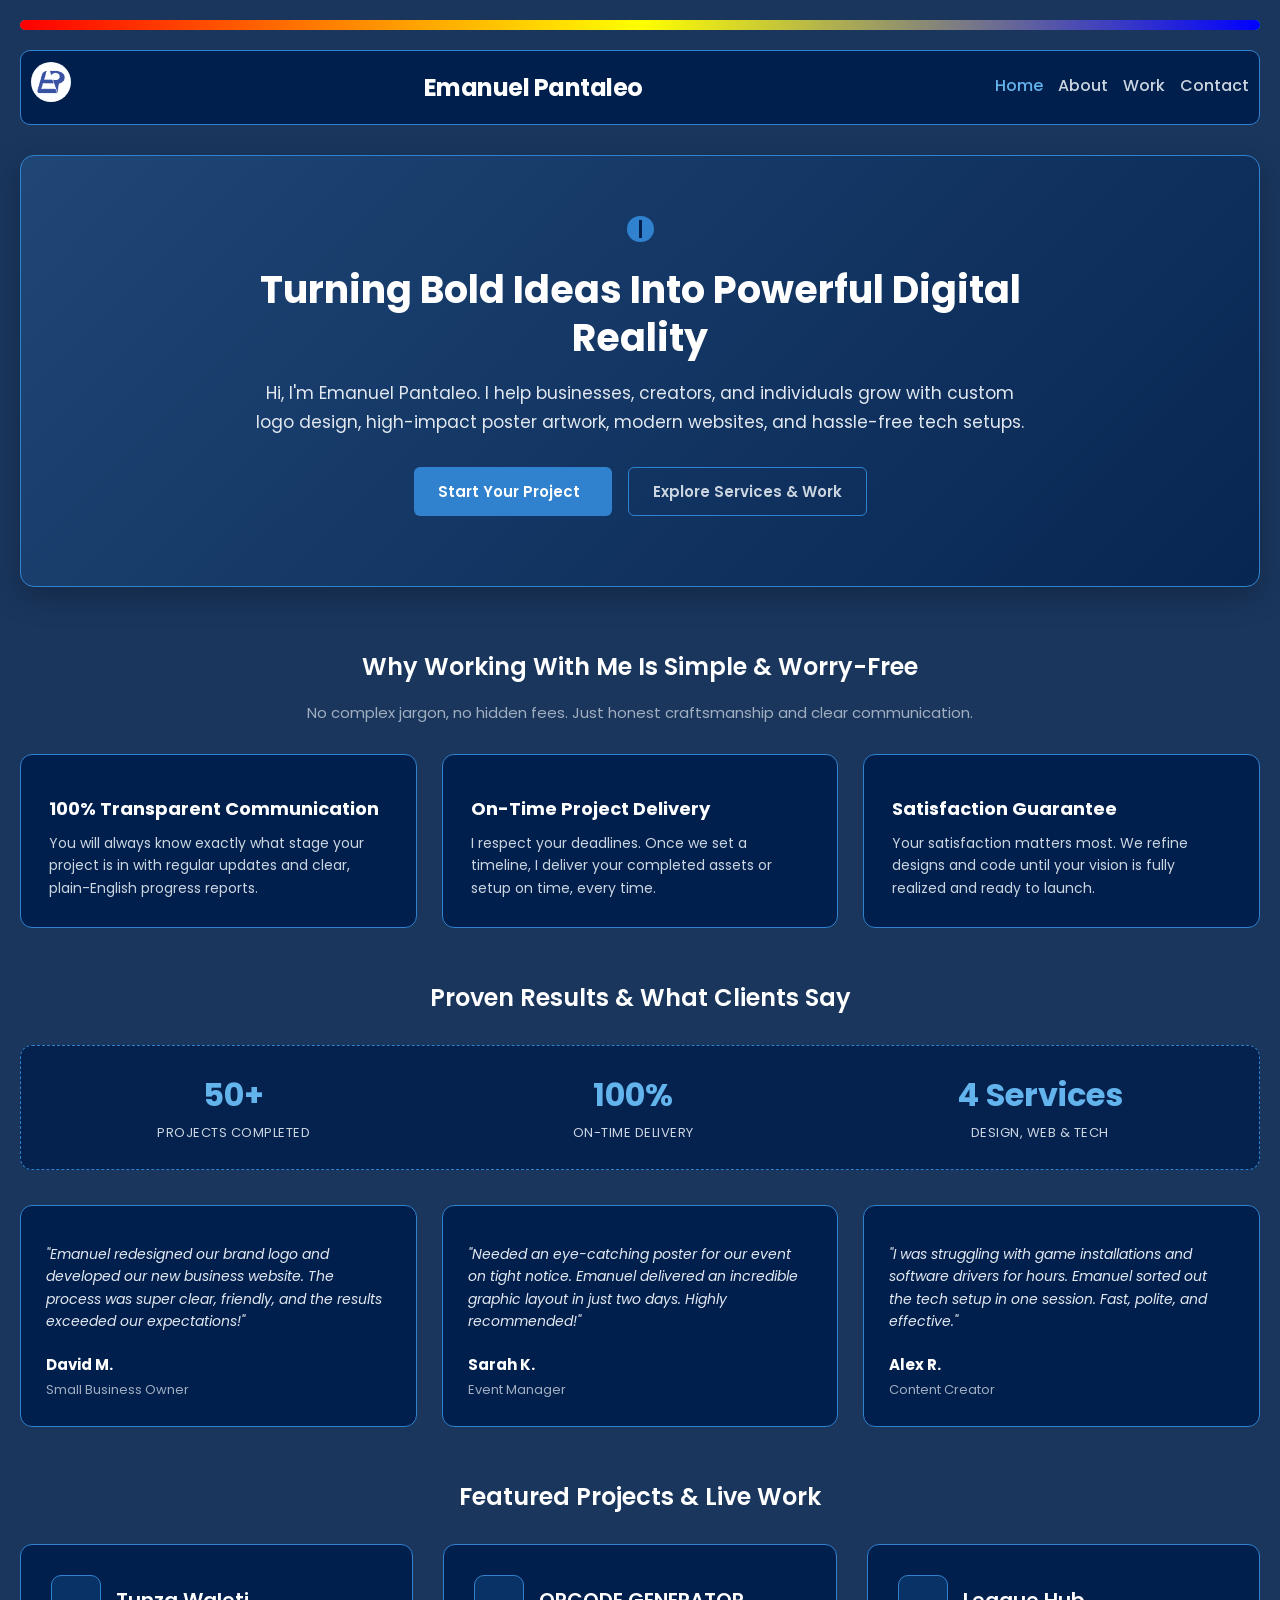
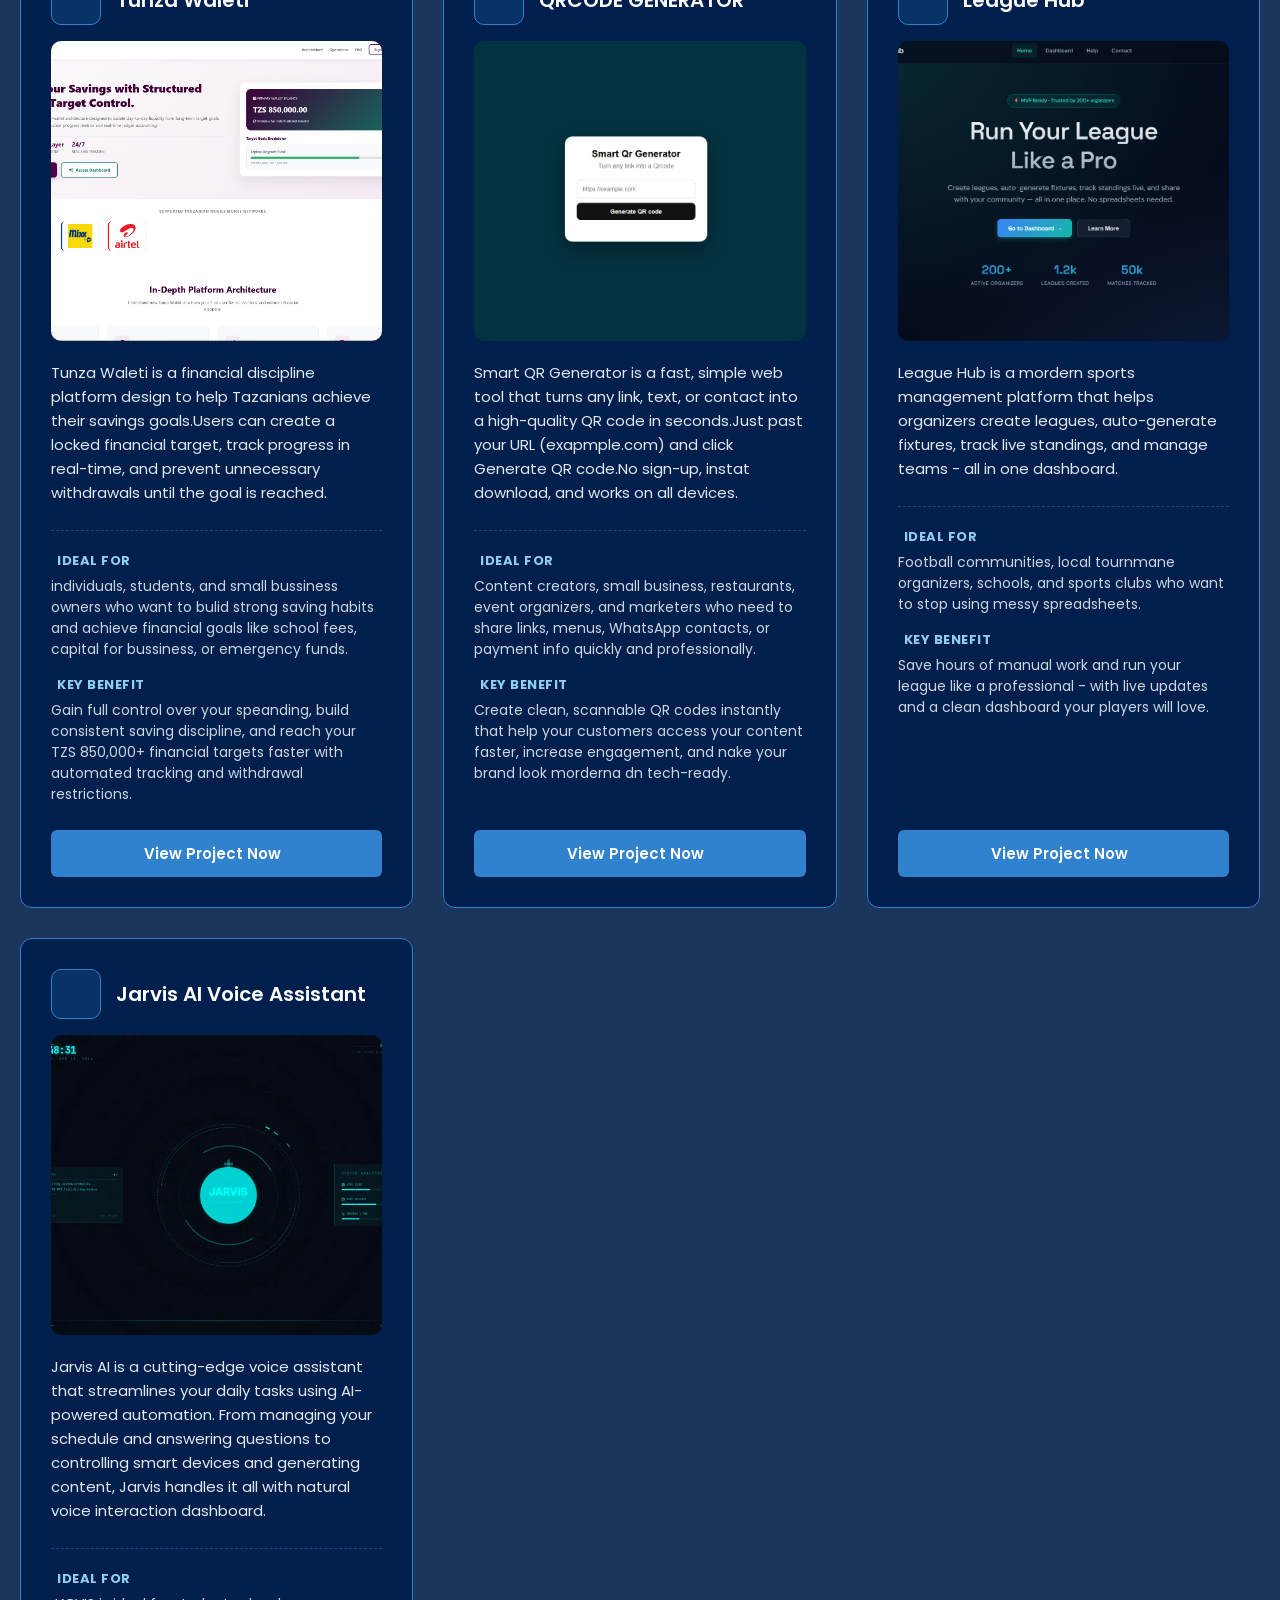
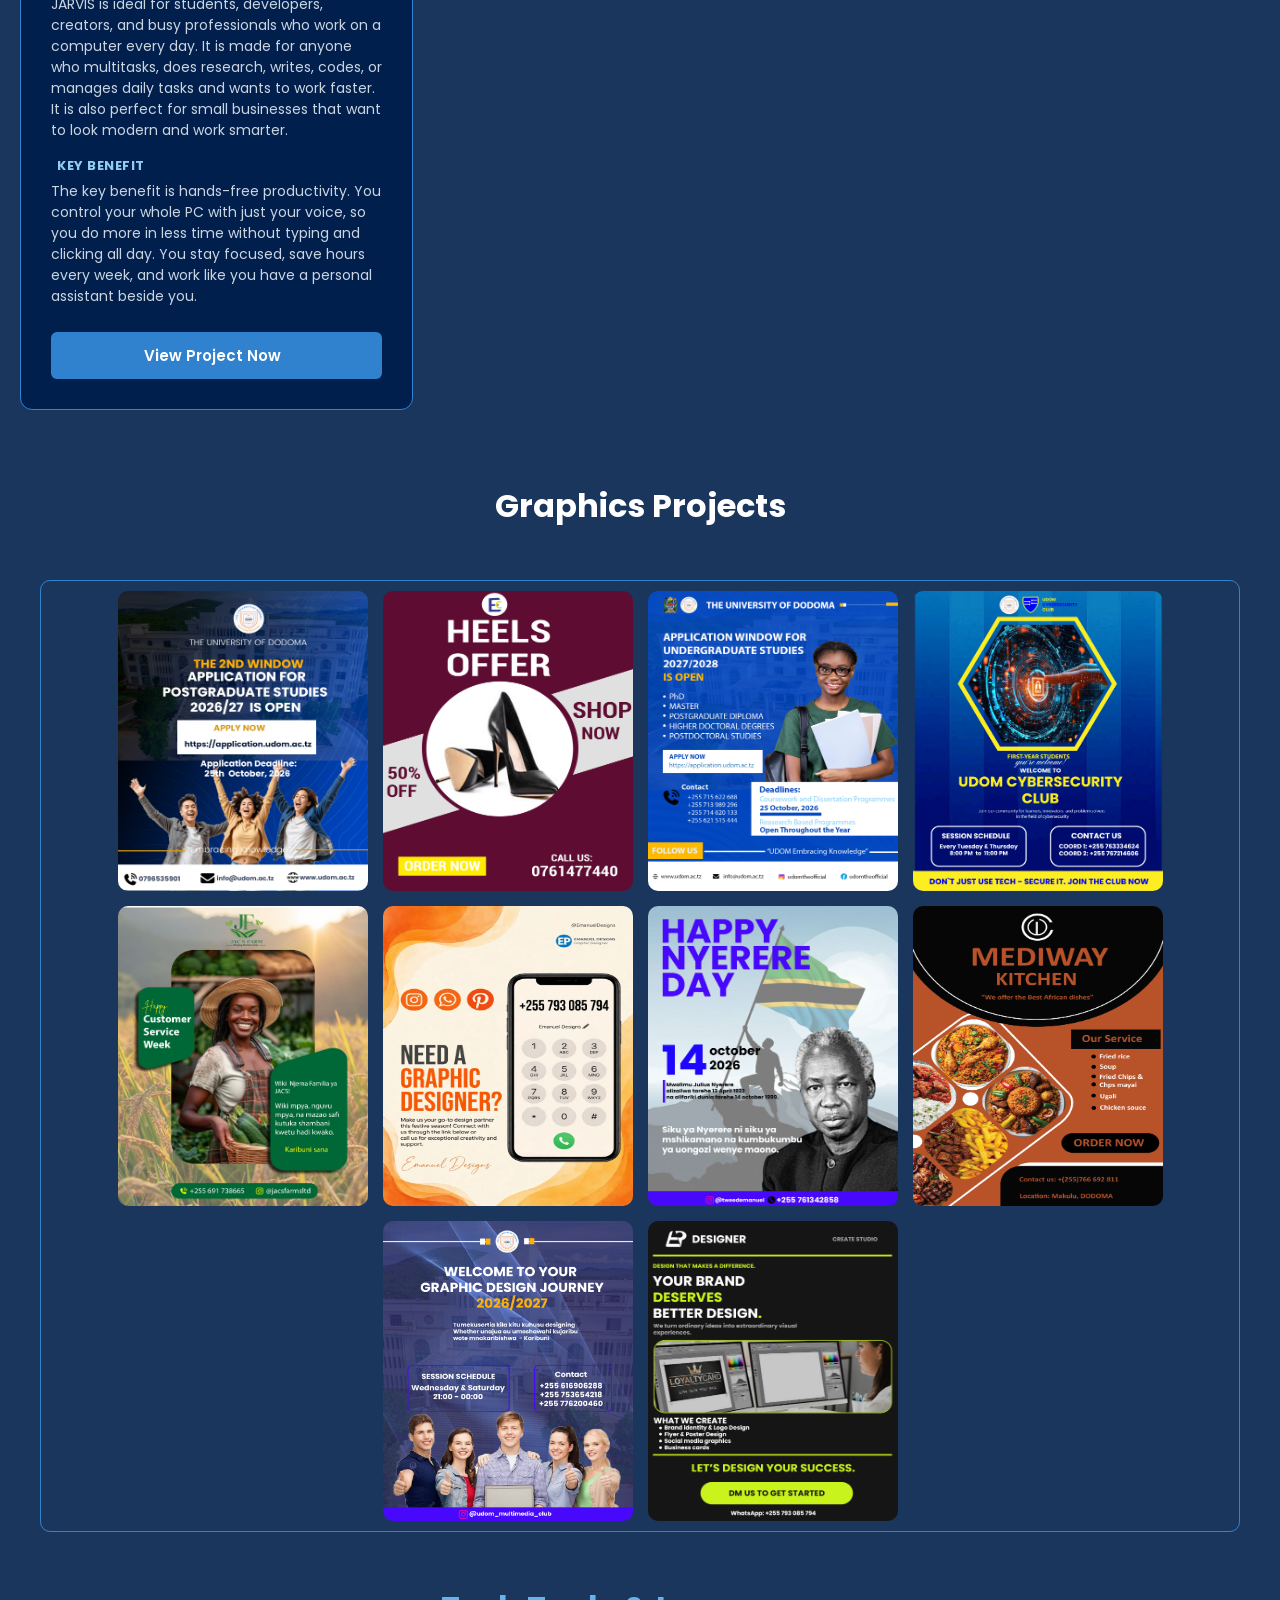
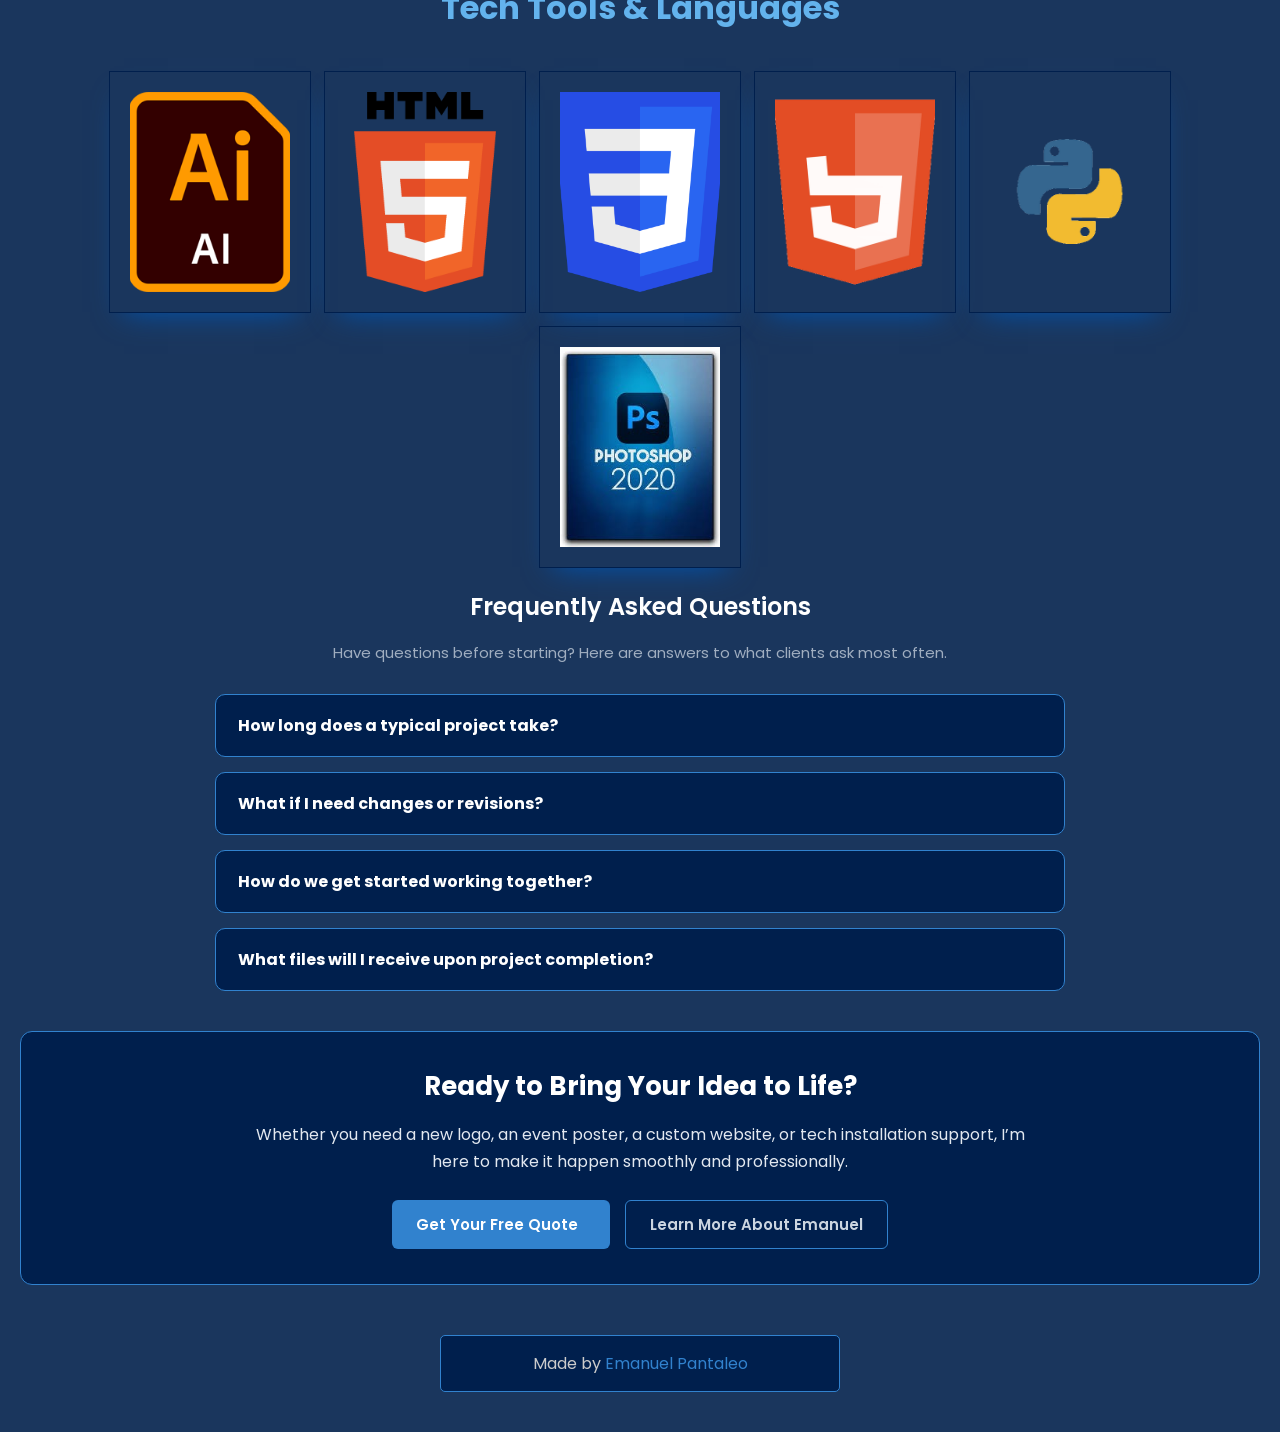
<file: index.html>
<!DOCTYPE html>
<html lang="en">

<head>
    <!-- Google tag (gtag.js) -->
    <script async src="https://www.googletagmanager.com/gtag/js?id=G-T45WWDJSTZ"></script>
    <script>
        window.dataLayer = window.dataLayer || [];
        function gtag() { dataLayer.push(arguments); }
        gtag('js', new Date());

        gtag('config', 'G-T45WWDJSTZ');
    </script>

    <meta charset="UTF-8">
    <meta name="viewport" content="width=device-width, initial-scale=1.0">
    <meta name="description"
        content="Emanuel Pantaleo - Creative Designer & Web Developer offering Brand Logos, Poster Design, Custom Websites, and Tech Setups.">
    <meta name="google-site-verification" content="9YJyQ1XTw_a3k9KIdV8qBuEGfE4kiVlLpHru206mN8c" />
    <title>Emanuel Pantaleo | Home</title>
    <link rel="stylesheet" href="/css/style.css" type="text/css">
    <link rel="icon" href="/assets/icons/panta logo-07.png" type="image/x-icon">
    <link rel="stylesheet" href="https://unicons.iconscout.com/release/v4.0.0/css/line.css">

</head>

<body>
    <!---scroll bar ----->
    <div class="bar">
        <div class="scroll-bar"></div>
    </div>

    <div class="intro-loader">
        <h1 class="name">HOME/</h1>
    </div>

    <!-----scroll up button ------>
    <button id="scrollup" title="Go to up">Up</button>


    <div class="app-container">
        <!-- Header Navigation -->
        <header class="top-bar">
            <div class="logo">
                <a href="/home.html"><img src="/assets/icons/panta logo-01.jpg" loading="lazy" alt="emanuel logo"></a>
            </div>
            <h1 class="logo-title"><a href="/home.html">Emanuel Pantaleo</a></h1>
            <nav>
                <ul class="nav-links">
                    <li><a href="/home.html" class="active">Home</a></li>
                    <li><a href="/pages/about.html">About</a></li>
                    <li><a href="/pages/work.html">Work</a></li>
                    <li><a href="/pages/contact.html">Contact</a></li>
                    <!-- <button class="switch-btn" id="toggle">
                        <i class="uil uil-moon"></i>toggle
                    </button> -->
                </ul>
            </nav>
        </header>

        <!-- Main Content Area -->
        <main class="home-page">

            <!-- 1. HERO SECTION -->
            <section class="home-hero">
                <div class="hero-content">
                    <span class="badge"><i class="uil uil-sparkles"></i>
                        <h4>Welcome to My Portfolio</h4>
                    </span>
                    <h2>Turning Bold Ideas Into Powerful Digital Reality</h2>
                    <p class="hero-subtext">Hi, I'm Emanuel Pantaleo. I help businesses, creators, and individuals grow
                        with custom logo design, high-impact poster artwork, modern websites, and hassle-free tech
                        setups.</p>
                    <div class="hero-cta-buttons">
                        <a href="/pages/contact.html" class="btn btn-primary">Start Your Project <i
                                class="uil uil-arrow-right"></i></a>
                        <a href="/pages/work.html" class="btn btn-secondary">Explore Services &amp; Work</a>
                    </div>
                </div>
            </section>

            <!-- 2. TRUST SECTION -->
            <section class="content-section trust-section">
                <div class="section-header center-header">
                    <i class="uil uil-shield-check section-icon"></i>
                    <h2>Why Working With Me Is Simple &amp; Worry-Free</h2>
                    <p class="section-subtext">No complex jargon, no hidden fees. Just honest craftsmanship and clear
                        communication.</p>
                </div>
                <div class="trust-grid">
                    <div class="trust-card">
                        <div class="trust-icon"><i class="uil uil-comments-alt"></i></div>
                        <h3>100% Transparent Communication</h3>
                        <p>You will always know exactly what stage your project is in with regular updates and clear,
                            plain-English progress reports.</p>
                    </div>
                    <div class="trust-card">
                        <div class="trust-icon"><i class="uil uil-stopwatch"></i></div>
                        <h3>On-Time Project Delivery</h3>
                        <p>I respect your deadlines. Once we set a timeline, I deliver your completed assets or setup on
                            time, every time.</p>
                    </div>
                    <div class="trust-card">
                        <div class="trust-icon"><i class="uil uil-thumbs-up"></i></div>
                        <h3>Satisfaction Guarantee</h3>
                        <p>Your satisfaction matters most. We refine designs and code until your vision is fully
                            realized and ready to launch.</p>
                    </div>
                </div>
            </section>

            <!-- 3. SOCIAL PROOF SECTION -->
            <section class="content-section social-proof-section">
                <div class="section-header center-header">
                    <i class="uil uil-star section-icon"></i>
                    <h2>Proven Results &amp; What Clients Say</h2>
                </div>

                <!-- Stats Bar -->
                <div class="stats-bar">
                    <div class="stat-item">
                        <span class="stat-number">50+</span>
                        <span class="stat-label">Projects Completed</span>
                    </div>
                    <div class="stat-item">
                        <span class="stat-number">100%</span>
                        <span class="stat-label">On-Time Delivery</span>
                    </div>
                    <div class="stat-item">
                        <span class="stat-number">4 Services</span>
                        <span class="stat-label">Design, Web &amp; Tech</span>
                    </div>
                </div>

                <!-- Testimonials Grid -->
                <div class="testimonials-grid">
                    <div class="testimonial-card">
                        <div class="stars"><i class="uil uil-star"></i><i class="uil uil-star"></i><i
                                class="uil uil-star"></i><i class="uil uil-star"></i><i class="uil uil-star"></i></div>
                        <p class="testimonial-text">"Emanuel redesigned our brand logo and developed our new business
                            website. The process was super clear, friendly, and the results exceeded our expectations!"
                        </p>
                        <div class="testimonial-author">
                            <strong>David M.</strong>
                            <span>Small Business Owner</span>
                        </div>
                    </div>

                    <div class="testimonial-card">
                        <div class="stars"><i class="uil uil-star"></i><i class="uil uil-star"></i><i
                                class="uil uil-star"></i><i class="uil uil-star"></i><i class="uil uil-star"></i></div>
                        <p class="testimonial-text">"Needed an eye-catching poster for our event on tight notice.
                            Emanuel delivered an incredible graphic layout in just two days. Highly recommended!"</p>
                        <div class="testimonial-author">
                            <strong>Sarah K.</strong>
                            <span>Event Manager</span>
                        </div>
                    </div>

                    <div class="testimonial-card">
                        <div class="stars"><i class="uil uil-star"></i><i class="uil uil-star"></i><i
                                class="uil uil-star"></i><i class="uil uil-star"></i><i class="uil uil-star"></i></div>
                        <p class="testimonial-text">"I was struggling with game installations and software drivers for
                            hours. Emanuel sorted out the tech setup in one session. Fast, polite, and effective."</p>
                        <div class="testimonial-author">
                            <strong>Alex R.</strong>
                            <span>Content Creator</span>
                        </div>
                    </div>
                </div>
            </section>

            <!---------projects-------------------->
            <section class="content-section services-section">
                <div class="section-header center-header">
                    <i class="uil uil-star section-icon"></i>
                    <h2>Featured Projects &amp; Live Work</h2>
                </div>

                <div class="services-grid">
                    <!-------project 1-------------->
                    <div class="service-card">
                        <div class="service-header">
                            <div class="service-icon"><i class="uil uil-palette"></i></div>
                            <h3>Tunza Waleti</h3>
                        </div>

                        <img class="serivce-img" src="/assets/images/tunza waleti image.png" alt="">

                        <p class="service-description">Tunza Waleti is a financial discipline platform design to help
                            Tazanians achieve their savings goals.Users can create a locked financial target, track
                            progress in real-time, and prevent unnecessary withdrawals until the goal is reached.</p>

                        <div class="service-details">
                            <div class="detail-group">
                                <h4><i class="uil uil-users-alt"></i> Ideal For</h4>
                                <p>individuals, students, and small bussiness owners who want to bulid strong saving
                                    habits and achieve financial goals like school fees, capital for bussiness, or
                                    emergency funds.</p>
                            </div>
                            <div class="detail-group">
                                <h4><i class="uil uil-check-circle"></i> Key Benefit</h4>
                                <p>Gain full control over your speanding, build consistent saving discipline, and reach
                                    your TZS 850,000+ financial targets faster with automated tracking and withdrawal
                                    restrictions.</p>
                            </div>
                        </div>
                        <div class="service-footer">
                            <a href="http://tunzawaleti.infinityfree.me" target="_blank" class="btn btn-primary">View
                                Project Now<i class="uil uil-arrow-right"></i></a>
                        </div>
                    </div>

                    <!----project 2--------->
                    <div class="service-card">
                        <div class="service-header">
                            <div class="service-icon"><i class="uil uil-palette"></i></div>
                            <h3>QRCODE GENERATOR </h3>
                        </div>

                        <img class="serivce-img" src="/assets/images/qrcode image.png" alt="">

                        <p class="service-description">Smart QR Generator is a fast, simple web tool that turns any
                            link, text, or contact into a high-quality QR code in seconds.Just past your URL
                            (exapmple.com) and click Generate QR code.No sign-up, instat download, and works on all
                            devices.</p>

                        <div class="service-details">
                            <div class="detail-group">
                                <h4><i class="uil uil-users-alt"></i> Ideal For</h4>
                                <p>Content creators, small business, restaurants, event organizers, and marketers who
                                    need to share links, menus, WhatsApp contacts, or payment info quickly and
                                    professionally.</p>
                            </div>
                            <div class="detail-group">
                                <h4><i class="uil uil-check-circle"></i> Key Benefit</h4>
                                <p>Create clean, scannable QR codes instantly that help your customers access your
                                    content faster, increase engagement, and nake your brand look morderna dn
                                    tech-ready.</p>
                            </div>
                        </div>
                        <div class="service-footer">
                            <a href="/pages/qrcode.html" target="_blank" class="btn btn-primary">View Project Now <i
                                    class="uil uil-arrow-right"></i></a>
                        </div>
                    </div>
                    <!----project 3--------->
                    <div class="service-card">
                        <div class="service-header">
                            <div class="service-icon"><i class="uil uil-palette"></i></div>
                            <h3>League Hub</h3>
                        </div>

                        <img class="serivce-img" src="/assets/images/leaguehub image.png" alt="">

                        <p class="service-description">League Hub is a mordern sports management platform that helps
                            organizers create leagues, auto-generate fixtures, track live standings, and manage teams -
                            all in one dashboard.</p>

                        <div class="service-details">
                            <div class="detail-group">
                                <h4><i class="uil uil-users-alt"></i> Ideal For</h4>
                                <p>Football communities, local tournmane organizers, schools, and sports clubs who want
                                    to stop using messy spreadsheets.</p>
                            </div>
                            <div class="detail-group">
                                <h4><i class="uil uil-check-circle"></i> Key Benefit</h4>
                                <p>Save hours of manual work and run your league like a professional - with live updates
                                    and a clean dashboard your players will love.</p>
                            </div>
                        </div>
                        <div class="service-footer">
                            <a href="https://leaguehub-league.netlify.app" target="_blank" class="btn btn-primary">View
                                Project Now <i class="uil uil-arrow-right"></i></a>
                        </div>
                    </div>
                    <!----project 3--------->
                    <div class="service-card">
                        <div class="service-header">
                            <div class="service-icon"><i class="uil uil-palette"></i></div>
                            <h3>Jarvis AI Voice Assistant</h3>
                        </div>

                        <img class="serivce-img" src="assets/images/jarvis-wallpaper.png" alt="Jarvis">

                        <p class="service-description">Jarvis AI is a cutting-edge voice assistant that streamlines
                            your
                            daily tasks using AI-powered automation. From managing your schedule and answering questions
                            to controlling smart devices and generating content, Jarvis handles it all with natural
                            voice interaction dashboard.</p>

                        <div class="service-details">
                            <div class="detail-group">
                                <h4><i class="uil uil-users-alt"></i> Ideal For</h4>
                                <p>JARVIS is ideal for students, developers, creators, and busy professionals who work
                                    on a computer every day. It is made for anyone who multitasks, does research,
                                    writes, codes, or manages daily tasks and wants to work faster. It is also perfect
                                    for small businesses that want to look modern and work smarter.</p>
                            </div>
                            <div class="detail-group">
                                <h4><i class="uil uil-check-circle"></i> Key Benefit</h4>
                                <p>The key benefit is hands-free productivity. You control your whole PC with just your
                                    voice, so you do more in less time without typing and clicking all day. You stay
                                    focused, save hours every week, and work like you have a personal assistant beside
                                    you.</p>
                            </div>
                        </div>
                        <div class="service-footer">
                            <a href="https://github.com/wizzyindustry/jarvis/" target="_blank"
                                class="btn btn-primary">View
                                Project Now <i class="uil uil-arrow-right"></i></a>
                        </div>
                    </div>
                </div>
            </section>


            <!-----Graphics filter gallary ------>
            <div class="gallary-body-container" id="graphics">
                <div class="section-header center-header">
                    <i class="uil uil-shield-check section-icon"></i>
                    <!-- <i class="uil uil-star section-icon"></i>
                    <h2>Featured Projects &amp; Live Work</h2> -->
                    <h1>Graphics Projects</h1>
                </div>

                <div class="gallary-body">
                    <div class="gallary-img">
                        <img src="/assets/images/angle-application-window.jpg" loading="lazy" alt="">
                    </div>
                    <div class="gallary-img">
                        <img src="/assets/images/edinas posters.png" loading="lazy" alt="">
                    </div>
                    <div class="gallary-img">
                        <img src="/assets/images/welcome 1st year.jpg" loading="lazy" alt="">
                    </div>
                    <div class="gallary-img">
                        <img src="/assets/images/welcome to cyber club poster.png" loading="lazy" alt="">
                    </div>
                    <div class="gallary-img">
                        <img src="/assets/images/happy customer week.jpg" loading="lazy" alt="">
                    </div>
                    <div class="gallary-img">
                        <img src="/assets/images/need graphic designer.jpg" loading="lazy" alt="">
                    </div>
                    <div class="gallary-img">
                        <img src="/assets/images/nyerere day poster.jpg" loading="lazy" alt="">
                    </div>
                    <div class="gallary-img">
                        <img src="/assets/images/witness flyer.png" loading="lazy" alt="">
                    </div>
                    <div class="gallary-img">
                        <img src="/assets/images/3rd nov 2026@3x.jpg" loading="lazy" alt="">
                    </div>
                    <div class="gallary-img">
                        <img src="/assets/images/4th nov 2026.png" loading="lazy" alt="">
                    </div>
                </div>
            </div>

            <!----Graphics end---->
            <div class="section-header center-header">
                <i class="uil uil-shield-check section-icon"></i>
                <!-- <i class="uil uil-star section-icon"></i>
                    <h2>Featured Projects &amp; Live Work</h2> -->
                <h1>Tech Tools &amp; Languages</h1>
            </div>
            <div class="cards">
                <div class="card">
                    <img src="assets/images/ai 1 (1).png" loading="lazy" alt="">

                    <i class="line top"></i>
                    <i class="line right"></i>
                    <i class="line bottom"></i>
                    <i class="line left"></i>
                </div>
                <!-- <div class="card">
                    <img src="assets/images/c++ 1 (1).png" alt="">

                    <i class="line top"></i>
                    <i class="line right"></i>
                    <i class="line bottom"></i>
                    <i class="line left"></i>
                </div> -->
                <div class="card">
                    <img src="assets/images/html 1 (1).png" loading="lazy" alt="">

                    <i class="line top"></i>
                    <i class="line right"></i>
                    <i class="line bottom"></i>
                    <i class="line left"></i>
                </div>
                <div class="card">
                    <img src="assets/images/css 1.png" loading="lazy" alt="">

                    <i class="line top"></i>
                    <i class="line right"></i>
                    <i class="line bottom"></i>
                    <i class="line left"></i>
                </div>
                <div class="card">
                    <img src="assets/images/gif 1 (1).gif" loading="lazy" alt="">

                    <i class="line top"></i>
                    <i class="line right"></i>
                    <i class="line bottom"></i>
                    <i class="line left"></i>
                </div>
                <div class="card">
                    <img src="assets/images/pyhon 1 (1).gif" loading="lazy" alt="">

                    <i class="line top"></i>
                    <i class="line right"></i>
                    <i class="line bottom"></i>
                    <i class="line left"></i>
                </div>
                <div class="card">
                    <img src="assets/images/ps 1.jpg" loading="lazy" alt="">

                    <i class="line top"></i>
                    <i class="line right"></i>
                    <i class="line bottom"></i>
                    <i class="line left"></i>
                </div>
            </div>

            <!-- 4. FAQ SECTION -->
            <section class="content-section faq-section">
                <div class="section-header center-header">
                    <i class="uil uil-question-circle section-icon"></i>
                    <h2>Frequently Asked Questions</h2>
                    <p class="section-subtext">Have questions before starting? Here are answers to what clients ask most
                        often.</p>
                </div>

                <div class="faq-list">
                    <details class="faq-item">
                        <summary><strong>How long does a typical project take?</strong> <i
                                class="uil uil-angle-down faq-arrow"></i></summary>
                        <p>Turnaround depends on the service. Logo and poster designs usually take 2 to 4 business days.
                            Tech setup sessions are often completed within 24 hours. Full web design projects typically
                            take 1 to 3 weeks based on project size.</p>
                    </details>

                    <details class="faq-item">
                        <summary><strong>What if I need changes or revisions?</strong> <i
                                class="uil uil-angle-down faq-arrow"></i></summary>
                        <p>Every design and web project includes revision rounds. We review drafts together and adjust
                            colors, fonts, or layouts until you are completely confident with the final result.</p>
                    </details>

                    <details class="faq-item">
                        <summary><strong>How do we get started working together?</strong> <i
                                class="uil uil-angle-down faq-arrow"></i></summary>
                        <p>It's easy! Simply click "Start Your Project", fill out the short contact form with your
                            ideas, and I will reply within 24 hours with clear next steps and a free estimate.</p>
                    </details>

                    <details class="faq-item">
                        <summary><strong>What files will I receive upon project completion?</strong> <i
                                class="uil uil-angle-down faq-arrow"></i></summary>
                        <p>For design work, you will receive full high-resolution print files (PDF, EPS) and digital
                            assets (PNG, SVG). For web projects, you get full ownership of your clean code and live
                            website files.</p>
                    </details>
                </div>
            </section>

            <!-- 5. FINAL CALL TO ACTION SECTION -->
            <section class="content-section cta-section">
                <div class="cta-card">
                    <h2>Ready to Bring Your Idea to Life?</h2>
                    <p>Whether you need a new logo, an event poster, a custom website, or tech installation support, I’m
                        here to make it happen smoothly and professionally.</p>
                    <div class="cta-actions">
                        <a href="/pages/contact.html" class="btn btn-primary">Get Your Free Quote <i
                                class="uil uil-arrow-right"></i></a>
                        <a href="/pages/about.html" class="btn btn-secondary">Learn More About Emanuel</a>
                    </div>
                </div>
            </section>

        </main>

        <!-- Footer -->
        <footer class="footer">
            <p>Made by <a href="#" class="footer-link">Emanuel Pantaleo
                    <span class="tooltip-box">
                        Thanks for view my portfolio
                    </span>
                </a></p>
        </footer>
    </div>


    <script>
        //button toggle action
        // const btn = document.getElementById("toggle");

        // if (localStorage.getItem("them") === "dark") {
        //     document.body.classList.add("dark");
        //     btn.firstElementChild.classList.replace("uil-moon", "uil-sun");
        // } else {
        //     btn.firstElementChild.classList.replace("uil-sun", "uil-moon");
        // }

        // btn.onclick = () => {
        //     document.body.classList.toggle("dark");
        //     if (document.body.classList.contains("dark")) {
        //         localStorage.setItem("them", "dark");
        //         btn.firstElementChild.classList.replace("uil-moon", "uil-sun");
        //     } else {
        //         localStorage.setItem("them", "light");
        //         btn.firstElementChild.classList.replace("uil-sun", "uil-moon");
        //     }
        // };

        //loading page animation
        // window.addEventListener("load", () => {

        //     const name = document.querySelector(".name");
        //     const intro = document.querySelector(".intro-loader");

        //     setTimeout(() => {
        //         name.style.opacity = "1";
        //         name.style.transform = "translateY(0)";
        //     }, 300);

        //     setTimeout(() => {
        //         intro.style.top = "-100%";
        //     }, 2000);

        // });
    </script>

    <!-----scroll up button script----->
    <script>
        const scrollup = document.getElementById("scrollup");

        //show the button when scrolling down 100px
        window.addEventListener("scroll", () => {
            if (document.body.scrollTop > 100 || document.documentElement.scrollTop > 100) {
                scrollup.style.display = "block";
            } else {
                scrollup.style.display = "none";
            }
        });

        //scroll to top smothly
        scrollup.addEventListener("click", () => {
            window.scrollTo({
                top: 0,
                behavior: "smooth"
            });
        });
    </script>
    <script src="/js/loader.js"></script>
</body>

</html>
</file>
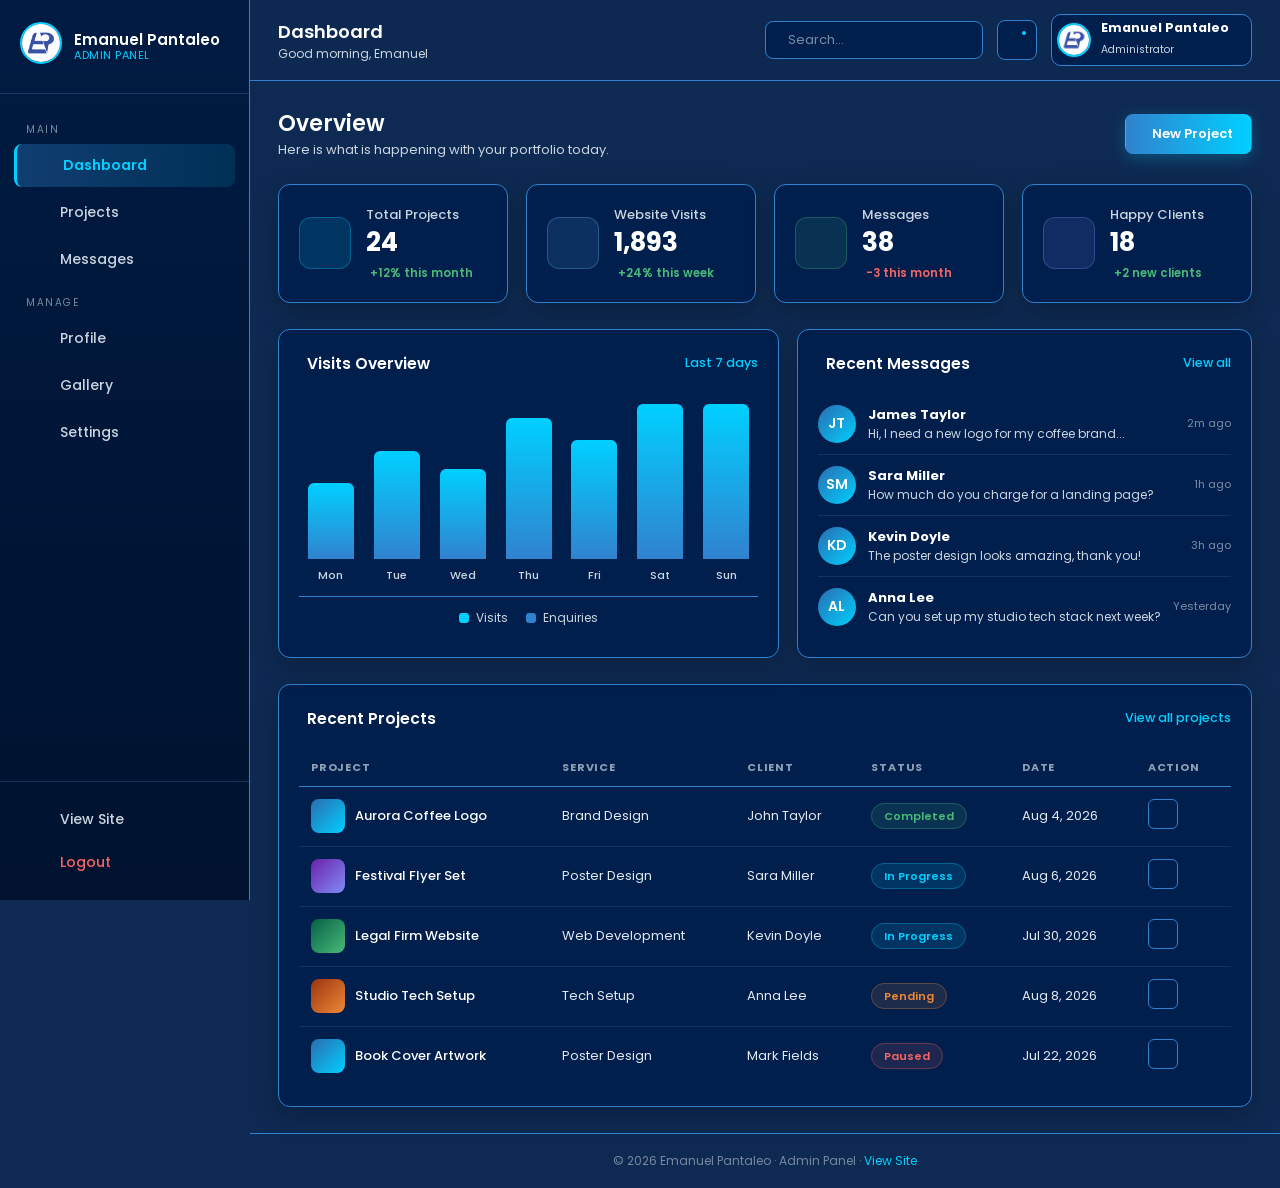
<file: admin/dashboard.html>
<!DOCTYPE html>
<html lang="en">

<head>
    <!-- Google tag (gtag.js) -->
    <script async src="https://www.googletagmanager.com/gtag/js?id=G-T45WWDJSTZ"></script>
    <script>
        window.dataLayer = window.dataLayer || [];
        function gtag() { dataLayer.push(arguments); }
        gtag('js', new Date());

        gtag('config', 'G-T45WWDJSTZ');
    </script>

    <meta charset="UTF-8">
    <meta name="viewport" content="width=device-width, initial-scale=1.0">
    <meta name="description" content="Emanuel Pantaleo - Admin Dashboard">
    <title>Dashboard | Emanuel Pantaleo</title>
    <link rel="stylesheet" href="/css/admin.css" type="text/css">
    <link rel="icon" href="/assets/icons/panta logo-07.png" type="image/x-icon">
    <link rel="stylesheet" href="https://unicons.iconscout.com/release/v4.0.0/css/line.css">


</head>

<body>

    <!-- Sidebar -->
    <div class="sidebar-backdrop" id="sidebarBackdrop"></div>
    <aside class="sidebar" id="sidebar">
        <div class="sidebar-brand">
            <a href="/index.html"><img src="/assets/icons/panta logo-01.jpg" loading="lazy" alt="emanuel logo"></a>
            <h2>Emanuel Pantaleo <span>Admin Panel</span></h2>
        </div>

        <nav class="sidebar-nav">
            <p class="nav-section-title">Main</p>
            <a href="/admin/dashboard.html" class="active"><i class="uil uil-estate"></i>Dashboard</a>
            <a href="/pages/work.html"><i class="uil uil-briefcase-alt"></i>Projects</a>
            <a href="/pages/contact.html"><i class="uil uil-envelope"></i>Messages</a>
            <p class="nav-section-title">Manage</p>
            <a href="/pages/about.html"><i class="uil uil-user"></i>Profile</a>
            <a href="/pages/gallary.html"><i class="uil uil-image-v"></i>Gallery</a>
            <a href="/admin/settings.html"><i class="uil uil-setting"></i>Settings</a>
        </nav>

        <div class="sidebar-footer">
            <a href="/index.html"><i class="uil uil-globe"></i>View Site</a>
            <a href="/index.html" class="logout" id="logoutBtn"><i class="uil uil-sign-out-alt"></i>Logout</a>
        </div>
    </aside>

    <!-- Main -->
    <div class="main-area">
        <header class="topbar">
            <div class="topbar-title">
                <button class="menu-btn" id="menuBtn"><i class="uil uil-bars"></i></button>
                <h3>Dashboard</h3>
                <p>Welcome back, Emanuel</p>
            </div>
            <div class="topbar-actions">
                <div class="topbar-search">
                    <i class="uil uil-search"></i>
                    <input type="search" placeholder="Search...">
                </div>
                <button class="icon-btn" title="Notifications">
                    <i class="uil uil-bell"></i>
                    <span class="dot"></span>
                </button>
                <div class="admin-user">
                    <img src="/assets/icons/panta logo-01.jpg" alt="admin avatar">
                    <div class="admin-user-info">
                        <b>Emanuel Pantaleo</b>
                        <span>Administrator</span>
                    </div>
                    <i class="uil uil-angle-down"></i>
                </div>
            </div>
        </header>

        <main class="admin-content">
            <!-- Page Header -->
            <div class="page-header">
                <div>
                    <h2>Overview</h2>
                    <p>Here is what is happening with your portfolio today.</p>
                </div>
                <button class="btn btn-primary" onclick="showToast('New project created successfully')"><i
                        class="uil uil-plus"></i>New Project</button>
            </div>

            <!-- Stats -->
            <section class="stats-grid">
                <div class="stat-card">
                    <div class="stat-icon cyan"><i class="uil uil-briefcase-alt"></i></div>
                    <div class="stat-info">
                        <h4>Total Projects</h4>
                        <p class="stat-value" data-count="24">0</p>
                        <span class="stat-trend up"><i class="uil uil-arrow-up"></i>+12% this month</span>
                    </div>
                </div>
                <div class="stat-card">
                    <div class="stat-icon blue"><i class="uil uil-eye"></i></div>
                    <div class="stat-info">
                        <h4>Website Visits</h4>
                        <p class="stat-value" data-count="1893">0</p>
                        <span class="stat-trend up"><i class="uil uil-arrow-up"></i>+24% this week</span>
                    </div>
                </div>
                <div class="stat-card">
                    <div class="stat-icon green"><i class="uil uil-envelope"></i></div>
                    <div class="stat-info">
                        <h4>Messages</h4>
                        <p class="stat-value" data-count="38">0</p>
                        <span class="stat-trend down"><i class="uil uil-arrow-down"></i>-3 this month</span>
                    </div>
                </div>
                <div class="stat-card">
                    <div class="stat-icon purple"><i class="uil uil-users-alt"></i></div>
                    <div class="stat-info">
                        <h4>Happy Clients</h4>
                        <p class="stat-value" data-count="18">0</p>
                        <span class="stat-trend up"><i class="uil uil-arrow-up"></i>+2 new clients</span>
                    </div>
                </div>
            </section>

            <!-- Charts + Messages -->
            <div class="dash-grid">
                <div class="section-card">
                    <div class="section-card-header">
                        <h3><i class="uil uil-chart"></i>Visits Overview</h3>
                        <a class="link-more" href="#">Last 7 days</a>
                    </div>
                    <div class="chart-bars" id="visitsChart">
                        <div class="chart-bar-wrap">
                            <div class="chart-bar" style="height:42%"></div><span class="chart-bar-label">Mon</span>
                        </div>
                        <div class="chart-bar-wrap">
                            <div class="chart-bar" style="height:60%"></div><span class="chart-bar-label">Tue</span>
                        </div>
                        <div class="chart-bar-wrap">
                            <div class="chart-bar" style="height:50%"></div><span class="chart-bar-label">Wed</span>
                        </div>
                        <div class="chart-bar-wrap">
                            <div class="chart-bar" style="height:78%"></div><span class="chart-bar-label">Thu</span>
                        </div>
                        <div class="chart-bar-wrap">
                            <div class="chart-bar" style="height:66%"></div><span class="chart-bar-label">Fri</span>
                        </div>
                        <div class="chart-bar-wrap">
                            <div class="chart-bar" style="height:88%"></div><span class="chart-bar-label">Sat</span>
                        </div>
                        <div class="chart-bar-wrap">
                            <div class="chart-bar" style="height:100%"></div><span class="chart-bar-label">Sun</span>
                        </div>
                    </div>
                    <div class="chart-legend">
                        <span class="legend-item"><span class="legend-color"
                                style="background:#00d0ff"></span>Visits</span>
                        <span class="legend-item"><span class="legend-color"
                                style="background:#3182ce"></span>Enquiries</span>
                    </div>
                </div>

                <div class="section-card">
                    <div class="section-card-header">
                        <h3><i class="uil uil-envelope"></i>Recent Messages</h3>
                        <a class="link-more" href="/pages/contact.html">View all</a>
                    </div>
                    <div class="msg-list">
                        <div class="msg-item">
                            <div class="msg-avatar">JT</div>
                            <div class="msg-body">
                                <b>James Taylor</b>
                                <p>Hi, I need a new logo for my coffee brand...</p>
                            </div>
                            <span class="msg-time">2m ago</span>
                        </div>
                        <div class="msg-item">
                            <div class="msg-avatar">SM</div>
                            <div class="msg-body">
                                <b>Sara Miller</b>
                                <p>How much do you charge for a landing page?</p>
                            </div>
                            <span class="msg-time">1h ago</span>
                        </div>
                        <div class="msg-item">
                            <div class="msg-avatar">KD</div>
                            <div class="msg-body">
                                <b>Kevin Doyle</b>
                                <p>The poster design looks amazing, thank you!</p>
                            </div>
                            <span class="msg-time">3h ago</span>
                        </div>
                        <div class="msg-item">
                            <div class="msg-avatar">AL</div>
                            <div class="msg-body">
                                <b>Anna Lee</b>
                                <p>Can you set up my studio tech stack next week?</p>
                            </div>
                            <span class="msg-time">Yesterday</span>
                        </div>
                    </div>
                </div>
            </div>

            <!-- Recent Projects -->
            <div class="section-card">
                <div class="section-card-header">
                    <h3><i class="uil uil-briefcase-alt"></i>Recent Projects</h3>
                    <a class="link-more" href="/pages/work.html">View all projects</a>
                </div>
                <div class="table-wrap">
                    <table class="data-table">
                        <thead>
                            <tr>
                                <th>Project</th>
                                <th>Service</th>
                                <th>Client</th>
                                <th>Status</th>
                                <th>Date</th>
                                <th>Action</th>
                            </tr>
                        </thead>
                        <tbody>
                            <tr>
                                <td>
                                    <div class="project-name">
                                        <span class="project-thumb"><i class="uil uil-palette"></i></span>
                                        Aurora Coffee Logo
                                    </div>
                                </td>
                                <td>Brand Design</td>
                                <td>John Taylor</td>
                                <td><span class="status-badge completed">Completed</span></td>
                                <td>Aug 4, 2026</td>
                                <td><button class="table-action"><i class="uil uil-eye"></i></button></td>
                            </tr>
                            <tr>
                                <td>
                                    <div class="project-name">
                                        <span class="project-thumb alt"><i class="uil uil-image"></i></span>
                                        Festival Flyer Set
                                    </div>
                                </td>
                                <td>Poster Design</td>
                                <td>Sara Miller</td>
                                <td><span class="status-badge progress">In Progress</span></td>
                                <td>Aug 6, 2026</td>
                                <td><button class="table-action"><i class="uil uil-eye"></i></button></td>
                            </tr>
                            <tr>
                                <td>
                                    <div class="project-name">
                                        <span class="project-thumb alt2"><i class="uil uil-browser"></i></span>
                                        Legal Firm Website
                                    </div>
                                </td>
                                <td>Web Development</td>
                                <td>Kevin Doyle</td>
                                <td><span class="status-badge progress">In Progress</span></td>
                                <td>Jul 30, 2026</td>
                                <td><button class="table-action"><i class="uil uil-eye"></i></button></td>
                            </tr>
                            <tr>
                                <td>
                                    <div class="project-name">
                                        <span class="project-thumb alt3"><i class="uil uil-desktop"></i></span>
                                        Studio Tech Setup
                                    </div>
                                </td>
                                <td>Tech Setup</td>
                                <td>Anna Lee</td>
                                <td><span class="status-badge pending">Pending</span></td>
                                <td>Aug 8, 2026</td>
                                <td><button class="table-action"><i class="uil uil-eye"></i></button></td>
                            </tr>
                            <tr>
                                <td>
                                    <div class="project-name">
                                        <span class="project-thumb"><i class="uil uil-palette"></i></span>
                                        Book Cover Artwork
                                    </div>
                                </td>
                                <td>Poster Design</td>
                                <td>Mark Fields</td>
                                <td><span class="status-badge paused">Paused</span></td>
                                <td>Jul 22, 2026</td>
                                <td><button class="table-action"><i class="uil uil-eye"></i></button></td>
                            </tr>
                        </tbody>
                    </table>
                </div>
            </div>

        </main>

        <footer class="admin-footer">
            &copy; 2026 Emanuel Pantaleo &middot; Admin Panel &middot; <a href="/index.html">View Site</a>
        </footer>
    </div>

    <div class="toast" id="toast"><i class="uil uil-check-circle"></i><span id="toastText">Saved</span></div>

    <script src="/js/admin.js"></script>
</body>

</html>
</file>
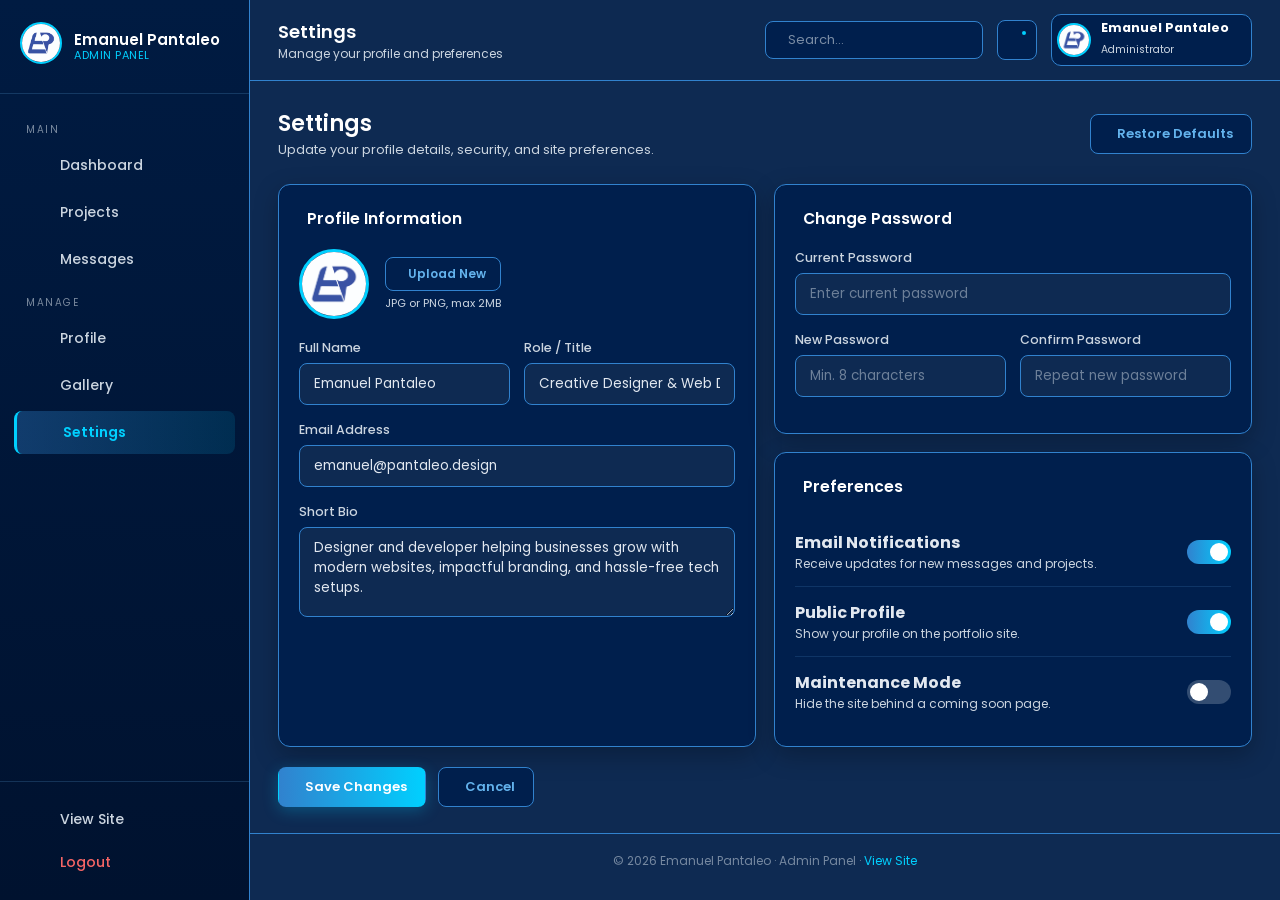
<file: admin/settings.html>
<!DOCTYPE html>
<html lang="en">

<head>
    <!-- Google tag (gtag.js) -->
    <script async src="https://www.googletagmanager.com/gtag/js?id=G-T45WWDJSTZ"></script>
    <script>
        window.dataLayer = window.dataLayer || [];
        function gtag() { dataLayer.push(arguments); }
        gtag('js', new Date());

        gtag('config', 'G-T45WWDJSTZ');
    </script>

    <meta charset="UTF-8">
    <meta name="viewport" content="width=device-width, initial-scale=1.0">
    <meta name="description" content="Emanuel Pantaleo - Admin Settings">
    <title>Settings | Emanuel Pantaleo</title>
    <link rel="stylesheet" href="/css/admin.css" type="text/css">
    <link rel="icon" href="/assets/icons/panta logo-07.png" type="image/x-icon">
    <link rel="stylesheet" href="https://unicons.iconscout.com/release/v4.0.0/css/line.css">


</head>

<body>
    <!-- ================= SIDEBAR ================= -->
    <div class="sidebar-backdrop" id="sidebarBackdrop"></div>
    <aside class="sidebar" id="sidebar">
        <div class="sidebar-brand">
            <a href="/index.html"><img src="/assets/icons/panta logo-01.jpg" loading="lazy" alt="emanuel logo"></a>
            <h2>Emanuel Pantaleo <span>Admin Panel</span></h2>
        </div>

        <nav class="sidebar-nav">
            <p class="nav-section-title">Main</p>
            <a href="/admin/dashboard.html"><i class="uil uil-estate"></i>Dashboard</a>
            <a href="/pages/work.html"><i class="uil uil-briefcase-alt"></i>Projects</a>
            <a href="/pages/contact.html"><i class="uil uil-envelope"></i>Messages</a>
            <p class="nav-section-title">Manage</p>
            <a href="/pages/about.html"><i class="uil uil-user"></i>Profile</a>
            <a href="/pages/gallary.html"><i class="uil uil-image-v"></i>Gallery</a>
            <a href="/admin/settings.html" class="active"><i class="uil uil-setting"></i>Settings</a>
        </nav>

        <div class="sidebar-footer">
            <a href="/index.html"><i class="uil uil-globe"></i>View Site</a>
            <a href="/index.html" class="logout" id="logoutBtn"><i class="uil uil-sign-out-alt"></i>Logout</a>
        </div>
    </aside>

    <!-- ================= MAIN ================= -->
    <div class="main-area">
        <header class="topbar">
            <div class="topbar-title">
                <button class="menu-btn" id="menuBtn"><i class="uil uil-bars"></i></button>
                <h3>Settings</h3>
                <p>Manage your profile and preferences</p>
            </div>
            <div class="topbar-actions">
                <div class="topbar-search">
                    <i class="uil uil-search"></i>
                    <input type="search" placeholder="Search...">
                </div>
                <button class="icon-btn" title="Notifications">
                    <i class="uil uil-bell"></i>
                    <span class="dot"></span>
                </button>
                <div class="admin-user">
                    <img src="/assets/icons/panta logo-01.jpg" alt="Emanuel avatar">
                    <div class="admin-user-info">
                        <b>Emanuel Pantaleo</b>
                        <span>Administrator</span>
                    </div>
                    <i class="uil uil-angle-down"></i>
                </div>
            </div>
        </header>

        <main class="admin-content">
            <!-- Page Header -->
            <div class="page-header">
                <div>
                    <h2>Settings</h2>
                    <p>Update your profile details, security, and site preferences.</p>
                </div>
                <button class="btn btn-secondary" onclick="showToast('Settings restored')"><i
                        class="uil uil-history"></i>Restore Defaults</button>
            </div>

            <!-- Profile Settings -->
            <form id="settingsForm">
                <div class="settings-grid">
                    <div class="section-card">
                        <div class="section-card-header">
                            <h3><i class="uil uil-user-circle"></i>Profile Information</h3>
                        </div>

                        <div class="avatar-upload">
                            <img src="/assets/icons/panta logo-01.jpg" alt="avatar">
                            <div>
                                <button type="button" class="btn btn-secondary"
                                    onclick="showToast('Profile picture ready to upload')"><i
                                        class="uil uil-cloud-upload"></i>Upload New</button>
                                <span style="display:block;font-size:11px;color:var(--admin-muted);margin-top:4px;">JPG
                                    or PNG, max 2MB</span>
                            </div>
                        </div>

                        <div class="form-row">
                            <div class="form-group">
                                <label for="fullName">Full Name</label>
                                <input type="text" id="fullName" value="Emanuel Pantaleo" placeholder="Your full name">
                            </div>
                            <div class="form-group">
                                <label for="role">Role / Title</label>
                                <input type="text" id="role" value="Creative Designer & Web Developer"
                                    placeholder="Your role">
                            </div>
                        </div>

                        <div class="form-group">
                            <label for="email">Email Address</label>
                            <input type="email" id="email" value="emanuel@pantaleo.design" placeholder="you@email.com">
                        </div>

                        <div class="form-group">
                            <label for="bio">Short Bio</label>
                            <textarea id="bio"
                                placeholder="Tell visitors about yourself...">Designer and developer helping businesses grow with modern websites, impactful branding, and hassle-free tech setups.</textarea>
                        </div>
                    </div>

                    <div>
                        <div class="section-card" style="margin-bottom:18px;">
                            <div class="section-card-header">
                                <h3><i class="uil uil-lock"></i>Change Password</h3>
                            </div>
                            <div class="form-group">
                                <label for="currentPass">Current Password</label>
                                <input type="password" id="currentPass" placeholder="Enter current password">
                            </div>
                            <div class="form-row">
                                <div class="form-group">
                                    <label for="newPass">New Password</label>
                                    <input type="password" id="newPass" placeholder="Min. 8 characters">
                                </div>
                                <div class="form-group">
                                    <label for="confirmPass">Confirm Password</label>
                                    <input type="password" id="confirmPass" placeholder="Repeat new password">
                                </div>
                            </div>
                        </div>

                        <div class="section-card">
                            <div class="section-card-header">
                                <h3><i class="uil uil-sliders-v-alt"></i>Preferences</h3>
                            </div>
                            <div class="toggle-item">
                                <div>
                                    <h4>Email Notifications</h4>
                                    <p>Receive updates for new messages and projects.</p>
                                </div>
                                <label class="toggle">
                                    <input type="checkbox" id="notifEmail" checked>
                                    <span class="toggle-slider"></span>
                                </label>
                            </div>
                            <div class="toggle-item">
                                <div>
                                    <h4>Public Profile</h4>
                                    <p>Show your profile on the portfolio site.</p>
                                </div>
                                <label class="toggle">
                                    <input type="checkbox" id="publicProfile" checked>
                                    <span class="toggle-slider"></span>
                                </label>
                            </div>
                            <div class="toggle-item">
                                <div>
                                    <h4>Maintenance Mode</h4>
                                    <p>Hide the site behind a coming soon page.</p>
                                </div>
                                <label class="toggle">
                                    <input type="checkbox" id="maintenanceMode">
                                    <span class="toggle-slider"></span>
                                </label>
                            </div>
                        </div>
                    </div>
                </div>

                <div class="form-actions" style="display:flex;gap:12px;margin-top:20px;">
                    <button type="submit" class="btn btn-primary"><i class="uil uil-save"></i>Save Changes</button>
                    <button type="reset" class="btn btn-secondary"><i class="uil uil-times"></i>Cancel</button>
                </div>
            </form>

        </main>

        <footer class="admin-footer">
            &copy; 2026 Emanuel Pantaleo &middot; Admin Panel &middot; <a href="/index.html">View Site</a>
        </footer>
    </div>

    <div class="toast" id="toast"><i class="uil uil-check-circle"></i><span id="toastText">Saved</span></div>

    <script src="/js/admin.js"></script>
</body>

</html>
</file>
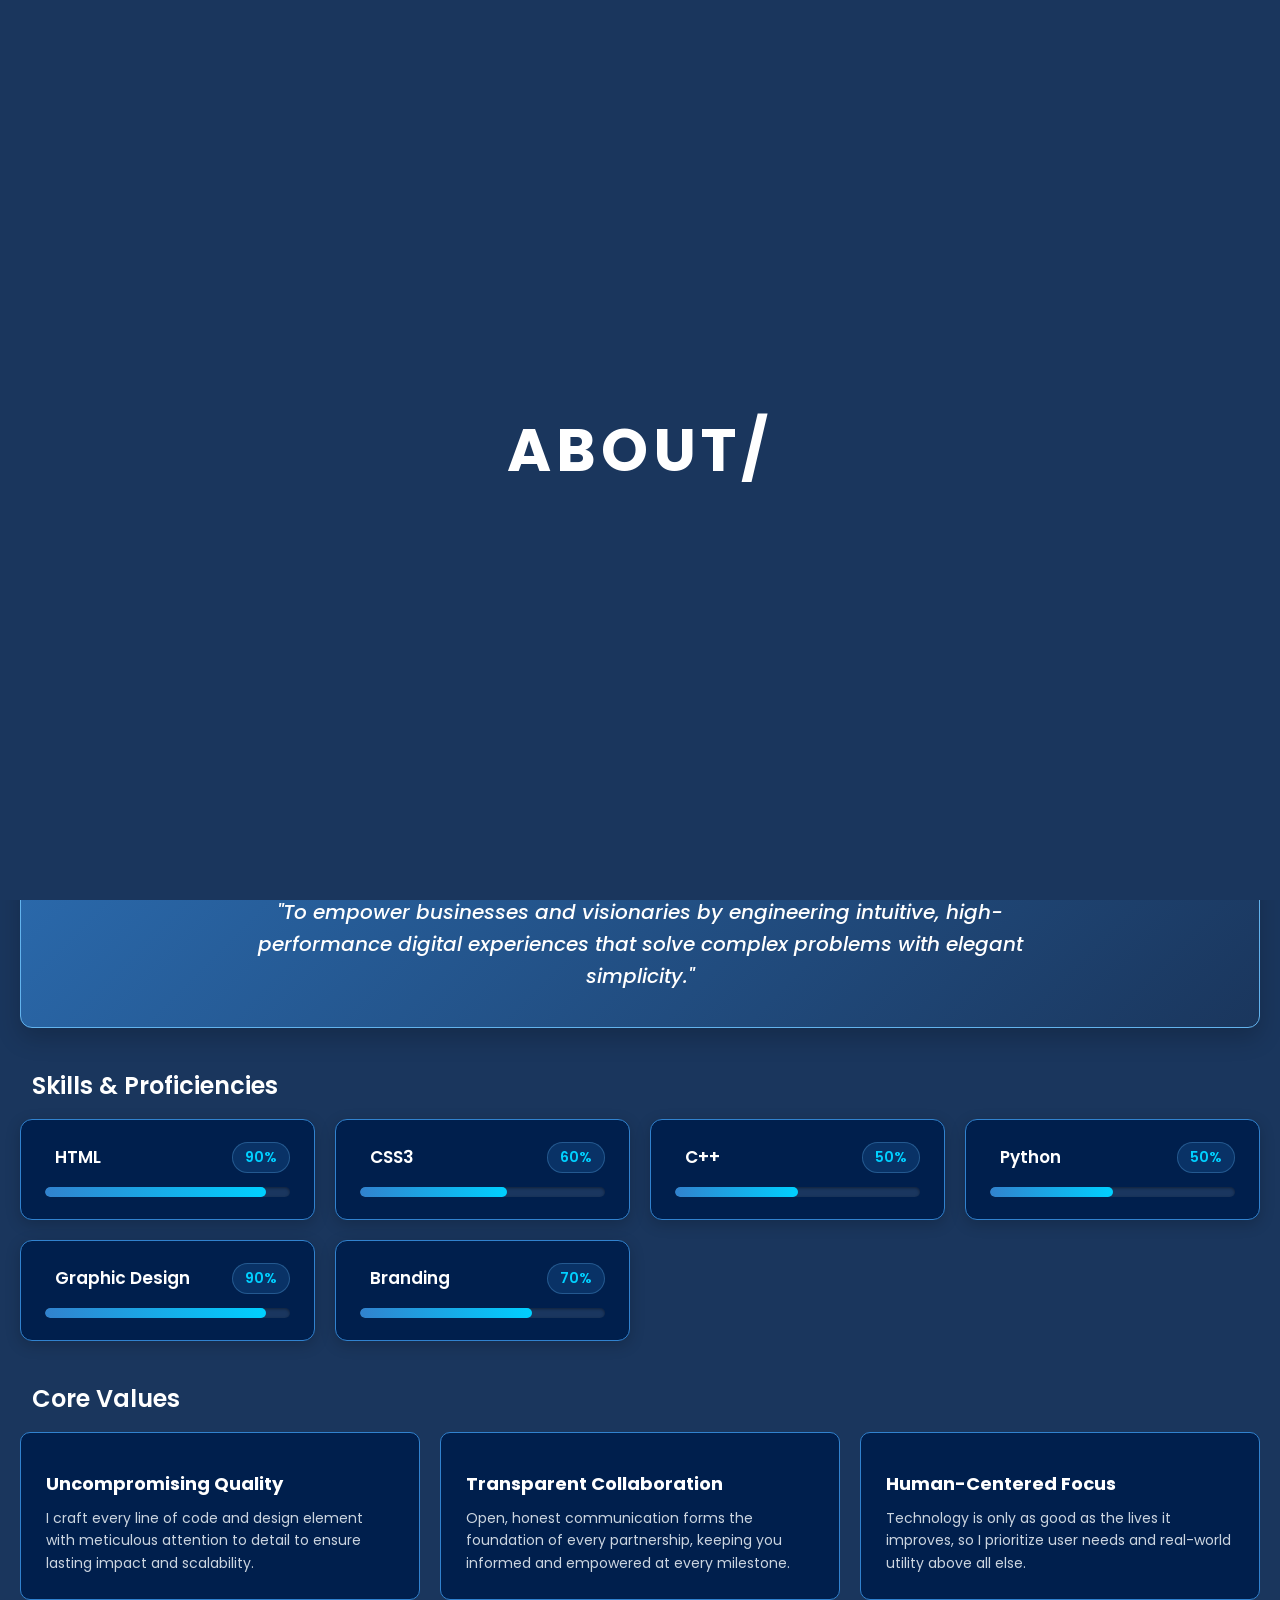
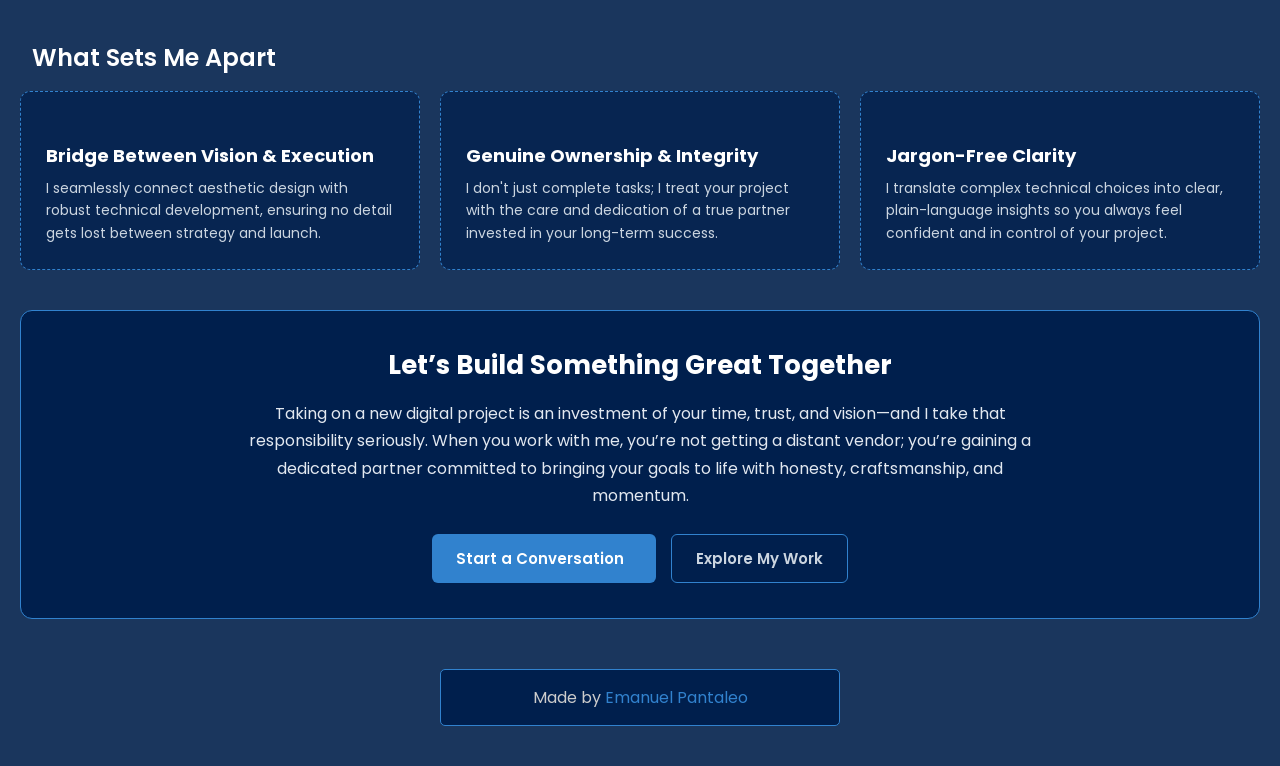
<file: pages/about.html>
<!DOCTYPE html>
<html lang="en">

<head>
    <!-- Google tag (gtag.js) -->
    <script async src="https://www.googletagmanager.com/gtag/js?id=G-T45WWDJSTZ"></script>
    <script>
        window.dataLayer = window.dataLayer || [];
        function gtag() { dataLayer.push(arguments); }
        gtag('js', new Date());

        gtag('config', 'G-T45WWDJSTZ');
    </script>

    <meta charset="UTF-8">
    <meta name="viewport" content="width=device-width, initial-scale=1.0">
    <meta name="description"
        content="Learn more about Emanuel Pantaleo - origin story, mission statement, core values, and approach to digital solutions.">
    <title>Emanuel Pantaleo | About</title>
    <link rel="stylesheet" href="/css/style.css" type="text/css">
    <link rel="icon" href="/assets/icons/panta logo-07.png" type="image/x-icon">
    <link rel="stylesheet" href="https://unicons.iconscout.com/release/v4.0.0/css/line.css">

</head>

<body>
    <!---scroll bar ----->
    <div class="bar">
        <div class="scroll-bar"></div>
    </div>

    <div class="intro-loader">
        <h1 class="name">ABOUT/</h1>
    </div>

    <!-----scroll up button ------>
    <button id="scrollup" title="Go to up">Up</button>

    <script src="/js/scroll.js"></script>-


    <script src="/js/loader.js">
        // window.addEventListener("load", () => {

        //     const name = document.querySelector(".name");
        //     const intro = document.querySelector(".intro-loader");

        //     setTimeout(() => {
        //         name.style.opacity = "1";
        //         name.style.transform = "translateY(0)";
        //     }, 300);

        //     setTimeout(() => {
        //         intro.style.top = "-100%";
        //     }, 2000);

        // });
    </script>

    <div class="app-container">
        <!-- Header Navigation -->
        <header class="top-bar">
            <div class="logo">
                <a href="/index.html"><img src="/assets/icons/panta logo-01.jpg" loading="lazy" alt="emanuel logo"></a>
            </div>
            <h1 class="logo-title"><a href="/index.html">Emanuel Pantaleo</a></h1>
            <nav>
                <ul class="nav-links">
                    <li><a href="/index.html">Home</a></li>
                    <li><a href="/pages/about.html" class="active">About</a></li>
                    <li><a href="/pages/work.html">Work</a></li>
                    <li><a href="/pages/contact.html">Contact</a></li>
                </ul>
            </nav>
        </header>

        <!-- Main Content Area -->
        <main class="about-page">
            <!-- Hero / Profile Header -->
            <section class="about-hero">
                <div class="profile-frame">
                    <img class="profile-img" src="/assets/images/owner.jpeg" alt="Emanuel Pantaleo">
                </div>
                <div class="hero-text">
                    <span class="badge">
                        <h4>About Emanuel Pantaleo</h4>
                    </span>
                    <h2>Crafting Purposeful Digital Experiences</h2>
                    <p class="tagline">Building modern, intuitive solutions grounded in clarity, technical excellence,
                        and genuine human connection.</p>
                </div>
                <a class="resume" href="/assets/resume/Emanuel_Pantaleo_Resume.pdf"
                    download="Emanue Pantaleo resume"><button>Download
                        Resume<i class="uil uil-arrow-down"></i></button></a>
            </section>

            <!-- Origin Story -->
            <section class="content-section origin-story">
                <div class="section-header">
                    <i class="uil uil-compass section-icon"></i>
                    <h2>My Origin Story</h2>
                </div>
                <div class="section-body card-box">
                    <p>My journey didn’t start with just writing code or designing screens—it started with a simple
                        observation: too many digital products feel cold, overly complex, and disconnected from the real
                        people using them. Early on, I noticed how small businesses, innovators, and everyday creators
                        struggled to translate their vision into digital experiences that actually resonated.</p>
                    <p>I built this portfolio not just to show what I can create, but as a bridge. It exists because I
                        believe technology should feel natural, accessible, and genuinely helpful. Over the years, I've
                        dedicated myself to refining my craft—blending technical precision with human empathy—so that
                        every project I touch solves real-world problems while building lasting trust.</p>
                </div>
            </section>

            <!-- Mission Statement -->
            <section class="content-section mission-section">
                <div class="mission-card">
                    <i class="uil uil-bullseye mission-icon"></i>
                    <h2>My Mission</h2>
                    <p class="mission-text">"To empower businesses and visionaries by engineering intuitive,
                        high-performance digital experiences that solve complex problems with elegant simplicity."</p>
                </div>
            </section>

            <!-- Skills Section -->
            <section class="content-section skills-section">
                <div class="section-header">
                    <i class="uil uil-brackets-curly section-icon"></i>
                    <h2>Skills &amp; Proficiencies</h2>
                </div>
                <div class="skills-grid">
                    <div class="skill-card">
                        <div class="skill-info">
                            <div class="skill-title">
                                <i class="uil uil-html5 skill-icon"></i>
                                <span>HTML</span>
                            </div>
                            <span class="skill-percentage">90%</span>
                        </div>
                        <div class="skill-bar">
                            <div class="progress" style="--width: 90%;"></div>
                        </div>
                    </div>

                    <div class="skill-card">
                        <div class="skill-info">
                            <div class="skill-title">
                                <i class="uil uil-css3-simple skill-icon"></i>
                                <span>CSS3</span>
                            </div>
                            <span class="skill-percentage">60%</span>
                        </div>
                        <div class="skill-bar">
                            <div class="progress" style="--width: 60%;"></div>
                        </div>
                    </div>

                    <div class="skill-card">
                        <div class="skill-info">
                            <div class="skill-title">
                                <i class="uil uil-processor skill-icon"></i>
                                <span>C++</span>
                            </div>
                            <span class="skill-percentage">50%</span>
                        </div>
                        <div class="skill-bar">
                            <div class="progress" style="--width: 50%;"></div>
                        </div>
                    </div>

                    <div class="skill-card">
                        <div class="skill-info">
                            <div class="skill-title">
                                <i class="uil uil-chart-bar skill-icon"></i>
                                <span>Python</span>
                            </div>
                            <span class="skill-percentage">50%</span>
                        </div>
                        <div class="skill-bar">
                            <div class="progress" style="--width: 50%;"></div>
                        </div>
                    </div>
                    <div class="skill-card">
                        <div class="skill-info">
                            <div class="skill-title">
                                <i class="uil uil-grid skill-icon"></i>
                                <span>Graphic Design</span>
                            </div>
                            <span class="skill-percentage">90%</span>
                        </div>
                        <div class="skill-bar">
                            <div class="progress" style="--width: 90%;"></div>
                        </div>
                    </div>
                    <div class="skill-card">
                        <div class="skill-info">
                            <div class="skill-title">
                                <i class="uil uil-briefcase skill-icon"></i>
                                <span>Branding</span>
                            </div>
                            <span class="skill-percentage">70%</span>
                        </div>
                        <div class="skill-bar">
                            <div class="progress" style="--width: 70%;"></div>
                        </div>
                    </div>
                </div>
            </section>

            <!-- Core Values -->
            <section class="content-section values-section">
                <div class="section-header">
                    <i class="uil uil-heart-sign section-icon"></i>
                    <h2>Core Values</h2>
                </div>
                <div class="values-grid">
                    <div class="value-card">
                        <div class="value-icon"><i class="uil uil-award"></i></div>
                        <h3>Uncompromising Quality</h3>
                        <p>I craft every line of code and design element with meticulous attention to detail to ensure
                            lasting impact and scalability.</p>
                    </div>

                    <div class="value-card">
                        <div class="value-icon"><i class="uil uil-comments"></i></div>
                        <h3>Transparent Collaboration</h3>
                        <p>Open, honest communication forms the foundation of every partnership, keeping you informed
                            and empowered at every milestone.</p>
                    </div>

                    <div class="value-card">
                        <div class="value-icon"><i class="uil uil-user-check"></i></div>
                        <h3>Human-Centered Focus</h3>
                        <p>Technology is only as good as the lives it improves, so I prioritize user needs and
                            real-world utility above all else.</p>
                    </div>
                </div>
            </section>

            <!-- What Makes Me Different -->
            <section class="content-section differentiator-section">
                <div class="section-header">
                    <i class="uil uil-star section-icon"></i>
                    <h2>What Sets Me Apart</h2>
                </div>
                <div class="differentiator-grid">
                    <div class="diff-card">
                        <i class="uil uil-brackets-curly diff-icon"></i>
                        <h3>Bridge Between Vision &amp; Execution</h3>
                        <p>I seamlessly connect aesthetic design with robust technical development, ensuring no detail
                            gets lost between strategy and launch.</p>
                    </div>
                    <div class="diff-card">
                        <i class="uil uil-shield-check diff-icon"></i>
                        <h3>Genuine Ownership &amp; Integrity</h3>
                        <p>I don't just complete tasks; I treat your project with the care and dedication of a true
                            partner invested in your long-term success.</p>
                    </div>
                    <div class="diff-card">
                        <i class="uil uil-lightbulb-alt diff-icon"></i>
                        <h3>Jargon-Free Clarity</h3>
                        <p>I translate complex technical choices into clear, plain-language insights so you always feel
                            confident and in control of your project.</p>
                    </div>
                </div>
            </section>

            <!-- Closing Confidence / CTA -->
            <section class="content-section cta-section">
                <div class="cta-card">
                    <h2>Let’s Build Something Great Together</h2>
                    <p>Taking on a new digital project is an investment of your time, trust, and vision—and I take that
                        responsibility seriously. When you work with me, you’re not getting a distant vendor; you’re
                        gaining a dedicated partner committed to bringing your goals to life with honesty,
                        craftsmanship, and momentum.</p>
                    <div class="cta-actions">
                        <a href="/pages/contact.html" class="btn btn-primary">Start a Conversation <i
                                class="uil uil-arrow-right"></i></a>
                        <a href="/pages/work.html" class="btn btn-secondary">Explore My Work</a>
                    </div>
                </div>
            </section>
        </main>

        <!-- Footer -->
        <footer class="footer">
            <p>Made by <a href="#" class="footer-link">Emanuel Pantaleo
                    <span class="tooltip-box">
                        Thanks for view my portfolio
                    </span>
                </a></p>
        </footer>
    </div>
</body>

</html>
</file>
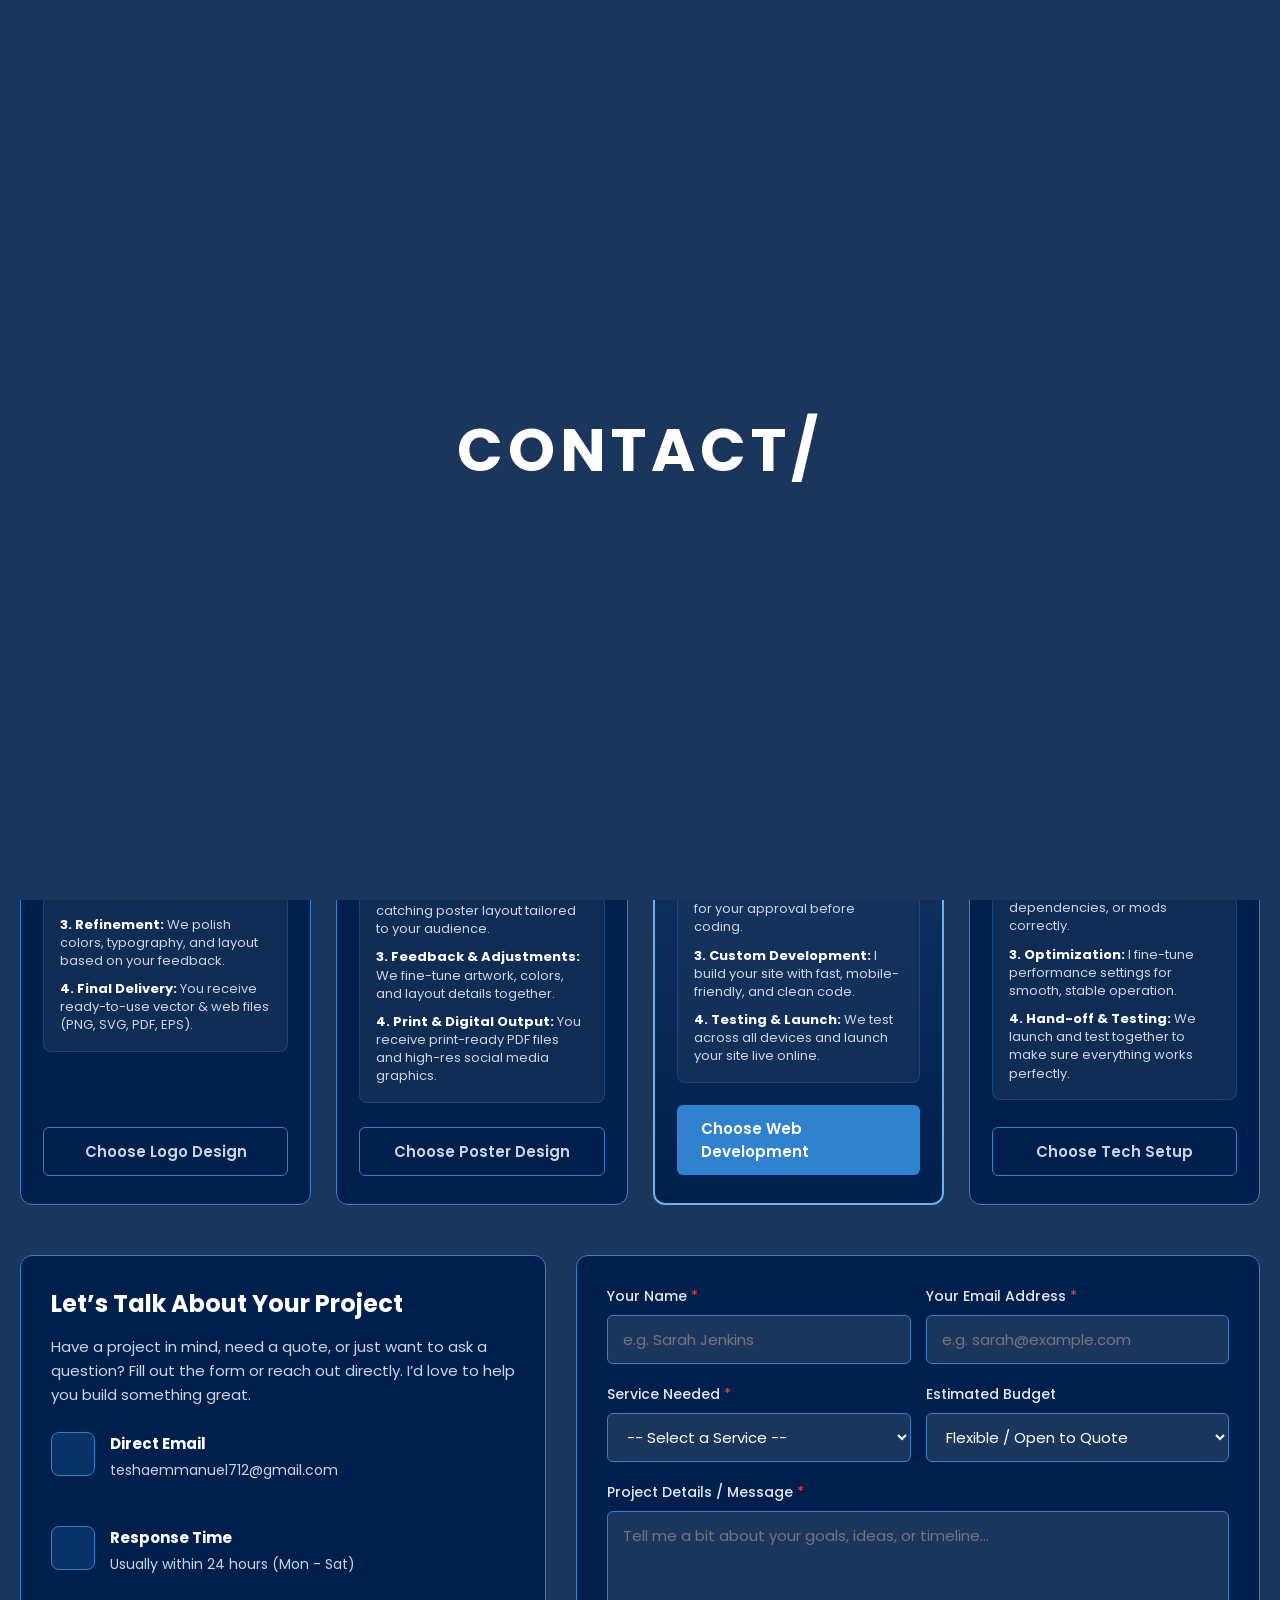
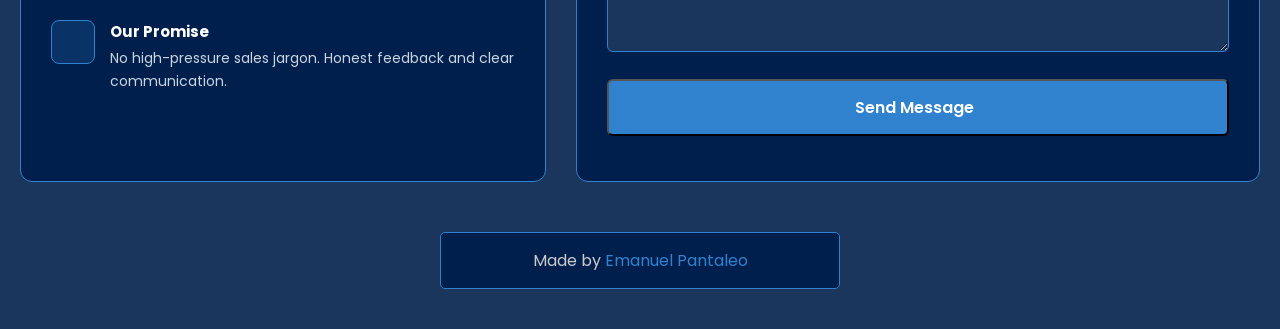
<file: pages/contact.html>
<!DOCTYPE html>
<html lang="en">

<head>
    <!-- Google tag (gtag.js) -->
    <script async src="https://www.googletagmanager.com/gtag/js?id=G-T45WWDJSTZ"></script>
    <script>
        window.dataLayer = window.dataLayer || [];
        function gtag() { dataLayer.push(arguments); }
        gtag('js', new Date());

        gtag('config', 'G-T45WWDJSTZ');
    </script>

    <meta charset="UTF-8">
    <meta name="viewport" content="width=device-width, initial-scale=1.0">
    <meta name="description"
        content="Contact Emanuel Pantaleo - View service pricing plans, step-by-step project workflows, and get in touch for custom logo design, poster design, web development, and tech setups.">
    <title>Emanuel Pantaleo | Pricing & Contact</title>
    <link rel="stylesheet" href="/css/style.css" type="text/css">
    <link rel="icon" href="/assets/icons/panta logo-07.png" type="image/x-icon">
    <link rel="stylesheet" href="https://unicons.iconscout.com/release/v4.0.0/css/line.css">

</head>

<body>
    <!---scroll bar ----->
    <div class="bar">
        <div class="scroll-bar"></div>
    </div>

    <div class="intro-loader">
        <h1 class="name">CONTACT/</h1>
    </div>

    <!-----scroll up button ------>
    <button id="scrollup" title="Go to up">Up</button>

    <script src="/js/scroll.js"></script>


    <script src="/js/loader.js">
        //LOADING PAGE ANIMATION
        // window.addEventListener("load", () => {

        //     const name = document.querySelector(".name");
        //     const intro = document.querySelector(".intro-loader");

        //     setTimeout(() => {
        //         name.style.opacity = "1";
        //         name.style.transform = "translateY(0)";
        //     }, 300);

        //     setTimeout(() => {
        //         intro.style.top = "-100%";
        //     }, 2000);

        // });
    </script>

    <div class="app-container">
        <!-- Header Navigation -->
        <header class="top-bar">
            <div class="logo">
                <a href="/index.html"><img src="/assets/icons/panta logo-01.jpg" loading="lazy" alt="emanuel logo"></a>
            </div>
            <h1 class="logo-title"><a href="/index.html">Emanuel Pantaleo</a></h1>
            <nav>
                <ul class="nav-links">
                    <li><a href="/index.html">Home</a></li>
                    <li><a href="/pages/about.html">About</a></li>
                    <li><a href="/pages/work.html">Work</a></li>
                    <li><a href="/pages/contact.html" class="active">Contact</a></li>
                </ul>
            </nav>
        </header>

        <!-- Main Content Area -->
        <main class="contact-page">
            <!-- Hero / Header -->
            <section class="contact-hero">
                <span class="badge">
                    <h4>Transparent Pricing &amp; Contact</h4>
                </span>
                <h2>Clear Pricing. Simple Process. Great Results.</h2>
                <p class="tagline">Whether you need a custom design, a brand-new website, or tech assistance, here is
                    how we can bring your vision to life with clear expectations every step of the way.</p>
            </section>

            <!-- Pricing & Workflow Cards Section -->
            <section class="content-section pricing-section">
                <div class="section-header">
                    <i class="uil uil-pricetag-alt section-icon"></i>
                    <h2>Service Packages &amp; Workflow</h2>
                </div>

                <div class="pricing-grid">

                    <!-- Pricing Card 1: Logo Design -->
                    <div class="price-card">
                        <div class="price-header">
                            <span class="service-tag"><i class="uil uil-palette"></i> Branding</span>
                            <h3>Brand &amp; Logo Design</h3>
                            <div class="price-amount">
                                <span class="currency">$</span>150
                                <span class="price-subtitle">starting rate</span>
                            </div>
                        </div>
                        <p class="price-description">A complete visual identity tailored to help your business stand out
                            and build instant customer trust.</p>

                        <div class="workflow-box">
                            <h4><i class="uil uil-list-ui-alt"></i> How We Work (4 Steps):</h4>
                            <ol class="workflow-steps">
                                <li>
                                    <strong>1. Discovery &amp; Brief:</strong> We discuss your business goals, target
                                    audience, and style preferences.
                                </li>
                                <li>
                                    <strong>2. Initial Concepts:</strong> I create 2-3 unique logo concepts for you to
                                    review and choose from.
                                </li>
                                <li>
                                    <strong>3. Refinement:</strong> We polish colors, typography, and layout based on
                                    your feedback.
                                </li>
                                <li>
                                    <strong>4. Final Delivery:</strong> You receive ready-to-use vector &amp; web files
                                    (PNG, SVG, PDF, EPS).
                                </li>
                            </ol>
                        </div>
                        <a href="#contact-form" class="btn btn-secondary select-service-btn"
                            onclick="selectService('logo')">Choose Logo Design</a>
                    </div>

                    <!-- Pricing Card 2: Poster Design -->
                    <div class="price-card">
                        <div class="price-header">
                            <span class="service-tag"><i class="uil uil-image-v"></i> Graphics</span>
                            <h3>Poster &amp; Graphic Design</h3>
                            <div class="price-amount">
                                <span class="currency">$</span>75
                                <span class="price-subtitle">per design</span>
                            </div>
                        </div>
                        <p class="price-description">High-impact promotional artwork engineered to capture attention and
                            communicate your message fast.</p>

                        <div class="workflow-box">
                            <h4><i class="uil uil-list-ui-alt"></i> How We Work (4 Steps):</h4>
                            <ol class="workflow-steps">
                                <li>
                                    <strong>1. Details &amp; Content:</strong> You share event info, images, text, and
                                    your key promotion goals.
                                </li>
                                <li>
                                    <strong>2. First Draft:</strong> I design an eye-catching poster layout tailored to
                                    your audience.
                                </li>
                                <li>
                                    <strong>3. Feedback &amp; Adjustments:</strong> We fine-tune artwork, colors, and
                                    layout details together.
                                </li>
                                <li>
                                    <strong>4. Print &amp; Digital Output:</strong> You receive print-ready PDF files
                                    and high-res social media graphics.
                                </li>
                            </ol>
                        </div>
                        <a href="#contact-form" class="btn btn-secondary select-service-btn"
                            onclick="selectService('poster')">Choose Poster Design</a>
                    </div>

                    <!-- Pricing Card 3: Web Design & Development -->
                    <div class="price-card popular-card">
                        <div class="popular-badge">Most Popular</div>
                        <div class="price-header">
                            <span class="service-tag"><i class="uil uil-window-grid"></i> Web Dev</span>
                            <h3>Web Design &amp; Development</h3>
                            <div class="price-amount">
                                <span class="currency">$</span>450
                                <span class="price-subtitle">starting project rate</span>
                            </div>
                        </div>
                        <p class="price-description">A fast, modern, and mobile-responsive website built to attract
                            visitors and turn them into clients.</p>

                        <div class="workflow-box">
                            <h4><i class="uil uil-list-ui-alt"></i> How We Work (4 Steps):</h4>
                            <ol class="workflow-steps">
                                <li>
                                    <strong>1. Strategy &amp; Sitemap:</strong> We define your goals, content structure,
                                    and key user actions.
                                </li>
                                <li>
                                    <strong>2. Visual Prototype:</strong> I design a clean, modern layout mockup for
                                    your approval before coding.
                                </li>
                                <li>
                                    <strong>3. Custom Development:</strong> I build your site with fast,
                                    mobile-friendly, and clean code.
                                </li>
                                <li>
                                    <strong>4. Testing &amp; Launch:</strong> We test across all devices and launch your
                                    site live online.
                                </li>
                            </ol>
                        </div>
                        <a href="#contact-form" class="btn btn-primary select-service-btn"
                            onclick="selectService('web')">Choose Web Development</a>
                    </div>

                    <!-- Pricing Card 4: Game Installations & Tech Setup -->
                    <div class="price-card">
                        <div class="price-header">
                            <span class="service-tag"><i class="uil uil-game-structure"></i> Tech Setup</span>
                            <h3>Game Setup &amp; Tech Help</h3>
                            <div class="price-amount">
                                <span class="currency">$</span>35
                                <span class="price-subtitle">per setup session</span>
                            </div>
                        </div>
                        <p class="price-description">Hassle-free installation, configuration, and troubleshooting for
                            digital games and software.</p>

                        <div class="workflow-box">
                            <h4><i class="uil uil-list-ui-alt"></i> How We Work (4 Steps):</h4>
                            <ol class="workflow-steps">
                                <li>
                                    <strong>1. Check &amp; Diagnosis:</strong> We review your system specs, game files,
                                    or software goals.
                                </li>
                                <li>
                                    <strong>2. Installation &amp; Config:</strong> I install files, patches,
                                    dependencies, or mods correctly.
                                </li>
                                <li>
                                    <strong>3. Optimization:</strong> I fine-tune performance settings for smooth,
                                    stable operation.
                                </li>
                                <li>
                                    <strong>4. Hand-off &amp; Testing:</strong> We launch and test together to make sure
                                    everything works perfectly.
                                </li>
                            </ol>
                        </div>
                        <a href="#contact-form" class="btn btn-secondary select-service-btn"
                            onclick="selectService('game')">Choose Tech Setup</a>
                    </div>

                </div>
            </section>

            <!-- Contact Form Section -->
            <section class="content-section contact-form-section" id="contact-form">
                <div class="contact-grid">
                    <!-- Info Column -->
                    <div class="contact-info-card">
                        <h2>Let’s Talk About Your Project</h2>
                        <p>Have a project in mind, need a quote, or just want to ask a question? Fill out the form or
                            reach out directly. I’d love to help you build something great.</p>

                        <div class="info-list">
                            <div class="info-item">
                                <div class="info-icon"><i class="uil uil-envelope-alt"></i></div>
                                <div>
                                    <h4>Direct Email</h4>
                                    <p><a href="mailto:emanuel@example.com">teshaemmanuel712@gmail.com</a></p>
                                </div>
                            </div>
                            <div class="info-item">
                                <div class="info-icon"><i class="uil uil-clock"></i></div>
                                <div>
                                    <h4>Response Time</h4>
                                    <p>Usually within 24 hours (Mon - Sat)</p>
                                </div>
                            </div>
                            <div class="info-item">
                                <div class="info-icon"><i class="uil uil-shield-check"></i></div>
                                <div>
                                    <h4>Our Promise</h4>
                                    <p>No high-pressure sales jargon. Honest feedback and clear communication.</p>
                                </div>
                            </div>
                        </div>
                    </div>

                    <!-- Form Column -->
                    <div class="contact-form-card">
                        <form id="portfolio-contact-form" action="#">


                            <div class="form-row">
                                <div class="form-group">
                                    <label for="name">Your Name <span class="required">*</span></label>
                                    <input type="text" id="name" name="name" placeholder="e.g. Sarah Jenkins" required>
                                </div>
                                <div class="form-group">
                                    <label for="email">Your Email Address <span class="required">*</span></label>
                                    <input type="email" id="email" name="email" placeholder="e.g. sarah@example.com"
                                        required>
                                </div>
                            </div>

                            <div class="form-row">
                                <div class="form-group">
                                    <label for="service">Service Needed <span class="required">*</span></label>
                                    <select id="service" name="service" required>
                                        <option value="">-- Select a Service --</option>
                                        <option value="logo">Brand &amp; Logo Design ($150+)</option>
                                        <option value="poster">Poster &amp; Graphic Design ($75+)</option>
                                        <option value="web">Web Design &amp; Development ($450+)</option>
                                        <option value="game">Game Installation &amp; Tech Setup ($35+)</option>
                                        <option value="custom">Custom / Combination Project</option>
                                    </select>
                                </div>
                                <div class="form-group">
                                    <label for="budget">Estimated Budget</label>
                                    <select id="budget" name="budget">
                                        <option value="flexible">Flexible / Open to Quote</option>
                                        <option value="under200">Under $200</option>
                                        <option value="200-500">$200 - $500</option>
                                        <option value="500-1000">$500 - $1,000</option>
                                        <option value="1000plus">$1,000+</option>
                                    </select>
                                </div>
                            </div>

                            <div class="form-group">
                                <label for="message">Project Details / Message <span class="required">*</span></label>
                                <textarea id="message" name="message" rows="5"
                                    placeholder="Tell me a bit about your goals, ideas, or timeline..."
                                    required></textarea>
                            </div>

                            <button type="submit" class="btn btn-primary form-submit-btn">
                                Send Message <i class="uil uil-message"></i>
                            </button>
                            <p class="form-notice" id="form-status"></p>
                        </form>
                    </div>
                </div>
            </section>
        </main>

        <!-- Footer -->
        <footer class="footer">
            <p>Made by <a href="#" class="footer-link">Emanuel Pantaleo
                    <span class="tooltip-box">
                        Thanks for view my portfolio
                    </span>
                </a></p>
        </footer>
    </div>

    <script>
        // Auto-select service dropdown based on URL parameter or button click
        function selectService(serviceKey) {
            const selectEl = document.getElementById('service');
            if (selectEl) {
                selectEl.value = serviceKey;
            }
        }

        window.addEventListener('DOMContentLoaded', () => {
            const urlParams = new URLSearchParams(window.location.search);
            const serviceParam = urlParams.get('service');
            if (serviceParam) {
                selectService(serviceParam);
            }
        });

        function handleFormSubmit(e) {
            e.preventDefault();
            const statusEl = document.getElementById('form-status');
            statusEl.style.color = '#63b3ed';
            statusEl.innerText = "Thank you! Your message has been sent. Emanuel will get back to you shortly.";
            document.getElementById('portfolio-contact-form').reset();
        }


        const form = document.querySelector('#portfolio-contact-form'); // your existing form

        form.addEventListener('submit', function (e) {
            e.preventDefault();

            // Get values the correct way - from the form itself
            const formData = new FormData(form);
            const name = formData.get('name') || formData.get('Your Name') || document.querySelector('input[placeholder*="Sarah"]')?.value || "";
            const email = formData.get('email') || formData.get('Your Email') || document.querySelector('input[type="email"]')?.value || "";
            const service = formData.get('service') || formData.get('Service Needed') || document.querySelector('select')?.value || "";
            const budget = document.querySelectorAll('select')[1]?.value || "Flexible";
            const message = formData.get('message') || formData.get('Project Details') || document.querySelector('textarea')?.value || "";

            console.log({ name, email, service, budget, message }); // check in console

            // IF STILL EMPTY - use this 100% working version (get by order)
            const inputs = form.querySelectorAll('input');
            const selects = form.querySelectorAll('select');
            const textArea = form.querySelector('textarea');

            const finalName = inputs[0].value;
            const finalEmail = inputs[1].value;
            const finalService = selects[0].value;
            const finalBudget = selects[1].value;
            const finalMsg = textArea.value;

            // 1. Build WhatsApp message WITH USER DATA
            const yourNumber = "255793085794"; // CHANGE TO YOUR NUMBER
            const text = `*New Lead From Website*%0A%0A*Name:* ${finalName}%0A*Email:* ${finalEmail}%0A*Service:* ${finalService}%0A*Budget:* ${finalBudget}%0A*Message:* ${finalMsg}`;

            const waUrl = `https://wa.me/${yourNumber}?text=${text}`;
            window.open(waUrl, '_blank');

            // 2. Send to Email
            fetch("https://formsubmit.co/ajax/teshaemmanuel712@gmail.com", { // CHANGE EMAIL
                method: "POST",
                headers: { 'Content-Type': 'application/json' },
                body: JSON.stringify({
                    Name: finalName,
                    Email: finalEmail,
                    Service: finalService,
                    Budget: finalBudget,
                    Message: finalMsg
                })
            }).then(() => {
                alert("Sent successfully!");
                form.reset();
            });
        });

    </script>
</body>

</html
</file>
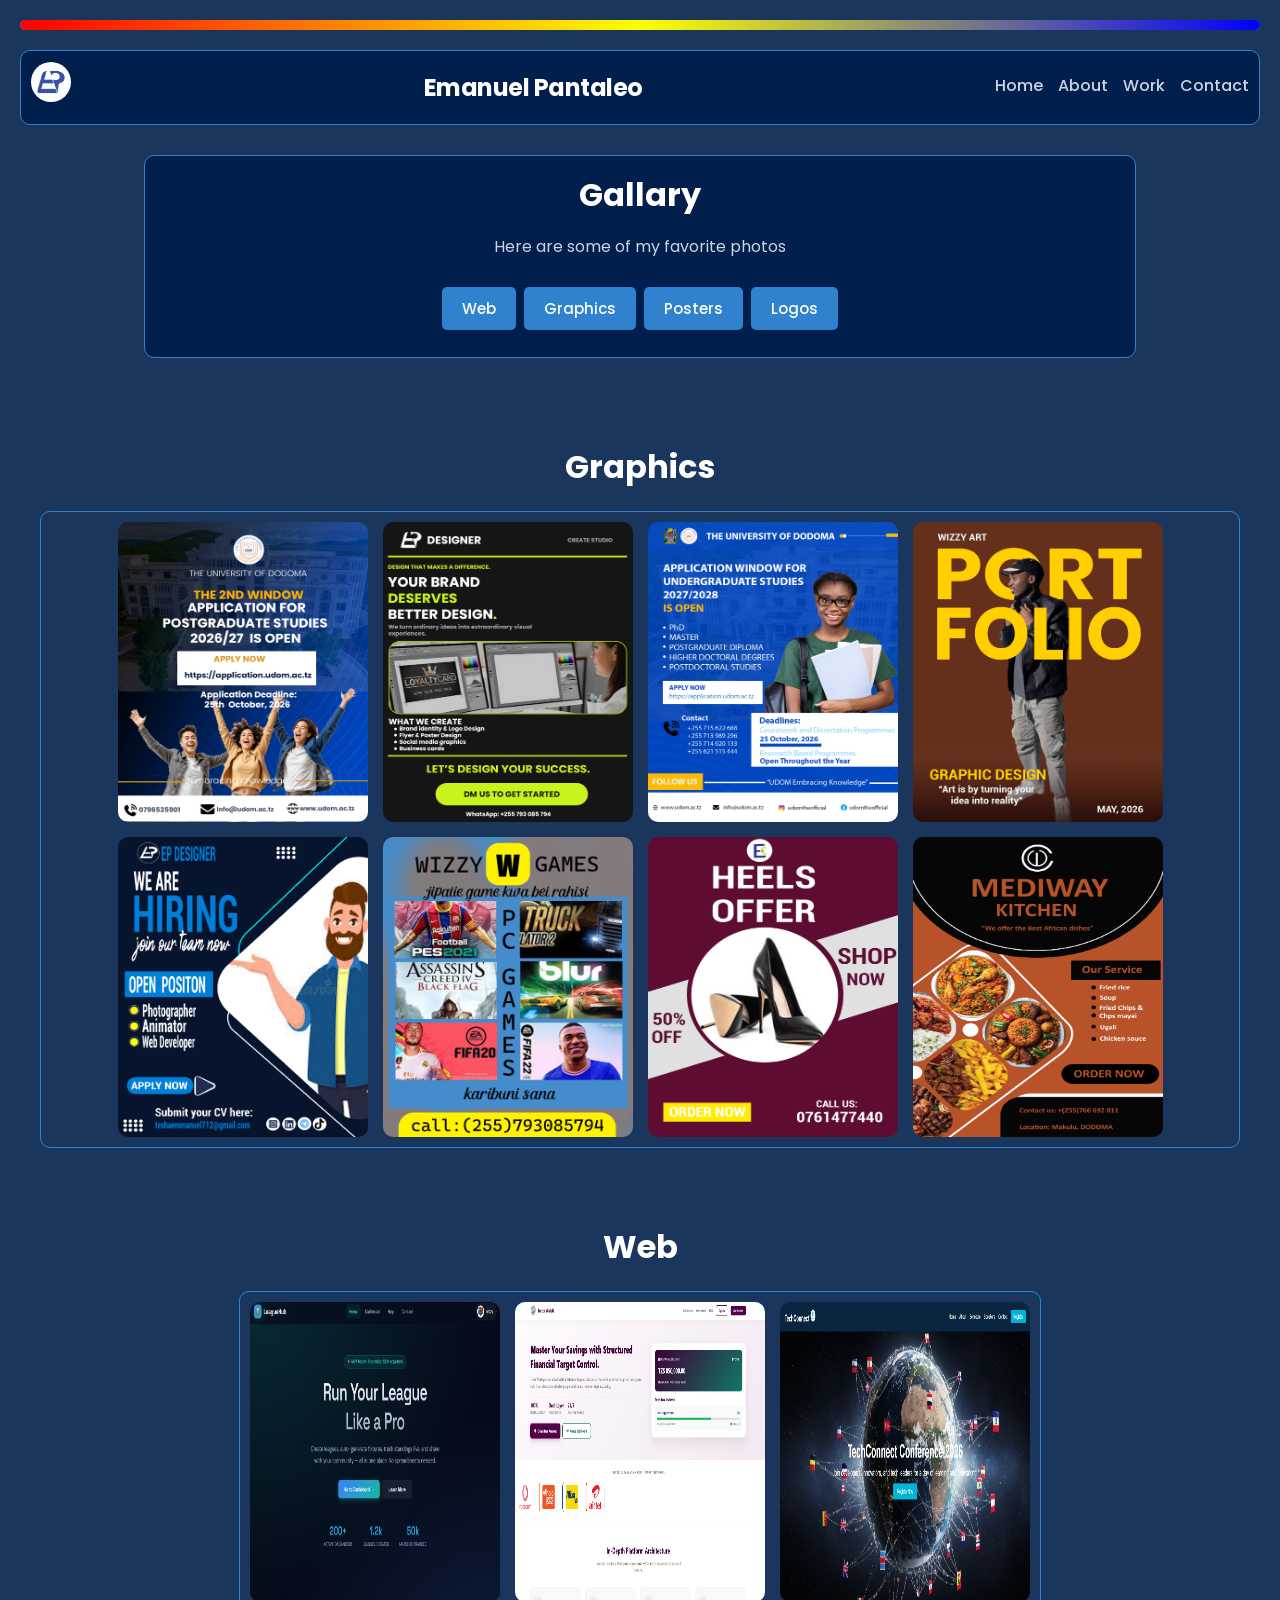
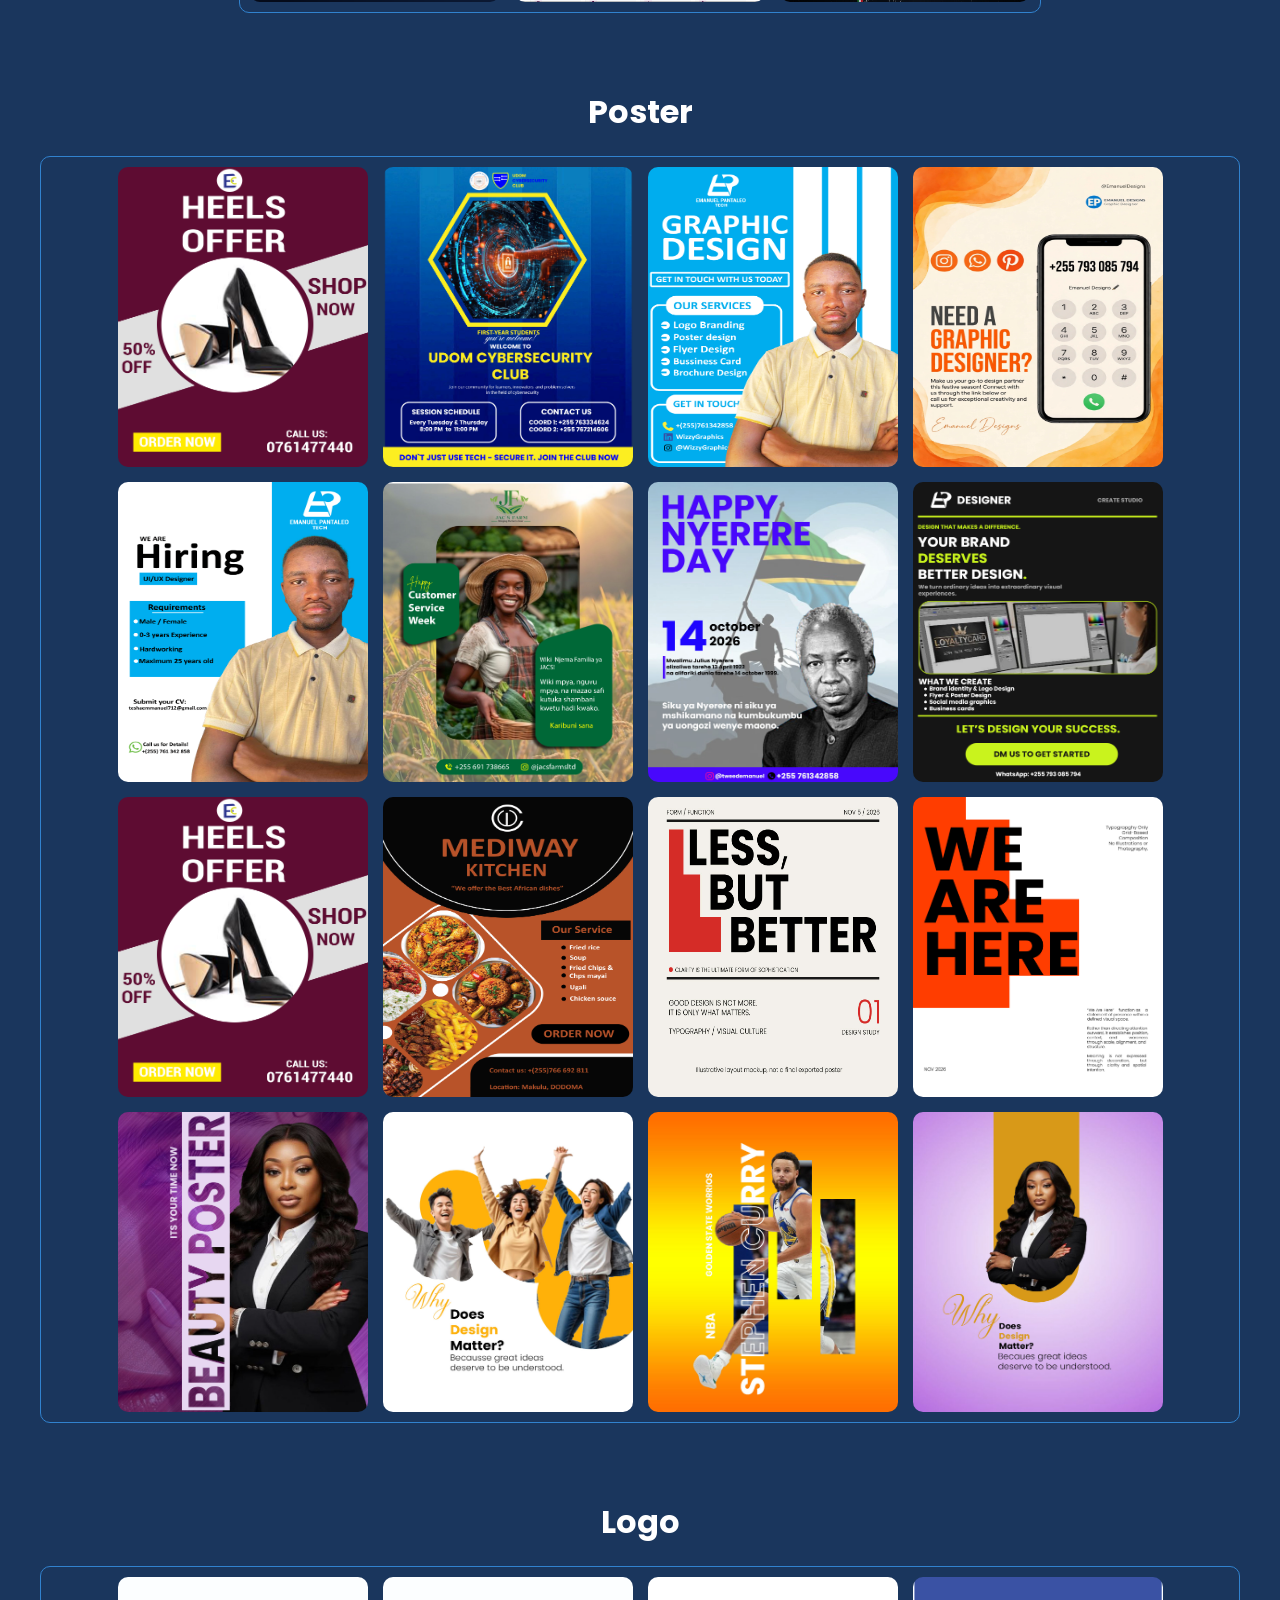
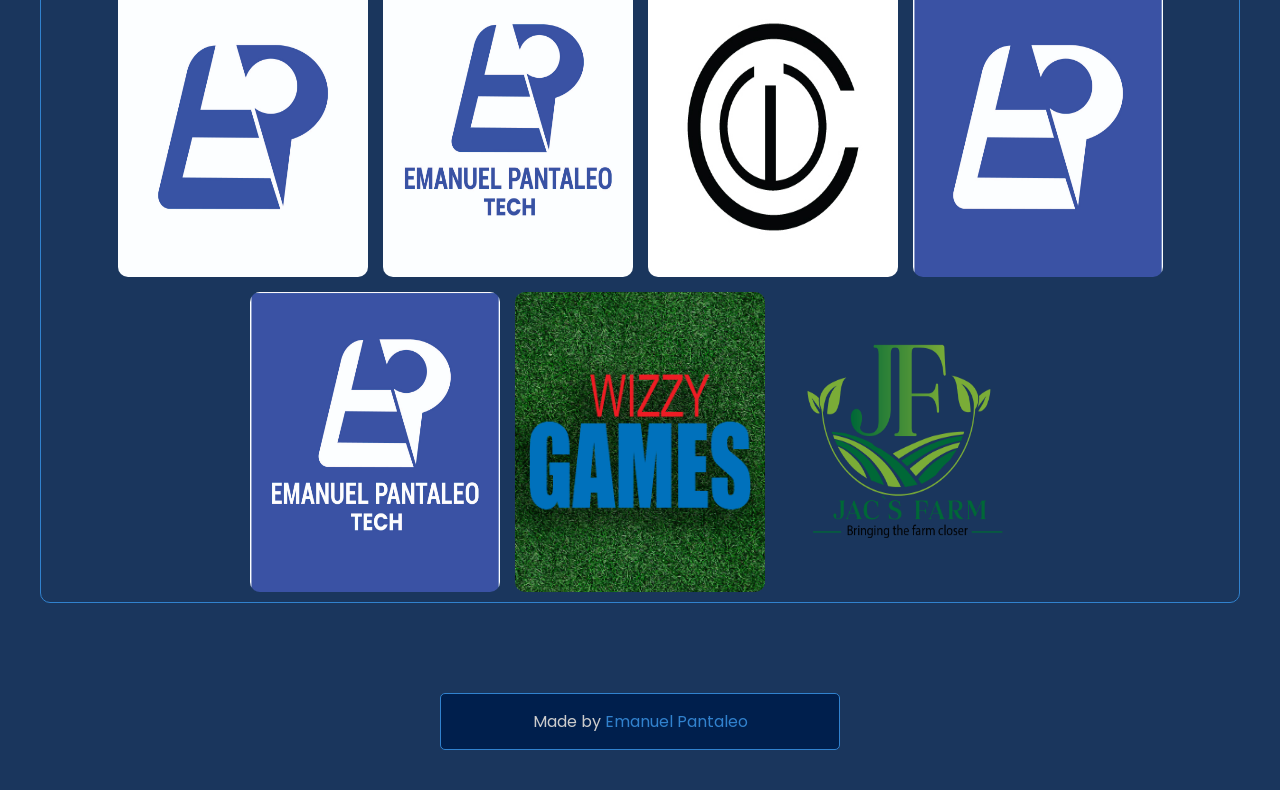
<file: pages/gallary.html>
<!DOCTYPE html>
<html lang="en">

<head>
    <!-- Google tag (gtag.js) -->
    <script async src="https://www.googletagmanager.com/gtag/js?id=G-T45WWDJSTZ"></script>
    <script>
        window.dataLayer = window.dataLayer || [];
        function gtag() { dataLayer.push(arguments); }
        gtag('js', new Date());

        gtag('config', 'G-T45WWDJSTZ');
    </script>

    <meta charset="UTF-8">
    <meta name="viewport" content="width=device-width, initial-scale=1.0">
    <title>Emanuel Pantaleo | Gallary</title>
    <link rel="stylesheet" href="/css/style.css" type="text/css">
    <link rel="icon" href="/assets/icons/panta logo-07.png" type="image/x-icon">
    <link rel="stylesheet" href="https://unicons.iconscout.com/release/v4.0.0/css/line.css">

</head>

<body>
    <!---scroll bar ----->
    <div class="bar">
        <div class="scroll-bar"></div>
    </div>

    <div class="intro-loader">
        <h1 class="name">GALLARY/</h1>
    </div>

    <!-----scroll up button ------>
    <button id="scrollup" title="Go to up">Up</button>


    <header class="top-bar">
        <a href="/index.html" class="logo"><img src="/assets/icons/panta logo-01.jpg" loading="lazy"
                alt="emanuel logo"></a>
        <h1 class="logo-title"><a href="/index.html">Emanuel Pantaleo</a></h1>
        <nav>
            <ul class="nav-links">
                <li><a href="/index.html">Home</a></li>
                <li><a href="/pages/about.html">About</a></li>
                <li><a href="/pages/work.html">Work</a></li>
                <li><a href="/pages/contact.html">Contact</a></li>
            </ul>
        </nav>
    </header>

    <main>
        <div class="gallary">
            <div class="gallary-header">
                <h1>Gallary</h1>
                <p>Here are some of my favorite photos</p>
                <div class="btn">
                    <a href="#web" class="btn-filter">Web</a>
                    <a href="#graphics" class="btn-filter">Graphics</a>
                    <a href="#poster" class="btn-filter">Posters</a>
                    <a href="#logo" class="btn-filter">Logos</a>
                </div>
            </div>

            <!-----Graphics filter gallary ------>
            <div class="gallary-body-container" id="graphics">
                <h1>Graphics</h1>
                <div class="gallary-body">
                    <div class="gallary-img">
                        <img src="/assets/images/angle-application-window.jpg" loading="lazy" alt="">
                    </div>
                    <div class="gallary-img">
                        <img src="/assets/images/4th nov 2026.png" loading="lazy" alt="">
                    </div>
                    <div class="gallary-img">
                        <img src="/assets/images/welcome 1st year.jpg" loading="lazy" alt="">
                    </div>
                    <div class="gallary-img">
                        <img src="/assets/images/poster desing.png" loading="lazy" alt="">
                    </div>
                    <div class="gallary-img">
                        <img src="/assets/images/poster in illustrator.png" loading="lazy" alt="">
                    </div>
                    <div class="gallary-img">
                        <img src="/assets/images/wizzy games poster.jpg" loading="lazy" alt="">
                    </div>
                    <div class="gallary-img">
                        <img src="/assets/images/edinas posters.png" loading="lazy" alt="">
                    </div>
                    <div class="gallary-img">
                        <img src="/assets/images/witness flyer.png" loading="lazy" alt="">
                    </div>
                </div>
            </div>



            <!----web filter gallary ------>
            <div class="gallary-body-container" id="web">
                <h1>Web</h1>
                <div class="gallary-body">
                    <div class="gallary-img">
                        <img src="/assets/images/leaguehub image.png" loading="lazy" alt="">
                    </div>
                    <div class="gallary-img">
                        <img src="/assets/images/tunza waleti image.png" loading="lazy" alt="">
                    </div>
                    <div class="gallary-img">
                        <img src="/assets/images/techconnection.png" loading="lazy" alt="">
                    </div>
                </div>
            </div>



            <!----poster filter gallary ------>
            <div class="gallary-body-container" id="poster">
                <h1>Poster</h1>
                <div class="gallary-body">
                    <div class="gallary-img">
                        <img src="/assets/images/edinas posters.png" loading="lazy" alt="">
                    </div>
                    <div class="gallary-img">
                        <img src="/assets/images/welcome to cyber club poster.png" loading="lazy" alt="">
                    </div>
                    <div class="gallary-img">
                        <img src="/assets/images/flyer 2.png" loading="lazy" alt="">
                    </div>
                    <div class="gallary-img">
                        <img src="/assets/images/need graphic designer.jpg" loading="lazy" alt="">
                    </div>
                    <div class="gallary-img">
                        <img src="/assets/images/hiring 2.png" loading="lazy" alt="">
                    </div>
                    <div class="gallary-img">
                        <img src="/assets/images/happy customer week.jpg" loading="lazy" alt="">
                    </div>
                    <div class="gallary-img">
                        <img src="/assets/images/nyerere day poster.jpg" loading="lazy" alt="">
                    </div>
                    <div class="gallary-img">
                        <img src="/assets/images/4th nov 2026.png" loading="lazy" alt="">
                    </div>
                    <div class="gallary-img">
                        <img src="/assets/images/edinas posters.png" loading="lazy" alt="">
                    </div>
                    <div class="gallary-img">
                        <img src="/assets/images/witness flyer.png" loading="lazy" alt="">
                    </div>
                    <div class="gallary-img">
                        <img src="/assets/images/5th nov 2026.jpg" loading="lazy" alt="">
                    </div>
                    <div class="gallary-img">
                        <img src="/assets/images/6th nov 2026-01.jpg" loading="lazy" alt="">
                    </div>
                    <div class="gallary-img">
                        <img src="/assets/images/poster 02(beauty poster).jpg" loading="lazy" alt="">
                    </div>
                    <div class="gallary-img">
                        <img src="/assets/images/poster 03.jpg" loading="lazy" alt="">
                    </div>
                    <div class="gallary-img">
                        <img src="/assets/images/stephen curry nba poster.jpg" loading="lazy" alt="">
                    </div>
                    <div class="gallary-img">
                        <img src="/assets/images/poster 01.jpg" loading="lazy" alt="">
                    </div>
                </div>
            </div>

            <!----logo filter gallary ------->
            <div class="gallary-body-container" id="logo">
                <h1>Logo</h1>
                <div class="gallary-body">
                    <div class="gallary-img">
                        <img src="/assets/icons/panta logo-01.jpg" loading="lazy" alt="">
                    </div>
                    <div class="gallary-img">
                        <img src="/assets/icons/panta logo-02.jpg" loading="lazy" alt="">
                    </div>
                    <div class="gallary-img">
                        <img src="/assets/images/Artboard 1@2x-100.jpg" loading="lazy" alt="">
                    </div>
                    <div class="gallary-img">
                        <img src="/assets/icons/panta logo-04.jpg" loading="lazy" alt="">
                    </div>
                    <div class="gallary-img">
                        <img src="/assets/icons/panta logo-05.jpg" loading="lazy" alt="">
                    </div>
                    <div class="gallary-img">
                        <img src="/assets/images/wizzy logo.png" loading="lazy" alt="">
                    </div>
                    <div class="gallary-img">
                        <img src="/assets/images/primary logo.png" loading="lazy" alt="">
                    </div>
                </div>
            </div>

        </div>

    </main>


    <script src="/js/loader.js"></script>

    <script src="/js/scroll.js"></script>

    <!-- Footer -->
    <footer class="footer">
        <p>Made by <a href="#" class="footer-link">Emanuel Pantaleo
                <span class="tooltip-box">
                    Thanks for view my portfolio
                </span>
            </a></p>
    </footer>
</body>

</html>
</file>
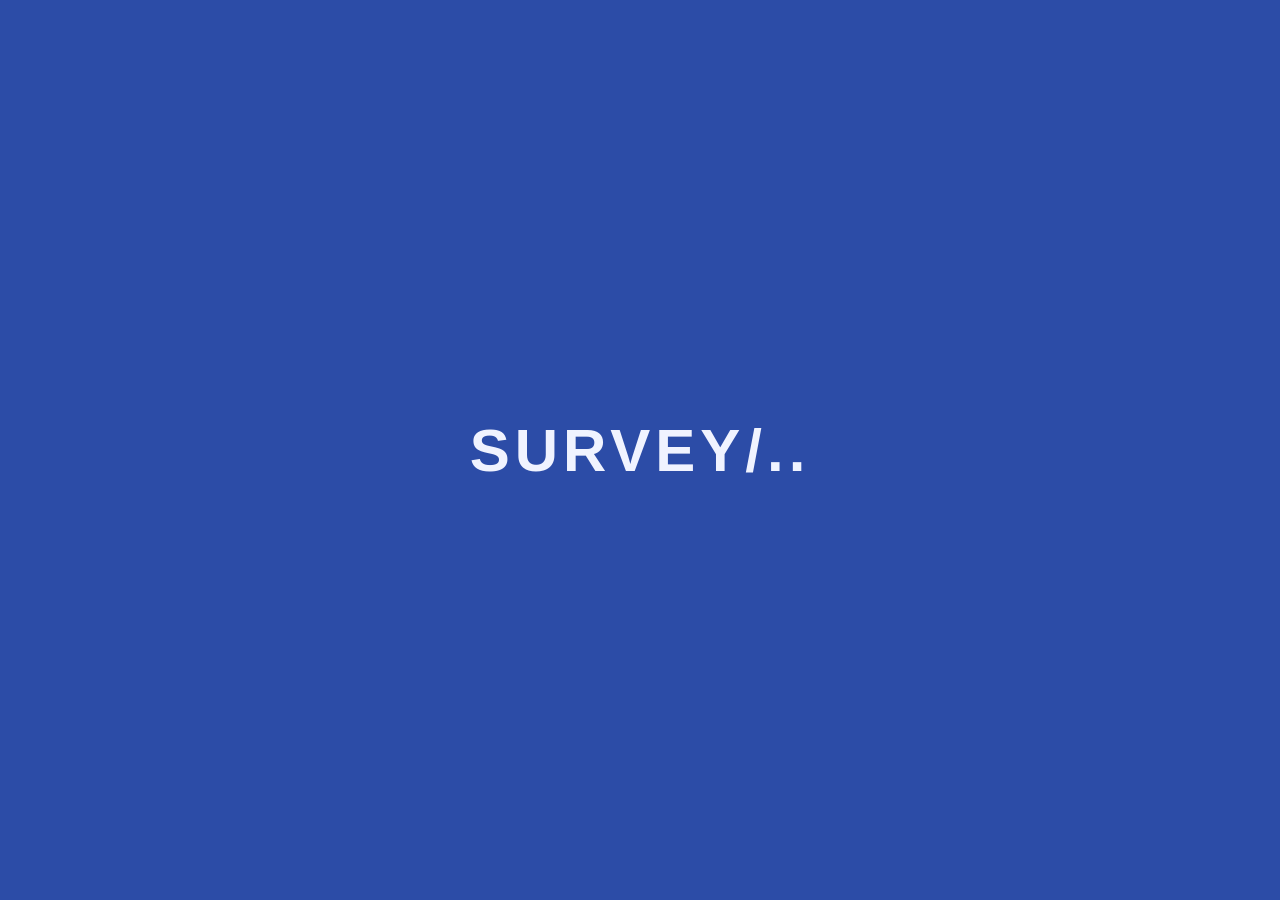
<file: pages/survey.html>
<!DOCTYPE html>
<html lang="sw">

<head>
    <!-- Google tag (gtag.js) -->
    <script async src="https://www.googletagmanager.com/gtag/js?id=G-T45WWDJSTZ"></script>
    <script>
        window.dataLayer = window.dataLayer || [];
        function gtag() { dataLayer.push(arguments); }
        gtag('js', new Date());

        gtag('config', 'G-T45WWDJSTZ');
    </script>

    <meta charset="UTF-8">
    <meta name="viewport" content="width=device-width, initial-scale=1.0">
    <title>Emanuel Designs - Feedback Survey</title>
    <link rel="stylesheet" href="https://cdnjs.cloudflare.com/ajax/libs/font-awesome/6.5.0/css/all.min.css">
    <meta property="og:title" content="Emanuel Designs - Tathmini Huduma Zangu">
    <meta property="og:image" content="/assets/icons/panta logo-02.jpg">
    <link rel="shortcut icon" href="/assets/icons/panta logo-01.jpg" type="image/x-icon">



    <style>
        * {
            margin: 0;
            padding: 0;
            box-sizing: border-box;
            font-family: 'Segoe UI', sans-serif
        }

        body {
            background: #f5f7ff;
            min-height: 100vh;
            display: flex;
            align-items: center;
            justify-content: center;
            padding: 15px
        }

        .container {
            background: white;
            width: 100%;
            max-width: 480px;
            border-radius: 22px;
            box-shadow: 0 15px 50px rgba(44, 76, 167, 0.13);
            overflow: hidden;
            position: relative
        }

        .progress {
            height: 6px;
            background: #eef1ff;
            display: flex
        }

        .progress div {
            height: 100%;
            background: #2c4ca7;
            transition: 0.5s;
            width: 20%
        }

        .header {
            padding: 28px 25px 15px;
            text-align: center
        }

        .header .logo {
            width: 60px;
            height: 60px;
            background: #2c4ca7;
            color: white;
            border-radius: 14px;
            display: flex;
            align-items: center;
            justify-content: center;
            margin: 0 auto 12px;
            font-weight: 900;
            font-size: 22px
        }

        .header h2 {
            font-size: 19px;
            color: #111
        }

        .header span {
            font-size: 12px;
            color: #888
        }

        .step {
            padding: 20px 25px 25px;
            display: none;
            animation: fadeIn 0.4s
        }

        .step.active {
            display: block
        }

        @keyframes fadeIn {
            from {
                opacity: 0;
                transform: translateY(10px)
            }

            to {
                opacity: 1;
                transform: translateY(0)
            }
        }

        label {
            font-weight: 600;
            font-size: 14px;
            margin: 14px 0 7px;
            display: block;
            color: #222
        }

        label:first-child {
            margin-top: 0
        }

        input,
        textarea,
        select {
            width: 100%;
            padding: 12px 14px;
            border: 1.5px solid #e5e8f5;
            border-radius: 10px;
            font-size: 14px;
            outline: none
        }

        input:focus,
        textarea:focus,
        select:focus {
            border-color: #2c4ca7
        }

        textarea {
            height: 80px;
            resize: none
        }

        .options {
            display: grid;
            gap: 10px
        }

        .opt {
            padding: 12px 14px;
            border: 1.5px solid #e5e8f5;
            border-radius: 10px;
            cursor: pointer;
            display: flex;
            align-items: center;
            justify-content: space-between;
            font-size: 14px;
            transition: 0.2s
        }

        .opt.active {
            border-color: #2c4ca7;
            background: #f0f3ff;
            color: #2c4ca7;
            font-weight: 600
        }

        .btns {
            display: flex;
            gap: 10px;
            margin-top: 20px
        }

        .btn {
            flex: 1;
            padding: 12px;
            border: none;
            border-radius: 10px;
            font-weight: 700;
            cursor: pointer;
            font-size: 14px
        }

        .btn-next {
            background: #2c4ca7;
            color: white
        }

        .btn-back {
            background: #eef1ff;
            color: #333
        }

        .btn-whatsapp {
            background: #25D366;
            color: white
        }

        #loader {
            position: absolute;
            inset: 0;
            background: rgba(255, 255, 255, 0.95);
            display: none;
            align-items: center;
            justify-content: center;
            flex-direction: column;
            z-index: 10
        }

        .spinner {
            width: 45px;
            height: 45px;
            border: 4px solid #e8ecff;
            border-top: 4px solid #2c4ca7;
            border-radius: 50%;
            animation: spin 1s linear infinite
        }

        @keyframes spin {
            to {
                transform: rotate(360deg)
            }
        }

        #loader p {
            margin-top: 12px;
            font-size: 13px;
            color: #555
        }

        /* STARS STYLE MPYA */
        .stars-wrap {
            text-align: center;
            background: #f9faff;
            padding: 15px;
            border-radius: 12px;
            margin-top: 8px
        }

        .stars {
            display: flex;
            gap: 12px;
            justify-content: center;
            margin-bottom: 8px
        }

        .stars i {
            font-size: 34px;
            color: #ddd;
            cursor: pointer;
            transition: 0.2s
        }

        .stars i:hover {
            transform: scale(1.2)
        }

        .rating-text {
            font-size: 13px;
            font-weight: 600;
            color: #2c4ca7;
            min-height: 18px
        }


        /* loading animation */
        .intro-loader {
            position: fixed;
            top: 0;
            left: 0;
            width: 100%;
            height: 100vh;
            background-color: #2c4ca7;
            display: flex;
            justify-content: center;
            align-items: center;
            z-index: 9999;
            transition: 0.8s ease;
        }

        .name {
            color: #f0f3ff;
            font-size: 60px;
            letter-spacing: 5px;
            opacity: 0;
            transform: translateY(40px);
            transition: 0.8s ease;
        }
    </style>
</head>

<body>

    <!------loading animation---------->
    <div class="intro-loader">
        <h1 class="name">SURVEY/..</h1>
    </div>

    <div class="container">
        <div class="progress">
            <div id="prog"></div>
        </div>
        <div class="header">
            <div class="logo">EP</div>
            <h2 id="stepTitle">Hatua 1 ya 5</h2>
            <span id="stepDesc">Tuanze na wewe</span>
        </div>

        <div id="loader">
            <div class="spinner"></div>
            <p>Inapakia hatua inayofuata...</p>
        </div>

        <!-- STEP 1 -->
        <div class="step active" id="s1">
            <label>Jina lako?</label>
            <input type="text" id="name" placeholder="Mfano: Neema">
            <label>Uliiona wapi portfolio yangu?</label>
            <select id="source">
                <option value="">Chagua</option>
                <option>Instagram</option>
                <option>WhatsApp Status</option>
                <option>Rafiki amenishow</option>
                <option>Behance / Google</option>
            </select>
            <div class="btns"><button class="btn btn-next" onclick="nextStep(1)">Endelea →</button></div>
        </div>

        <!-- STEP 2 -->
        <div class="step" id="s2">
            <label>Ni huduma gani uliipenda zaidi?</label>
            <div class="options" data-group="liked">
                <div class="opt" data-val="Logo Design">Logo Design <span>🎨</span></div>
                <div class="opt" data-val="Brand Identity">Brand Identity <span>💼</span></div>
                <div class="opt" data-val="Posters / Flyers">Posters / Flyers <span>📢</span></div>
                <div class="opt" data-val="Social Media Designs">Social Media <span>📱</span></div>
            </div>
            <div class="btns">
                <button class="btn btn-back" onclick="prevStep(2)">← Nyuma</button>
                <button class="btn btn-next" onclick="nextStep(2)">Endelea →</button>
            </div>
        </div>

        <!-- STEP 3 - STARS WITH <i> -->
        <div class="step" id="s3">
            <label>Unanipa nyota ngapi kwa ubora wa kazi zangu kwa ujumla?</label>
            <div class="stars-wrap">
                <div class="stars" id="stars">
                    <i class="fa-regular fa-star" data-v="1"></i>
                    <i class="fa-regular fa-star" data-v="2"></i>
                    <i class="fa-regular fa-star" data-v="3"></i>
                    <i class="fa-regular fa-star" data-v="4"></i>
                    <i class="fa-regular fa-star" data-v="5"></i>
                </div>
                <div class="rating-text" id="ratingText">Gusa nyota kutathmini</div>
            </div>

            <label>Nini kimekubamba zaidi?</label>
            <div class="options" data-group="bamba">
                <div class="opt" data-val="Ubunifu / Creativity">Ubunifu wangu</div>
                <div class="opt" data-val="Uharaka">Ninavyowasilisha haraka</div>
                <div class="opt" data-val="Bei nafuu">Bei zangu</div>
                <div class="opt" data-val="Mawasiliano mazuri">Mawasiliano</div>
            </div>
            <div class="btns">
                <button class="btn btn-back" onclick="prevStep(3)">← Nyuma</button>
                <button class="btn btn-next" onclick="nextStep(3)">Endelea →</button>
            </div>
        </div>

        <!-- STEP 4 -->
        <div class="step" id="s4">
            <label>Nini unadhani niboreshe?</label>
            <div class="options" data-group="boresha">
                <div class="opt" data-val="Niongeze huduma mpya">Niongeze huduma mpya</div>
                <div class="opt" data-val="Nipunguze bei">Nipunguze bei kidogo</div>
                <div class="opt" data-val="Nifanye tutorials">Nifanye mafunzo / tutorials</div>
                <div class="opt" data-val="Kila kitu kipo sawa">Kila kitu kipo sawa! 👌</div>
            </div>
            <label>Maoni yako binafsi kuhusu mimi kama designer?</label>
            <textarea id="personalFeedback" placeholder="Mfano: Kazi zako ni safi sana, ila ongeza..."></textarea>
            <div class="btns">
                <button class="btn btn-back" onclick="prevStep(4)">← Nyuma</button>
                <button class="btn btn-next" onclick="nextStep(4)">Endelea →</button>
            </div>
        </div>

        <!-- STEP 5 -->
        <div class="step" id="s5">
            <label>Je, ungenipendekeza kwa rafiki yako?</label>
            <div class="options" data-group="recommend">
                <div class="opt" data-val="Ndiyo, 100%">Ndiyo, 100% 🔥</div>
                <div class="opt" data-val="Labda">Labda</div>
                <div class="opt" data-val="Hapana">Hapana</div>
            </div>
            <label>Ujumbe wa mwisho kwangu?</label>
            <textarea id="finalMsg" placeholder="Asante au ushauri wowote..."></textarea>
            <div class="btns">
                <button class="btn btn-back" onclick="prevStep(5)">← Nyuma</button>
                <button class="btn btn-whatsapp" onclick="submitAll()">Tuma kwa WhatsApp ✓</button>
            </div>
        </div>

    </div>

    <script>
        let current = 1;
        let data = { stars: 0, liked: '', bamba: '', boresha: '', recommend: '' };
        const ratingLabels = { 1: 'Mbaya 😕', 2: 'Wastani 🙂', 3: 'Nzuri 😊', 4: 'Nzuri Sana 🤩', 5: 'Bora Kabisa! 🔥🔥🔥' };

        function updateProgress() {
            document.getElementById('prog').style.width = (current * 20) + '%';
            document.getElementById('stepTitle').innerText = `Hatua ${current} ya 5`;
        }
        function showLoader(cb) {
            const l = document.getElementById('loader');
            l.style.display = 'flex';
            setTimeout(() => { l.style.display = 'none'; cb(); }, 900);
        }
        function nextStep(n) {
            if (n === 1 && !document.getElementById('name').value.trim()) { alert('Weka jina kwanza'); return; }
            showLoader(() => {
                document.getElementById('s' + n).classList.remove('active');
                current = n + 1; updateProgress();
                document.getElementById('s' + current).classList.add('active');
            });
        }
        function prevStep(n) {
            document.getElementById('s' + n).classList.remove('active');
            current = n - 1; updateProgress();
            document.getElementById('s' + current).classList.add('active');
        }
        document.querySelectorAll('.options').forEach(group => {
            group.querySelectorAll('.opt').forEach(opt => {
                opt.onclick = () => {
                    group.querySelectorAll('.opt').forEach(o => o.classList.remove('active'));
                    opt.classList.add('active');
                    data[group.dataset.group] = opt.dataset.val;
                }
            });
        });

        // STARS WITH <i class="">
        const stars = document.querySelectorAll('#stars i');
        const ratingText = document.getElementById('ratingText');
        let rating = 0;
        stars.forEach(star => {
            star.addEventListener('click', function () {
                rating = parseInt(this.getAttribute('data-v'));
                data.stars = rating;
                updateStars(rating);
                ratingText.innerText = ratingLabels[rating];
            });
            star.addEventListener('mouseenter', function () {
                let hv = parseInt(this.getAttribute('data-v'));
                previewStars(hv);
                ratingText.innerText = ratingLabels[hv];
            });
        });
        document.getElementById('stars').addEventListener('mouseleave', () => {
            updateStars(rating);
            ratingText.innerText = rating ? ratingLabels[rating] : 'Gusa nyota kutathmini';
        });
        function updateStars(val) {
            stars.forEach((s, i) => {
                if (i < val) {
                    s.className = 'fa-solid fa-star';
                    s.style.color = '#ffb400';
                } else {
                    s.className = 'fa-regular fa-star';
                    s.style.color = '#ddd';
                }
            });
        }
        function previewStars(val) {
            stars.forEach((s, i) => {
                s.style.color = i < val ? '#ffdb70' : '#ddd';
                s.className = i < val ? 'fa-solid fa-star' : 'fa-regular fa-star';
            });
        }
        function submitAll() {
            const name = document.getElementById('name').value;
            const source = document.getElementById('source').value;
            const personal = document.getElementById('personalFeedback').value;
            const finalM = document.getElementById('finalMsg').value;
            if (data.stars === 0) { alert('Tafadhali chagua nyota kwanza'); return; }
            let msg = `*FEEDBACK YA PORTFOLIO - EMANUEL*%0A%0A*Jina:* ${name}%0A*Alitoka:* ${source}%0A*Alipenda:* ${data.liked}%0A*Nyota:* ${data.stars}/5 ⭐ - ${ratingLabels[data.stars]}%0A*Kilichombamba:* ${data.bamba}%0A*Niboreshe:* ${data.boresha}%0A*Ananipendekeza:* ${data.recommend}%0A%0A*Maoni binafsi:* ${personal}%0A%0A*Ujumbe wa mwisho:* ${finalM}`;
            window.open(`https://wa.me/255793085794?text=${msg}`, '_blank');
        }
        updateProgress();


        //LOADING PAGE ANIMATION
        window.addEventListener("load", () => {

            const name = document.querySelector(".name");
            const intro = document.querySelector(".intro-loader");

            setTimeout(() => {
                name.style.opacity = "1";
                name.style.transform = "translateY(0)";
            }, 300);

            setTimeout(() => {
                intro.style.top = "-150%";
            }, 2000);

        });
    </script>
</body>

</html>
</file>
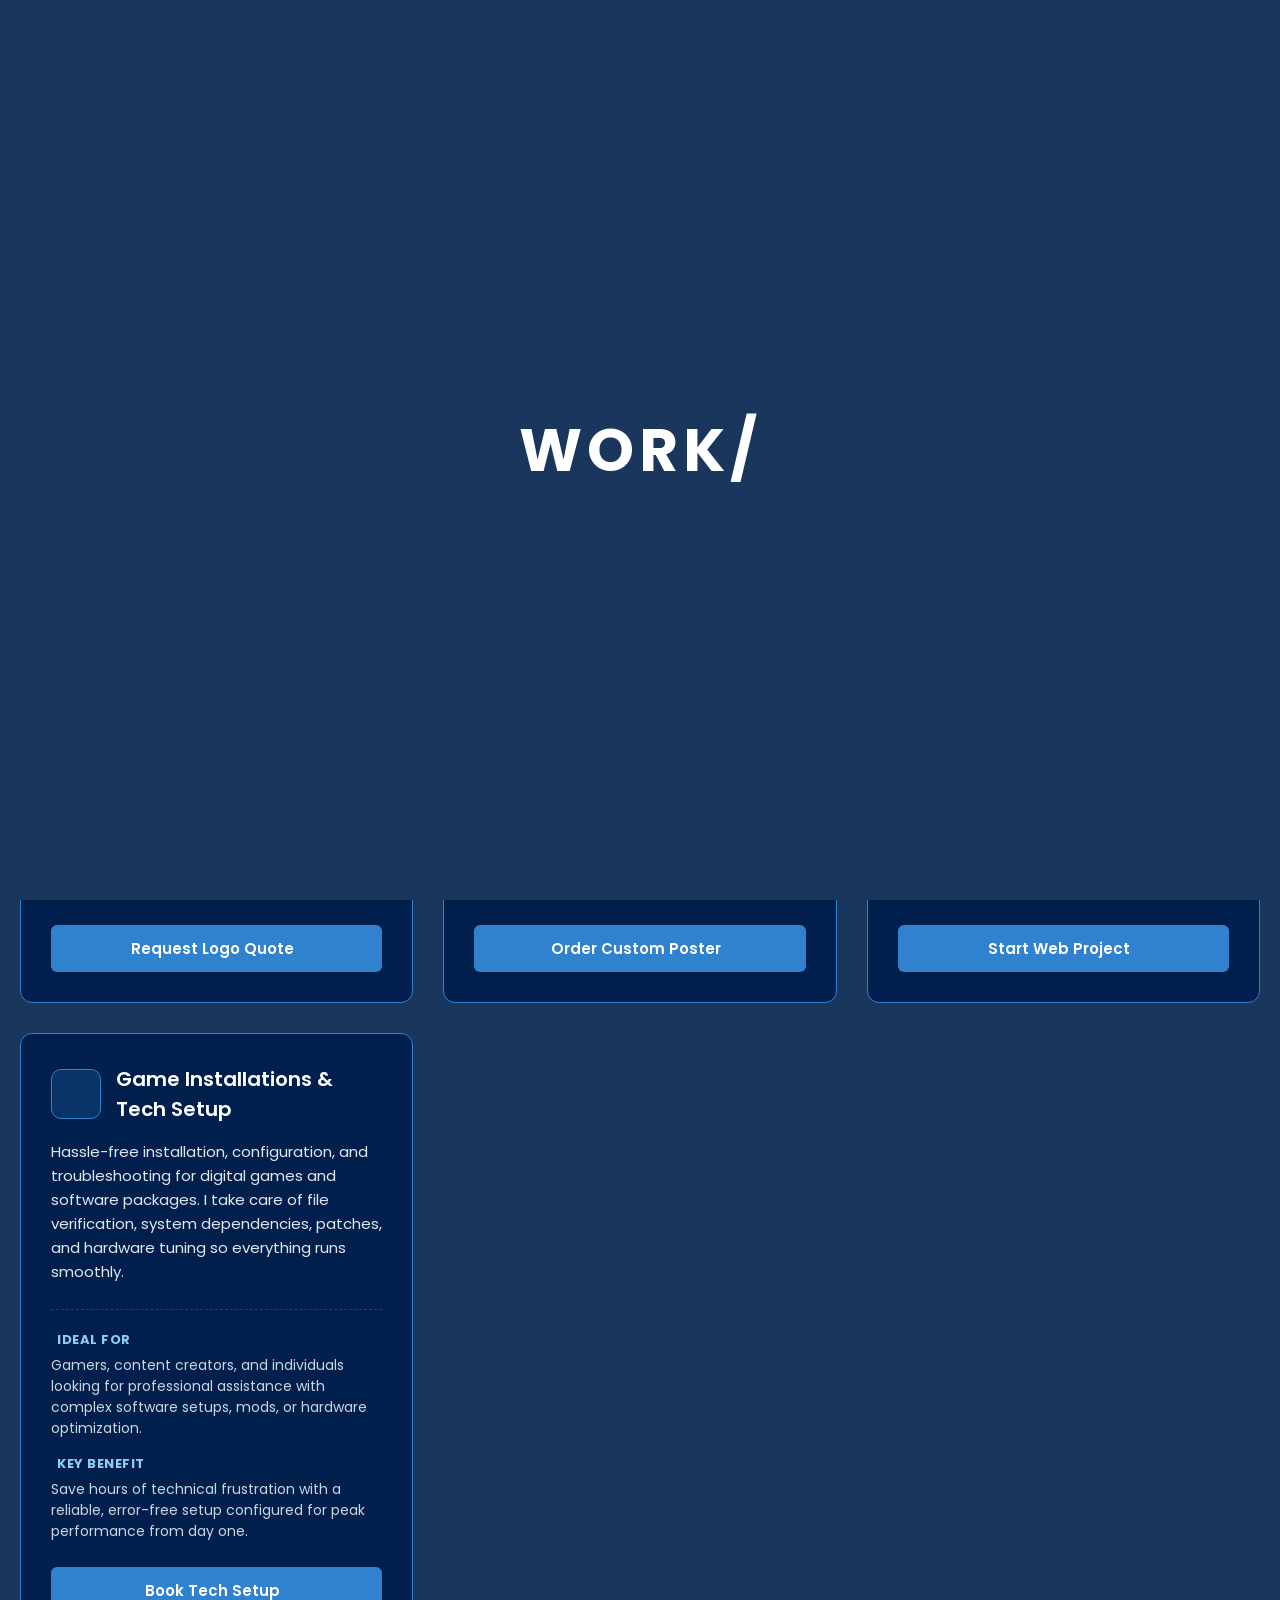
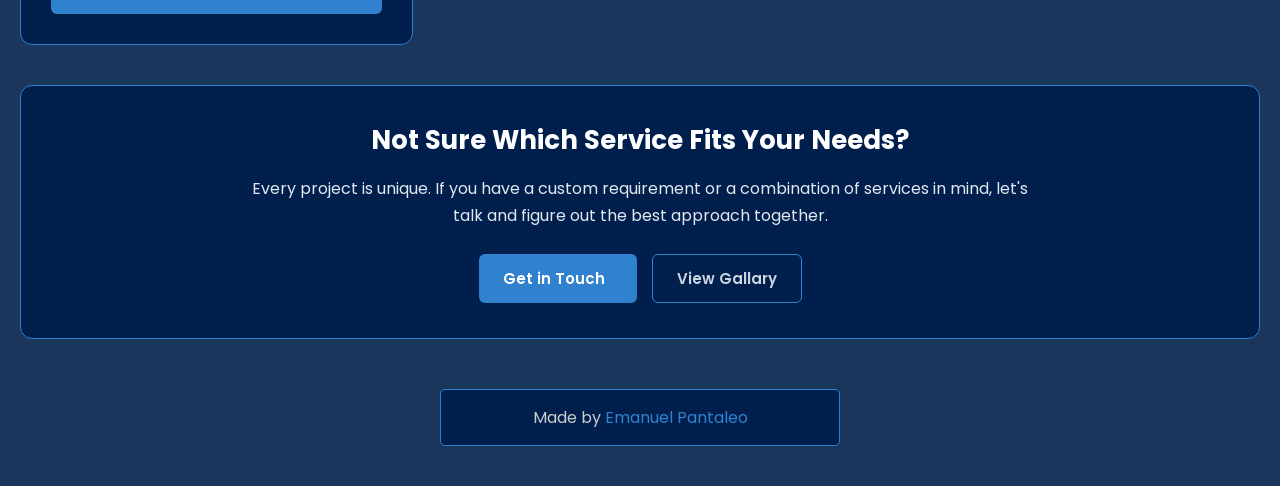
<file: pages/work.html>
<!DOCTYPE html>
<html lang="en">

<head>
    <!-- Google tag (gtag.js) -->
    <script async src="https://www.googletagmanager.com/gtag/js?id=G-T45WWDJSTZ"></script>
    <script>
        window.dataLayer = window.dataLayer || [];
        function gtag() { dataLayer.push(arguments); }
        gtag('js', new Date());

        gtag('config', 'G-T45WWDJSTZ');
    </script>


    <meta charset="UTF-8">
    <meta name="viewport" content="width=device-width, initial-scale=1.0">
    <meta name="description"
        content="Explore services offered by Emanuel Pantaleo - Logo Design, Poster Design, Web Design & Development, and Game Installations.">
    <title>Emanuel Pantaleo | Services & Work</title>
    <link rel="stylesheet" href="/css/style.css" type="text/css">
    <link rel="icon" href="/assets/icons/panta logo-07.png" type="image/x-icon">
    <link rel="stylesheet" href="https://unicons.iconscout.com/release/v4.0.0/css/line.css">


</head>

<body>
    <!---scroll bar ----->
    <div class="bar">
        <div class="scroll-bar"></div>
    </div>

    <div class="intro-loader">
        <h1 class="name">WORK/</h1>
    </div>

    <!-----scroll up button ------>
    <button id="scrollup" title="Go to up">Up</button>

    <script src="/js/scroll.js"></script>


    <!---loader -->
    <!-- <div class="loader"></div>-->

    <script src="/js/loader.js">
        // LOADING ANIMATION PAGE
        // window.addEventListener("load", () => {

        //     const name = document.querySelector(".name");
        //     const intro = document.querySelector(".intro-loader");

        //     setTimeout(() => {
        //         name.style.opacity = "1";
        //         name.style.transform = "translateY(0)";
        //     }, 300);

        //     setTimeout(() => {
        //         intro.style.top = "-100%";
        //     }, 2000);

        // });</script>

    <div class="app-container">
        <!-- Header Navigation -->
        <header class="top-bar">
            <div class="logo">
                <a href="/index.html"><img src="/assets/icons/panta logo-01.jpg" loading="lazy" alt="emanuel logo"></a>
            </div>
            <h1 class="logo-title"><a href="/index.html">Emanuel Pantaleo</a></h1>
            <nav>
                <ul class="nav-links">
                    <li><a href="/index.html">Home</a></li>
                    <li><a href="/pages/about.html">About</a></li>
                    <li><a href="/pages/work.html" class="active">Work</a></li>
                    <li><a href="/pages/contact.html">Contact</a></li>
                </ul>
            </nav>
        </header>

        <!-- Main Content Area -->
        <main class="work-page">
            <!-- Hero / Header -->
            <section class="work-hero">
                <span class="badge">
                    <h4>Services &amp; Craft</h4>
                </span>
                <h2>Services Designed to Drive Results</h2>
                <p class="tagline">From bold visual identities to high-performance web development and hassle-free tech
                    setups, here is how I can help your project thrive.</p>
            </section>

            <!-- Services Grid -->
            <section class="content-section services-section">
                <div class="services-grid">

                    <!-- Service 1: Logo Design -->
                    <div class="service-card">
                        <div class="service-header">
                            <div class="service-icon"><i class="uil uil-palette"></i></div>
                            <h3>Brand &amp; Logo Design</h3>
                        </div>
                        <p class="service-description">Your logo is the visual foundation of your business. I craft
                            clean, memorable, and unique logo designs that represent your core identity and make a
                            lasting impression across print and digital media.</p>

                        <div class="service-details">
                            <div class="detail-group">
                                <h4><i class="uil uil-users-alt"></i> Ideal For</h4>
                                <p>Startups, entrepreneurs, and established businesses looking to build a strong brand
                                    presence or refresh an outdated visual identity.</p>
                            </div>
                            <div class="detail-group">
                                <h4><i class="uil uil-check-circle"></i> Key Benefit</h4>
                                <p>Gain a distinct visual identity that builds instant trust, credibility, and brand
                                    recognition with your target audience.</p>
                            </div>
                        </div>
                        <div class="service-footer">
                            <a href="/pages/contact.html?service=logo" class="btn btn-primary">Request Logo Quote <i
                                    class="uil uil-arrow-right"></i></a>
                        </div>
                    </div>

                    <!-- Service 2: Poster Design -->
                    <div class="service-card">
                        <div class="service-header">
                            <div class="service-icon"><i class="uil uil-image-v"></i></div>
                            <h3>Poster &amp; Graphic Design</h3>
                        </div>
                        <p class="service-description">High-impact visual graphics engineered to get noticed. Whether
                            promoting an upcoming event, launching a product, or running a social campaign, I design
                            posters that pair bold artwork with crystal-clear messaging.</p>

                        <div class="service-details">
                            <div class="detail-group">
                                <h4><i class="uil uil-users-alt"></i> Ideal For</h4>
                                <p>Event organizers, business owners, artists, and marketing teams needing
                                    attention-grabbing promotional artwork for print or digital ads.</p>
                            </div>
                            <div class="detail-group">
                                <h4><i class="uil uil-check-circle"></i> Key Benefit</h4>
                                <p>Maximize engagement and response rates with eye-catching designs that command
                                    attention and communicate your message instantly.</p>
                            </div>
                        </div>
                        <div class="service-footer">
                            <a href="/pages/contact.html?service=poster" class="btn btn-primary">Order Custom Poster <i
                                    class="uil uil-arrow-right"></i></a>
                        </div>
                    </div>

                    <!-- Service 3: Web Design & Development -->
                    <div class="service-card">
                        <div class="service-header">
                            <div class="service-icon"><i class="uil uil-window-grid"></i></div>
                            <h3>Web Design &amp; Development</h3>
                        </div>
                        <p class="service-description">Custom, fast, and fully mobile-friendly websites engineered from
                            the ground up. From responsive portfolio layouts to interactive business platforms, I handle
                            both aesthetic design and clean frontend code.</p>

                        <div class="service-details">
                            <div class="detail-group">
                                <h4><i class="uil uil-users-alt"></i> Ideal For</h4>
                                <p>Businesses, freelancers, and creators wanting a modern, reliable, and high-performing
                                    online home that converts visitors into active clients.</p>
                            </div>
                            <div class="detail-group">
                                <h4><i class="uil uil-check-circle"></i> Key Benefit</h4>
                                <p>Convert more leads with a sleek, lightning-fast website optimized for mobile devices,
                                    search visibility, and seamless user experience.</p>
                            </div>
                        </div>
                        <div class="service-footer">
                            <a href="/pages/contact.html?service=web" class="btn btn-primary">Start Web Project <i
                                    class="uil uil-arrow-right"></i></a>
                        </div>
                    </div>

                    <!-- Service 4: Game Installations -->
                    <div class="service-card">
                        <div class="service-header">
                            <div class="service-icon"><i class="uil uil-game-structure"></i></div>
                            <h3>Game Installations &amp; Tech Setup</h3>
                        </div>
                        <p class="service-description">Hassle-free installation, configuration, and troubleshooting for
                            digital games and software packages. I take care of file verification, system dependencies,
                            patches, and hardware tuning so everything runs smoothly.</p>

                        <div class="service-details">
                            <div class="detail-group">
                                <h4><i class="uil uil-users-alt"></i> Ideal For</h4>
                                <p>Gamers, content creators, and individuals looking for professional assistance with
                                    complex software setups, mods, or hardware optimization.</p>
                            </div>
                            <div class="detail-group">
                                <h4><i class="uil uil-check-circle"></i> Key Benefit</h4>
                                <p>Save hours of technical frustration with a reliable, error-free setup configured for
                                    peak performance from day one.</p>
                            </div>
                        </div>
                        <div class="service-footer">
                            <a href="/pages/contact.html?service=game" class="btn btn-primary">Book Tech Setup <i
                                    class="uil uil-arrow-right"></i></a>
                        </div>
                    </div>

                </div>
            </section>

            <!-- Bottom CTA Section -->
            <section class="content-section cta-section">
                <div class="cta-card">
                    <h2>Not Sure Which Service Fits Your Needs?</h2>
                    <p>Every project is unique. If you have a custom requirement or a combination of services in mind,
                        let's talk and figure out the best approach together.</p>
                    <div class="cta-actions">
                        <a href="/pages/contact.html" class="btn btn-primary">Get in Touch <i
                                class="uil uil-arrow-right"></i></a>
                        <a href="/pages/gallary.html" class="btn btn-secondary">View Gallary</a>
                    </div>
                </div>
            </section>
        </main>

        <!-- Footer -->
        <footer class="footer">
            <p>Made by <a href="#" class="footer-link">Emanuel Pantaleo
                    <span class="tooltip-box">
                        Thanks for view my portfolio
                    </span>
                </a></p>
        </footer>
    </div>
</body>

</html>
</file>
<file: css/style.css>
@import url('https://fonts.googleapis.com/css2?family=poppins:wght@400;500;600;700&display=swap');

:root {
    --bg: #1a365d;
    --text: white;
}

* {
    margin: 0;
    padding: 0;
    box-sizing: border-box;
    font-family: 'poppins', sans-serif;
}

body.dark {
    --bg: white;
    --text: black;
}

body {
    background-color: #1a365d;
    padding: 20px;
    overflow-x: hidden;
}

/* highlighting text */
body::selection {
    background-color: #00d0ff;
    color: #fff;
}

html,
body {
    scroll-behavior: smooth;
    scroll-padding-top: 90px;
}

.bar {
    width: 100%;
    background-color: #00d0ff;
    height: 10px;
    border-radius: 50px;
    margin-bottom: 20px;
    position: sticky;
    top: 0;
    left: 0;
    z-index: 1000;
}

.scroll-bar {
    width: 100%;
    height: 100%;
    background: linear-gradient(90deg, red, yellow, blue);
    border-radius: 10px;
    margin-bottom: 20px;
    z-index: -1;
    animation: fill linear;
    transform-origin: left;
    animation-timeline: scroll();
}

@keyframes fill {
    from {
        transform: scaleX(0);
    }

    to {
        transform: scaleX(1);
    }

}

/* 
loading
.loader{
    width: 60px;
    height: 60px;
    z-index: 9999;
    display: flex;
    justify-content: center;
    align-items: center;
    border:6px solid #444;
    border-top:6px solid #00bfff;
    border-radius: 50%;
    animation:spin 1s linear infinite;
}

@keyframes spin{
    100%{
        transform:rotate(360deg);
    }
} */

/* loading animation */
.intro-loader {
    position: fixed;
    top: 0;
    left: 0;
    width: 100%;
    height: 100vh;
    background-color: var(--bg);
    display: flex;
    justify-content: center;
    align-items: center;
    z-index: 9999;
    transition: 0.8s ease;
}

.name {
    color: var(--text);
    font-size: 60px;
    letter-spacing: 5px;
    opacity: 0;
    transform: translateY(40px);
    transition: 0.8s ease;
}

@media (max-width: 768px) {
    .intro-loader {
        position: fixed;
        top: 0;
        left: 0;
        width: 100%;
        height: 100vh;
        background-color: var(--bg);
        display: flex;
        justify-content: center;
        align-items: center;
        z-index: 9999;
        transition: 0.8s ease;
    }
}

/* @keyframes fadeInDown {
    from {
        opacity: 0;
        transform: translateY(40px);
    }

    to {
        opacity: 1;
        transform: translateY(0);
    }
} */

/* footer */
.footer {
    text-align: center;
    padding: 15px;
    color: #ccc;
    background-color: #001f4d;
    border: 1px solid #3182ce;
    border-radius: 5px;
    max-width: 400px;
    margin: 50px auto 20px;
    position: relative;
    cursor: help;
}

.footer-link {
    color: #3182ce;
    text-decoration: none;
}

.tooltip-box {
    position: absolute;
    bottom: 100%;
    left: 50%;
    transform: translateX(-50%);
    background-color: #fff;
    color: #001f4d;
    padding: 5px 10px;
    border-radius: 5px;
    opacity: 0;
    visibility: hidden;
    transition: all 0.3s ease;
}

.tooltip-box:after {
    content: " ";
    position: absolute;
    top: 100%;
    left: 50%;
    border-width: 6px;
    border-style: solid;
    border-color: #fff transparent transparent transparent;
    transform: translateX(-50%);
}

.footer-link:hover .tooltip-box {
    opacity: 1;
    visibility: visible;
}

/* .app-container {
    max-width: 1220px;
    min-height: 90vh;
    margin: 0 auto;
    padding: 20px;
    border: 1px solid #3182ce;
    border-radius: 10px;
    display: flex;
    flex-direction: column;
}

.wrapper {
    margin-top: 30px;
    flex: 1;
    display: grid;
    gap: 20px;
    grid-template-columns: repeat(auto-fill, 265px);
}

.wrapper li {
    height: 250px;
    list-style: none;
    border-radius: 5px;
    padding: 15px 20px 20px;
    background-color: #ccc;
    box-shadow: 0 4px 8px rgba(0, 0, 0, 0.05);
}

.add-box,
.icon,
.button-content,
.popup,
header,
.settings .menu li {
    display: flex;
    align-items: center;
    justify-content: space-between;
}

.add-box {
    cursor: pointer;
    flex-direction: column;
    justify-content: center;
}

.add-box .icon {
    height: 78px;
    width: 78px;
    color: #3182ce;
    font-size: 40px;
    border-radius: 50%;
    justify-content: center;
    border: 2px dashed #3182ce;
}

.add-box p {
    color: #3182ce;
    font-weight: 500;
    margin-top: 20px;
}

.note {
    display: flex;
    flex-direction: column;
    justify-content: space-between;
}

.note .details {
    max-height: 165px;
    overflow-y: auto;
}

.note .details::-webkit-scrollbar,
.popup textarea::-webkit-scrollbar {
    width: 0;
}

.note .details:hover::-webkit-scrollbar,
.popup textarea:hover::-webkit-scrollbar {
    width: 5px;
}

.note .details:hover::-webkit-scrollbar-track,
.popup textarea:hover::-webkit-scrollbar-track {
    background-color: #f1f1f1;
    border-radius: 25px;
}

.note .details:hover::-webkit-scrollbar-thumb,
.popup textarea:hover::-webkit-scrollbar-thumb {
    background: #e6e6e6;
    border-radius: 25px;
}

.note p {
    font-size: 22px;
    font-weight: 500;
}

.note span {
    display: block;
    color: #575757;
    font-size: 16px;
    margin-top: 5px;
}

.note .botton-content {
    padding-top: 10px;
    border-radius: 1px solid #ccc;
}

.botton-content span {
    color: #6d6d6d;
    cursor: pointer;
    font-size: 15px;
}

.botton-content .settings {
    position: relative;
}

.botton-content .settings i {
    color: #6d6d6d;
    cursor: pointer;
    font-size: 15px;
}

.settings .menu {
    z-index: 1;
    bottom: 0;
    right: -5px;
    padding: 5px 0;
    background-color: #fff;
    position: absolute;
    border-radius: 4px;
    transform: scale(0);
    transform-origin: bottom right;
    box-shadow: 0 0 6px rgba(0, 0, 0, 0.15);
    transition: transform 0.2s ease;
}

.settings.show .menu {
    transform: scale(1);
}

.settings .menu li {
    height: 25px;
    font-size: 16px;
    margin-bottom: 2px;
    padding: 17px 15px;
    cursor: pointer;
    box-shadow: 0;
    justify-content: flex-start;
}

.menu li:last-child {
    margin-bottom: 0;
}

.menu li:hover {
    background-color: #f5f5f5;
}

.menu li i {
    padding-right: 8px;
}

.popup-box {
    position: fixed;
    top: 0;
    left: 0;
    z-index: 2;
    height: 100%;
    width: 100%;
    background: rgba(0, 0, 0, 0.4)
}

.popup-box .popup {
    position: absolute;
    top: 50%;
    left: 50%;
    z-index: 3;
    width: 100%;
    max-width: 400px;
    justify-content: center;
    transform: translate(-50%, 50%) scale(0.95);
}

.popup-box,
.popup {
    opacity: 0;
    pointer-events: none;
    transition: all 0.25s ease;
}

.popup-box.show,
.popup-box.show .popup {
    opacity: 1;
    pointer-events: auto;
}

.popup-box.show .popup {
    transform: translate(-50%, -50%) scale(1);
}

.popup .content {
    border-radius: 5px;
    background: #fff;
    width: calc(100% - 15px);
    box-shadow: 0 0 15px rgba(0, 0, 0, 0.1);
}

.content header {
    padding: 15px 25px;
    border-bottom: 1px solid #ccc;
}

.content header p {
    font-size: 20px;
    font-weight: 500;
}

.content header i {
    color: #8b8989;
    cursor: pointer;
    font-size: 23px;
}

.content form {
    margin: 15px 25px 25px;
}

.content form .row {
    margin-bottom: 20px;
}

form .row label {
    font-size: 18px;
    display: block;
    margin-bottom: 6px;
}

form :where(input, textarea) {
    height: 50px;
    width: 100%;
    outline: none;
    font-size: 17px;
    padding: 0 15px;
    border-radius: 4px;
    border: 1px solid #999;
}

form :where(input, textarea):focus {
    box-shadow: 0 20px 4px rgba(0, 0, 0, 0.11);
}

form .row textarea {
    height: 150px;
    resize: none;
    padding: 8px 15px;
}

form button {
    width: 100%;
    height: 50px;
    color: #fff;
    border: none;
    cursor: pointer;
    font-size: 17px;
    border-radius: 4px;
    background-color: #2b6cb0;
}

@media(max-width: 660px) {
    .wrapper {
        margin: 15px;
        gap: 15px;
        grid-template-columns: repeat(auto-fill, 100%);
    }

    .popup-box .popup {
        max-width: calc(100% - 15px);
    }

    .botton-content .settings i {
        font-size: 17px;
    }
} */



/* ==========================================
   About Page & Header Navigation Styling
   ========================================== */

.top-bar {
    display: flex;
    justify-content: space-between;
    align-items: center;
    margin-bottom: 30px;
    padding: 10px 10px 15px;
    position: sticky;
    background-color: #001f4d;
    border: 1px solid #3182ce;
    z-index: 100;
    border-radius: 10px;
    top: 0;
    animation: anime 0.5s ease forwards;
}

@keyframes anime {
    from {
        opacity: 0;
        transform: translate(0, -50px);
    }

    to {
        opacity: 1;
        transform: translate(0, 0);
    }
}

.logo-title a {
    color: #ffffff;
    text-decoration: none;
    font-size: 24px;
    font-weight: 700;
    letter-spacing: -0.5px;

}

.logo img {
    border-radius: 50%;
    width: 40px;
    height: 40px;
}

.nav-links {
    display: flex;
    gap: 15px;
    list-style: none;
}

.nav-links .switch-btn {
    padding: 5px 10px;
    cursor: pointer;
    border: 1px solid #00d0ff;
    background-color: #001f4d;
    border-radius: 20px;
    color: #00d0ff;
    font-size: 12px;
    display: flex;
    align-items: center;
    gap: 10px;
}

.switch-btn:hover {
    transform: scale(1.1);
}

.switch-btn i {
    font-size: 12px;
}

.nav-links a {
    color: #cbd5e0;
    text-decoration: none;
    font-weight: 500;
    font-size: 16px;
    transition: color 0.2s ease;
}

.nav-links a:hover,
.nav-links a.active {
    color: #63b3ed;
}


/* Hero Section */
.about-hero {
    display: flex;
    align-items: center;
    gap: 40px;
    padding: 25px;
    margin-bottom: 40px;
    background: rgba(0, 31, 77, 0.5);
    border: 1px solid #3182ce;
    border-radius: 12px;
}

.resume {
    padding: 10px 20px;
    border-radius: 20px;
}

.resume button {
    display: inline-block;
    background: #3182ce;
    color: #fff;
    font-size: 12px;
    font-weight: 600;
    padding: 4px 12px;
    border-radius: 20px;
    margin-bottom: 12px;
    text-transform: uppercase;
    letter-spacing: 0.5px;
    border: none;
    cursor: pointer;
    transition: transform 0.2s ease;
}

.resume button:hover {
    transform: scale(1.1);
}

.resume button i {
    padding-right: 5px;
    font-size: 18px;
}

.profile-frame {
    flex-shrink: 0;
}

.profile-img {
    width: 180px;
    height: 180px;
    border-radius: 50%;
    object-fit: cover;
    border: 3px solid #3182ce;
    box-shadow: 0 8px 20px rgba(0, 0, 0, 0.3);
}

.hero-text {
    color: #fff;
}

.badge {
    display: inline-block;
    background: #3182ce;
    color: #fff;
    font-size: 12px;
    font-weight: 600;
    padding: 4px 12px;
    border-radius: 20px;
    margin-bottom: 12px;
    text-transform: uppercase;
    letter-spacing: 0.5px;
    width: calc(100% - 20);
    /* animation: type 5s steps(23) infinite;
    overflow-x: hidden;
    border-right: 3px solid white;
    white-space: nowrap; */
}

.badge h4 {
    animation: type 5s steps(40, end) infinite,
        blink .75s step-end infinite;
    overflow-x: hidden;
    border-right: 3px solid #001f4d;
    white-space: nowrap;
    /* font-size: clamp(1.2rem, 5vw, 3rem); */
    width: 0;
}

@keyframes blink {
    50% {
        border-color: transparent;
    }
}

@keyframes type {
    from {
        width: 0;
    }

    to {
        width: 100%;
    }
}

.hero-text h2 {
    font-size: 30px;
    margin-bottom: 10px;
    color: #ffffff;
}

.tagline {
    font-size: 16px;
    color: #e2e8f0;
    line-height: 1.6;
}

/* General Content Sections */
.content-section {
    margin-bottom: 40px;
}

.section-header {
    display: flex;
    align-items: center;
    gap: 12px;
    margin-bottom: 16px;
    color: #63b3ed;
}

.section-icon {
    font-size: 26px;
}

.section-header h2 {
    font-size: 24px;
    color: #ffffff;
    font-weight: 600;
}

.card-box {
    background: #001f4d;
    border: 1px solid #3182ce;
    border-radius: 10px;
    padding: 25px;
    color: #e2e8f0;
    line-height: 1.8;
}

.card-box p+p {
    margin-top: 15px;
}

/* Mission Card */
.mission-card {
    background: linear-gradient(135deg, #2b6cb0 0%, #1a365d 100%);
    border: 1px solid #63b3ed;
    border-radius: 12px;
    padding: 35px 25px;
    text-align: center;
    color: #ffffff;
    box-shadow: 0 10px 25px rgba(0, 0, 0, 0.2);
}

.mission-icon {
    font-size: 38px;
    color: #90cdf4;
    margin-bottom: 10px;
    display: inline-block;
}

.mission-card h2 {
    font-size: 22px;
    margin-bottom: 12px;
    color: #90cdf4;
    text-transform: uppercase;
    letter-spacing: 1px;
}

.mission-text {
    font-size: 20px;
    font-weight: 500;
    line-height: 1.6;
    max-width: 850px;
    margin: 0 auto;
    font-style: italic;
}

/* skills cards */
.skills-grid {
    display: grid;
    grid-template-columns: repeat(auto-fit, minmax(260px, 1fr));
    gap: 20px;
}

.skill-card {
    background: #001f4d;
    border: 1px solid #3182ce;
    border-radius: 12px;
    padding: 22px 24px;
    color: #e2e8f0;
    transition: transform 0.3s cubic-bezier(0.4, 0, 0.2, 1), border-color 0.3s ease, box-shadow 0.3s ease;
    box-shadow: 0 4px 15px rgba(0, 0, 0, 0.2);
}

.skill-card:hover {
    transform: translateY(-4px);
    border-color: #63b3ed;
    box-shadow: 0 8px 25px rgba(0, 208, 255, 0.18);
}

.skill-info {
    display: flex;
    color: white;
    justify-content: space-between;
    margin-bottom: 8px;
    align-items: center;
    margin-bottom: 14px;
}

.skill-title {
    display: flex;
    align-items: center;
    gap: 10px;
}

.skill-icon {
    font-size: 22px;
    color: #63b3ed;
}

.skill-title {
    display: flex;
    align-items: center;
    gap: 10px;
    font-size: 17px;
    font-weight: 600;
    color: #ffffff;
}

.skill-icon {
    font-size: 24px;
    color: #00d0ff;
}

.skill-percentage {
    font-size: 14px;
    font-weight: 700;
    color: #63b3ed;
    background: rgba(49, 130, 206, 0.2);
    padding: 4px 12px;
    border-radius: 20px;
    border: 1px solid rgba(99, 179, 237, 0.3);
}


.skill-percentage {
    font-size: 14px;
    font-weight: 600;
    color: #00d0ff;
}

.skill-bar {
    height: 10px;
    border-radius: 999px;
    background-color: #333;
    background-color: rgba(255, 255, 255, 0.1);
    overflow: hidden;
    box-shadow: inset 0 1px 3px rgba(0, 0, 0, 0.4);
}

.progress {
    height: 100%;
    border-radius: inherit;
    background-color: #00d0ff;
    background: linear-gradient(90deg, #3182ce 0%, #00d0ff 100%);
    width: 0;
    animation: fills 15s linear forwards infinite;
    animation-range: entry 0% cover 50%;
}

@keyframes fills {
    to {
        width: var(--width);
    }
}


/* Values Grid */
.values-grid {
    display: grid;
    grid-template-columns: repeat(auto-fit, minmax(280px, 1fr));
    gap: 20px;
}

.value-card {
    background: #001f4d;
    border: 1px solid #3182ce;
    border-radius: 10px;
    padding: 25px;
    color: #e2e8f0;
    transition: transform 0.2s ease, border-color 0.2s ease;
}

.value-card:hover {
    transform: translateY(-3px);
    border-color: #63b3ed;
}

.value-icon {
    font-size: 32px;
    color: #63b3ed;
    margin-bottom: 12px;
}

.value-card h3 {
    font-size: 18px;
    color: #ffffff;
    margin-bottom: 10px;
}

.value-card p {
    font-size: 14px;
    line-height: 1.6;
    color: #cbd5e0;
}

/* Differentiator Section */
.differentiator-grid {
    display: grid;
    grid-template-columns: repeat(auto-fit, minmax(280px, 1fr));
    gap: 20px;
}

.diff-card {
    background: rgba(0, 31, 77, 0.7);
    border: 1px dashed #3182ce;
    border-radius: 10px;
    padding: 25px;
    color: #e2e8f0;
}

.diff-icon {
    font-size: 30px;
    color: #63b3ed;
    margin-bottom: 12px;
    display: inline-block;
}

.diff-card h3 {
    font-size: 18px;
    color: #ffffff;
    margin-bottom: 8px;
}

.diff-card p {
    font-size: 14px;
    line-height: 1.6;
    color: #cbd5e0;
}

/* CTA Section */
.cta-card {
    background: #001f4d;
    border: 1px solid #3182ce;
    border-radius: 12px;
    padding: 35px 25px;
    text-align: center;
    color: #ffffff;
}

.cta-card h2 {
    font-size: 26px;
    margin-bottom: 15px;
    color: #ffffff;
}

.cta-card p {
    font-size: 16px;
    line-height: 1.7;
    max-width: 800px;
    margin: 0 auto 25px;
    color: #e2e8f0;
}

.cta-actions {
    display: flex;
    justify-content: center;
    gap: 15px;
    flex-wrap: wrap;
}

.btn {
    display: inline-flex;
    align-items: center;
    gap: 8px;
    padding: 12px 24px;
    border-radius: 6px;
    font-size: 15px;
    font-weight: 600;
    text-decoration: none;
    transition: all 0.2s ease;
}

.btn-primary {
    background-color: #3182ce;
    color: #ffffff;
}

.btn-primary:hover {
    background-color: #2b6cb0;
}

.btn-secondary {
    background-color: transparent;
    color: #cbd5e0;
    border: 1px solid #3182ce;
}

.btn-secondary:hover {
    background-color: rgba(49, 130, 206, 0.15);
    color: #ffffff;
}

/* Responsive styles */
@media (max-width: 768px) {
    .top-bar {
        flex-direction: row;
        gap: 15px;
        text-align: center;
    }

    .logo-title {
        display: none;
    }

    .about-hero {
        flex-direction: column;
        text-align: center;
    }

    .profile-img {
        width: 140px;
        height: 140px;
    }

    .mission-text {
        font-size: 17px;
    }

    .logo img {
        display: flex;
        flex-direction: row;
        justify-content: center;
        align-items: center;
        border-radius: 50%;
        width: 30px;
        height: 30px;
    }

    .badge {
        animation: none;
    }

}

/* remove arrows from small screens */
@media (max-width: 768px) {
    .btn-primary i {
        display: none;
    }

    .resume i {
        display: none;
    }
}

/* ==========================================
   Work / Services Page Styling
   ========================================== */

.work-hero {
    text-align: center;
    padding: 30px 20px 40px;
    margin-bottom: 40px;
    background: rgba(0, 31, 77, 0.5);
    border: 1px solid #3182ce;
    border-radius: 12px;
}

.work-hero h2 {
    font-size: 32px;
    color: #ffffff;
    margin-top: 10px;
    margin-bottom: 12px;
}

.services-grid {
    display: grid;
    grid-template-columns: repeat(auto-fit, minmax(320px, 1fr));
    gap: 30px;
}

.service-card {
    background: #001f4d;
    border: 1px solid #3182ce;
    border-radius: 12px;
    padding: 30px;
    display: flex;
    flex-direction: column;
    justify-content: space-between;
    transition: transform 0.2s ease, border-color 0.2s ease, box-shadow 0.2s ease;
}

.service-card:hover {
    transform: translateY(-4px);
    border-color: #63b3ed;
    box-shadow: 0 10px 25px rgba(0, 0, 0, 0.3);
}

.service-header {
    display: flex;
    align-items: center;
    gap: 15px;
    margin-bottom: 16px;
}

.service-icon {
    width: 50px;
    height: 50px;
    border-radius: 10px;
    background: rgba(49, 130, 206, 0.2);
    border: 1px solid #3182ce;
    display: flex;
    align-items: center;
    justify-content: center;
    font-size: 26px;
    color: #63b3ed;
    flex-shrink: 0;
}

.serivce-img {
    border-radius: 10px;
    width: 100%;
    height: 300px;
    object-fit: cover;
    margin-bottom: 20px;
}

.service-header h3 {
    font-size: 20px;
    color: #ffffff;
    font-weight: 600;
}

.service-description {
    font-size: 15px;
    color: #e2e8f0;
    line-height: 1.6;
    margin-bottom: 25px;
}

.service-details {
    display: flex;
    flex-direction: column;
    gap: 15px;
    padding-top: 20px;
    border-top: 1px dashed rgba(49, 130, 206, 0.4);
    margin-bottom: 25px;
}

.detail-group h4 {
    font-size: 13px;
    color: #90cdf4;
    text-transform: uppercase;
    letter-spacing: 0.5px;
    margin-bottom: 5px;
    display: flex;
    align-items: center;
    gap: 6px;
}

.detail-group p {
    font-size: 14px;
    color: #cbd5e0;
    line-height: 1.5;
}

.service-footer {
    margin-top: auto;
}

.service-footer .btn {
    width: 100%;
    justify-content: center;
}

/* ==========================================
   Pricing & Contact Page Styling
   ========================================== */

.contact-hero {
    text-align: center;
    padding: 30px 20px 40px;
    margin-bottom: 40px;
    background: rgba(0, 31, 77, 0.5);
    border: 1px solid #3182ce;
    border-radius: 12px;
}

.contact-hero h2 {
    font-size: 32px;
    color: #ffffff;
    margin-top: 10px;
    margin-bottom: 12px;
}

.pricing-grid {
    display: grid;
    grid-template-columns: repeat(auto-fit, minmax(280px, 1fr));
    gap: 25px;
    margin-bottom: 50px;
}

.price-card {
    position: relative;
    background: #001f4d;
    border: 1px solid #3182ce;
    border-radius: 12px;
    padding: 28px 22px;
    display: flex;
    flex-direction: column;
    justify-content: space-between;
    transition: transform 0.2s ease, border-color 0.2s ease;
}

.price-card:hover {
    transform: translateY(-4px);
    border-color: #63b3ed;
}

.popular-card {
    border: 2px solid #63b3ed;
    background: linear-gradient(180deg, rgba(43, 108, 176, 0.25) 0%, #001f4d 100%);
}

.popular-badge {
    position: absolute;
    top: -12px;
    right: 20px;
    background: #3182ce;
    color: #ffffff;
    font-size: 11px;
    font-weight: 700;
    text-transform: uppercase;
    letter-spacing: 0.8px;
    padding: 4px 12px;
    border-radius: 12px;
    box-shadow: 0 4px 10px rgba(0, 0, 0, 0.3);
}

.service-tag {
    display: inline-flex;
    align-items: center;
    gap: 6px;
    font-size: 12px;
    font-weight: 600;
    color: #63b3ed;
    text-transform: uppercase;
    letter-spacing: 0.5px;
    margin-bottom: 8px;
}

.price-header h3 {
    font-size: 20px;
    color: #ffffff;
    margin-bottom: 12px;
}

.price-amount {
    font-size: 38px;
    font-weight: 700;
    color: #ffffff;
    line-height: 1;
    margin-bottom: 15px;
    display: flex;
    align-items: baseline;
    gap: 4px;
}

.price-amount .currency {
    font-size: 22px;
    color: #63b3ed;
}

.price-subtitle {
    font-size: 13px;
    font-weight: 400;
    color: #a0aec0;
    margin-left: 6px;
}

.price-description {
    font-size: 14px;
    color: #e2e8f0;
    line-height: 1.5;
    margin-bottom: 20px;
}

.workflow-box {
    background: rgba(26, 54, 93, 0.6);
    border: 1px solid rgba(49, 130, 206, 0.3);
    border-radius: 8px;
    padding: 16px;
    margin-bottom: 22px;
}

.workflow-box h4 {
    font-size: 13px;
    color: #90cdf4;
    text-transform: uppercase;
    letter-spacing: 0.5px;
    margin-bottom: 12px;
    display: flex;
    align-items: center;
    gap: 6px;
}

.workflow-steps {
    list-style: none;
    display: flex;
    flex-direction: column;
    gap: 10px;
}

.workflow-steps li {
    font-size: 13px;
    color: #cbd5e0;
    line-height: 1.4;
}

.workflow-steps strong {
    color: #ffffff;
}

.select-service-btn {
    width: 100%;
    justify-content: center;
    margin-top: auto;
}

/* Contact Section & Form */
.contact-grid {
    display: grid;
    grid-template-columns: 1fr 1.3fr;
    gap: 30px;
}

.contact-info-card {
    background: #001f4d;
    border: 1px solid #3182ce;
    border-radius: 12px;
    padding: 30px;
    color: #e2e8f0;
}

.contact-info-card h2 {
    font-size: 24px;
    color: #ffffff;
    margin-bottom: 14px;
}

.contact-info-card p {
    font-size: 15px;
    line-height: 1.6;
    margin-bottom: 25px;
    color: #cbd5e0;
}

.info-list {
    display: flex;
    flex-direction: column;
    gap: 20px;
}

.info-item {
    display: flex;
    align-items: flex-start;
    gap: 15px;
}

.info-icon {
    width: 44px;
    height: 44px;
    border-radius: 8px;
    background: rgba(49, 130, 206, 0.2);
    border: 1px solid #3182ce;
    display: flex;
    align-items: center;
    justify-content: center;
    font-size: 22px;
    color: #63b3ed;
    flex-shrink: 0;
}

.info-item h4 {
    font-size: 15px;
    color: #ffffff;
    margin-bottom: 4px;
}

.info-item p,
.info-item a {
    font-size: 14px;
    color: #cbd5e0;
    text-decoration: none;
}

.info-item a:hover {
    color: #63b3ed;
}

.contact-form-card {
    background: #001f4d;
    border: 1px solid #3182ce;
    border-radius: 12px;
    padding: 30px;
}

.form-row {
    display: grid;
    grid-template-columns: 1fr 1fr;
    gap: 15px;
}

.form-group {
    margin-bottom: 20px;
}

.form-group label {
    display: block;
    font-size: 14px;
    font-weight: 500;
    color: #e2e8f0;
    margin-bottom: 8px;
}

.required {
    color: #e53e3e;
}

.form-group input,
.form-group select,
.form-group textarea {
    caret-color: #00d0ff;
    width: 100%;
    padding: 12px 15px;
    background: #1a365d;
    border: 1px solid #3182ce;
    border-radius: 6px;
    color: #ffffff;
    font-size: 15px;
    outline: none;
    transition: border-color 0.2s ease, box-shadow 0.2s ease;
}

.form-group input:focus,
.form-group select:focus,
.form-group textarea:focus {
    border-color: #63b3ed;
    box-shadow: 0 0 8px rgba(99, 179, 237, 0.3);
}

.form-group option {
    background: #001f4d;
    color: #ffffff;
}

.form-submit-btn {
    width: 100%;
    justify-content: center;
    font-size: 16px;
    padding: 14px;
}

.form-notice {
    margin-top: 15px;
    font-size: 14px;
    text-align: center;
}

@media (max-width: 900px) {
    .contact-grid {
        grid-template-columns: 1fr;
    }

    .form-row {
        grid-template-columns: 1fr;
    }
}

/* ==========================================
   Home Page Styling (Hero, Trust, Proof, FAQ)
   ========================================== */

.home-hero {
    text-align: center;
    padding: 60px 20px 70px;
    margin-bottom: 50px;
    background: linear-gradient(135deg, rgba(43, 108, 176, 0.3) 0%, rgba(0, 31, 77, 0.7) 100%);
    border: 1px solid #3182ce;
    border-radius: 14px;
    box-shadow: 0 10px 30px rgba(0, 0, 0, 0.25);
}

.hero-content h2 {
    font-size: 38px;
    color: #ffffff;
    font-weight: 700;
    line-height: 1.25;
    margin-top: 12px;
    margin-bottom: 18px;
    max-width: 850px;
    margin-left: auto;
    margin-right: auto;
}

.hero-subtext {
    font-size: 17px;
    color: #e2e8f0;
    line-height: 1.7;
    max-width: 780px;
    margin: 0 auto 30px;
}

.hero-cta-buttons {
    display: flex;
    justify-content: center;
    gap: 16px;
    flex-wrap: wrap;
}

.center-header {
    flex-direction: column;
    text-align: center;
    margin-bottom: 30px;
}

.section-subtext {
    font-size: 15px;
    color: #a0aec0;
    margin-top: 5px;
}

/* Trust Section */
.trust-grid {
    display: grid;
    grid-template-columns: repeat(auto-fit, minmax(280px, 1fr));
    gap: 25px;
}

.trust-card {
    background: #001f4d;
    border: 1px solid #3182ce;
    border-radius: 12px;
    padding: 28px;
    color: #e2e8f0;
    transition: transform 0.2s ease, border-color 0.2s ease;
}

.trust-card:hover {
    transform: translateY(-3px);
    border-color: #63b3ed;
}

.trust-icon {
    font-size: 34px;
    color: #63b3ed;
    margin-bottom: 12px;
}

.trust-card h3 {
    font-size: 18px;
    color: #ffffff;
    margin-bottom: 10px;
}

.trust-card p {
    font-size: 14px;
    line-height: 1.6;
    color: #cbd5e0;
}

/* Social Proof & Stats */
.stats-bar {
    display: flex;
    justify-content: space-around;
    align-items: center;
    background: rgba(0, 31, 77, 0.8);
    border: 1px dashed #3182ce;
    border-radius: 12px;
    padding: 25px 15px;
    margin-bottom: 35px;
    flex-wrap: wrap;
    gap: 20px;
}

.stat-item {
    text-align: center;
}

.stat-number {
    display: block;
    font-size: 32px;
    font-weight: 700;
    color: #63b3ed;
}

.stat-label {
    font-size: 13px;
    color: #cbd5e0;
    text-transform: uppercase;
    letter-spacing: 0.5px;
}

.testimonials-grid {
    display: grid;
    grid-template-columns: repeat(auto-fit, minmax(280px, 1fr));
    gap: 25px;
}

.testimonial-card {
    background: #001f4d;
    border: 1px solid #3182ce;
    border-radius: 12px;
    padding: 25px;
    display: flex;
    flex-direction: column;
    justify-content: space-between;
}

.stars {
    color: #f6e05e;
    font-size: 18px;
    margin-bottom: 12px;
}

.testimonial-text {
    font-size: 14px;
    font-style: italic;
    color: #e2e8f0;
    line-height: 1.6;
    margin-bottom: 20px;
}

.testimonial-author strong {
    display: block;
    color: #ffffff;
    font-size: 15px;
}

.testimonial-author span {
    font-size: 13px;
    color: #a0aec0;
}

/* FAQ Section */
.faq-list {
    max-width: 850px;
    margin: 0 auto;
    display: flex;
    flex-direction: column;
    gap: 15px;
}

.faq-item {
    background: #001f4d;
    border: 1px solid #3182ce;
    border-radius: 10px;
    padding: 18px 22px;
    color: #e2e8f0;
    transition: border-color 0.5s ease;
}

.faq-item[open] {
    border-color: #63b3ed;
    background: rgba(0, 31, 77, 0.95);
}

.faq-item summary {
    cursor: pointer;
    font-size: 16px;
    color: #ffffff;
    list-style: none;
    display: flex;
    justify-content: space-between;
    align-items: center;
    outline: none;
}

.faq-item summary::-webkit-details-marker {
    display: none;
}

.faq-arrow {
    font-size: 20px;
    color: #63b3ed;
    transition: transform 0.2s ease;
}

.faq-item[open] .faq-arrow {
    transform: rotate(180deg);
}

.faq-item p {
    margin-top: 12px;
    font-size: 14px;
    line-height: 1.6;
    color: #cbd5e0;
}

@media (max-width: 768px) {
    .hero-content h2 {
        font-size: 28px;
    }

    .stats-bar {
        flex-direction: column;
        gap: 15px;
    }
}

/* ================================== */
/* Gallary styling */
/* ================================= */
.gallary {
    display: flex;
    flex-direction: column;
    align-items: center;
    justify-content: center;
    gap: 15px;
    margin-bottom: 50px;
}

.gallary-header {
    display: flex;
    flex-direction: column;
    flex-wrap: wrap;
    align-items: center;
    justify-content: center;
    gap: 15px;
    margin-bottom: 50px;
    background-color: #001f4d;
    padding: 15px;
    border-radius: 10px;
    border: 1px solid #3182ce;
    width: 80%;
}

.gallary-header h1 {
    font-size: 32px;
    color: #ffffff;
    font-weight: 700;
}

.gallary-header p {
    font-size: 16px;
    color: #cbd5e0;
    line-height: 1.6;
    text-align: center;
    max-width: 600px;
    margin: 0 auto;
}

.gallary-body {
    display: flex;
    gap: 15px;
    align-items: center;
    justify-content: center;
    border: 1px solid #3182ce;
    border-radius: 10px;
    padding: 10px;
    flex-wrap: wrap;
}

.gallary-body .btn {
    display: flex;
    gap: 10px;
    align-items: center;
    justify-content: center;
    flex-wrap: wrap;
    width: 80%;
}

@media (max-width: 768px) {
    .gallary {
        overflow: hidden;
    }

    .gallary-header {
        flex-direction: column;
        justify-content: center;
        align-items: center;
        padding: 15px;
    }

    .btn {
        width: 100%;
        margin: 0 auto;
        display: grid;
        grid-template-columns: repeat(auto-fit, minmax(200px, 1fr));
        text-align: center;
    }

    /* 
    .gallary-body {
        display: flex;
        flex-direction: column;
        align-items: center;
        justify-content: center;
        flex-wrap: wrap;
        gap: 15px;
    }

    .gallary-img {
        height: 250px;
        width: 250px;
        padding: 10px;
        margin: 10px;
        border-radius: 20px;
    } */
}

/* gallary buttons filter */
.btn-filter {
    padding: 10px 20px;
    background-color: #3182ce;
    border-radius: 5px;
    color: #ffffff;
    font-weight: 500;
    transition: 400ms;
}

.btn-filter.active {
    background-color: #63b3ed;
}

.btn a {
    text-decoration: none;
    color: #fff;
}

.btn-filter:hover {
    background-color: #63b3ed;
    transform: scale(1.1, 1.1);
}

/* gallary images wrapper */
.gallary-wrapper {
    display: flex;
    gap: 15px;
    align-items: center;
    justify-content: center;
    flex-wrap: wrap;
}

/* gallary images */
.gallary-img {
    overflow: hidden;
    height: 300px;
    width: 250px;
    border-radius: 10px;
    cursor: pointer;
    transition: 400ms;
}

.gallary-img img {
    width: 100%;
    height: 100%;
    object-fit: fill;
}

.gallary-img:hover {
    transform: scale(1.1, 1.1);
}

.gallary-body:hover .gallary-img:not(:hover) {
    transform: scale(0.9, 0.9);
    filter: blur(10px);
}

.gallary-body-container {
    padding: 20px;
    margin-bottom: 20px;
    border-radius: 10px;
    text-align: center;
}

.gallary-body-container h1 {
    font-size: 32px;
    color: #ffffff;
    font-weight: 700;
    margin-bottom: 20px;
}

/* scroll up button */
#scrollup {
    display: none;
    position: fixed;
    bottom: 20px;
    right: 20px;
    z-index: 1000;
    background: #00d0ff;
    color: #fff;
    outline: none;
    cursor: pointer;
    padding: 12px 16px;
    border-radius: 50%;
    box-shadow: 0 10px 20px rgba(0, 0, 0, 0.15);
    transition: background-color 0.3s ease;
}

#scrollup:hover {
    background-color: #0056b3;
}


.cards {
    display: flex;
    gap: 15px;
    align-items: center;
    justify-content: center;
    /* border: 1px solid #3182ce; */
    border-radius: 10px;
    padding: 10px;
    flex-wrap: wrap;
}

.card {
    position: relative;
    box-sizing: border-box;
    width: 200px;
    height: 240px;
    padding: 20px;
    transition: transform 0.4s ease;
    box-shadow: 0 0 0 1px #001f4d,
        0 14px 28px -14px #0056b3;
}

.card img {
    width: 100%;
    height: 100%;
    max-width: 190px;
    object-fit: cover;
}

.card:hover {
    transform: translateY(-4px);
}

.line {
    position: absolute;
    background: #00d0ff;
    transition: all .4s ease;
}

.top {
    inset: 0 auto auto 0;
    width: 0;
    height: 2px;
}

.right {
    inset: 0 0 auto auto;
    width: 2px;
    height: 0;
    transition-delay: .15s;
}

.bottom {
    inset: auto 0 0 auto;
    width: 0;
    height: 2px;
    transition-delay: .3s;
}

.left {
    inset: auto auto 0 0;
    width: 2px;
    height: 0;
    transition-delay: .45s;
}

.card:hover .top,
.card:hover .bottom {
    width: 100%;
}

.card:hover .right,
.card:hover .left {
    height: 100%;
}
</file>
<file: css/admin.css>
@import url('https://fonts.googleapis.com/css2?family=poppins:wght@400;500;600;700&display=swap');

:root {
    --admin-bg: #0e2a52;
    --admin-sidebar: #001b42;
    --admin-card: #001f4d;
    --admin-border: #3182ce;
    --admin-border-light: rgba(99, 179, 237, 0.25);
    --admin-text: #e2e8f0;
    --admin-muted: #cbd5e0;
    --admin-accent: #00d0ff;
    --admin-blue: #63b3ed;
    --admin-blue-dark: #2b6cb0;
    --admin-green: #48bb78;
    --admin-red: #f56565;
    --admin-amber: #ed8936;
    --admin-cyan: #38b2ac;
    --admin-radius: 12px;
    --admin-shadow: 0 8px 25px rgba(0, 0, 0, 0.25);
    --admin-sidebar-w: 250px;
}

* {
    margin: 0;
    padding: 0;
    box-sizing: border-box;
    font-family: 'poppins', sans-serif;
}

::selection {
    background-color: var(--admin-accent);
    color: #fff;
}

body {
    background: var(--admin-bg);
    color: var(--admin-text);
    min-height: 100vh;
}

a {
    text-decoration: none;
}

/* ===================== LAYOUT ===================== */
.admin-layout {
    display: flex;
    min-height: 100vh;
}

/* ===================== SIDEBAR ===================== */
.sidebar {
    width: var(--admin-sidebar-w);
    background: linear-gradient(180deg, var(--admin-sidebar) 0%, #00122f 100%);
    border-right: 1px solid var(--admin-border);
    position: fixed;
    top: 0;
    left: 0;
    height: 100vh;
    display: flex;
    flex-direction: column;
    z-index: 100;
    transition: transform 0.3s ease;
}

.sidebar-brand {
    display: flex;
    align-items: center;
    gap: 12px;
    padding: 22px 20px;
    border-bottom: 1px solid rgba(99, 179, 237, 0.2);
}

.sidebar-brand img {
    width: 42px;
    height: 42px;
    border-radius: 50%;
    border: 2px solid var(--admin-accent);
}

.sidebar-brand h2 {
    font-size: 15px;
    font-weight: 600;
    color: #fff;
    line-height: 1.2;
}

.sidebar-brand span {
    display: block;
    font-size: 11px;
    font-weight: 400;
    color: var(--admin-accent);
    letter-spacing: 0.5px;
    text-transform: uppercase;
}

.sidebar-nav {
    flex: 1;
    padding: 18px 14px;
    overflow-y: auto;
}

.nav-section-title {
    font-size: 10px;
    letter-spacing: 1.5px;
    text-transform: uppercase;
    color: rgba(203, 213, 224, 0.6);
    padding: 10px 12px 6px;
}

.sidebar-nav a {
    display: flex;
    align-items: center;
    gap: 12px;
    padding: 11px 12px;
    border-radius: 8px;
    color: var(--admin-muted);
    font-size: 14px;
    font-weight: 500;
    margin-bottom: 4px;
    transition: background 0.2s ease, color 0.2s ease, transform 0.2s ease;
}

.sidebar-nav a i {
    font-size: 18px;
    width: 22px;
    text-align: center;
}

.sidebar-nav a:hover {
    background: rgba(49, 130, 206, 0.18);
    color: #fff;
    transform: translateX(3px);
}

.sidebar-nav a.active {
    background: linear-gradient(90deg, rgba(49, 130, 206, 0.35) 0%, rgba(0, 208, 255, 0.12) 100%);
    color: var(--admin-accent);
    border-left: 3px solid var(--admin-accent);
    font-weight: 600;
}

.sidebar-footer {
    padding: 16px 14px;
    border-top: 1px solid rgba(99, 179, 237, 0.2);
}

.sidebar-footer a {
    display: flex;
    align-items: center;
    gap: 12px;
    padding: 11px 12px;
    border-radius: 8px;
    color: var(--admin-muted);
    font-size: 14px;
    font-weight: 500;
    transition: background 0.2s ease, color 0.2s ease;
}

.sidebar-footer a:hover {
    background: rgba(245, 101, 101, 0.12);
    color: var(--admin-red);
}

.sidebar-footer a.logout {
    color: var(--admin-red);
}

.sidebar-footer a i {
    font-size: 18px;
    width: 22px;
    text-align: center;
}

.sidebar-backdrop {
    display: none;
    position: fixed;
    inset: 0;
    background: rgba(0, 0, 0, 0.55);
    z-index: 99;
}

/* ===================== MAIN ===================== */
.main-area {
    flex: 1;
    margin-left: var(--admin-sidebar-w);
    display: flex;
    flex-direction: column;
    min-width: 0;
}

/* ===================== TOPBAR ===================== */
.topbar {
    position: sticky;
    top: 0;
    z-index: 50;
    display: flex;
    align-items: center;
    justify-content: space-between;
    gap: 15px;
    padding: 14px 28px;
    background: rgba(14, 42, 82, 0.92);
    backdrop-filter: blur(8px);
    border-bottom: 1px solid var(--admin-border);
}

.menu-btn {
    display: none;
    background: var(--admin-card);
    border: 1px solid var(--admin-border);
    color: var(--admin-accent);
    width: 40px;
    height: 40px;
    border-radius: 8px;
    font-size: 20px;
    cursor: pointer;
}

.topbar-title h3 {
    font-size: 18px;
    font-weight: 600;
    color: #fff;
}

.topbar-title p {
    font-size: 12px;
    color: var(--admin-muted);
}

.topbar-actions {
    display: flex;
    align-items: center;
    gap: 14px;
}

.topbar-search {
    display: flex;
    align-items: center;
    gap: 8px;
    background: var(--admin-card);
    border: 1px solid var(--admin-border);
    border-radius: 8px;
    padding: 8px 14px;
    color: var(--admin-blue);
}

.topbar-search input {
    background: none;
    border: none;
    outline: none;
    color: var(--admin-text);
    font-family: 'poppins', sans-serif;
    font-size: 13px;
    width: 180px;
}

.topbar-search input::placeholder {
    color: rgba(203, 213, 224, 0.6);
}

.icon-btn {
    position: relative;
    width: 40px;
    height: 40px;
    border-radius: 8px;
    background: var(--admin-card);
    border: 1px solid var(--admin-border);
    color: var(--admin-blue);
    font-size: 18px;
    cursor: pointer;
    display: flex;
    align-items: center;
    justify-content: center;
    transition: color 0.2s ease, border-color 0.2s ease;
}

.icon-btn:hover {
    color: var(--admin-accent);
    border-color: var(--admin-accent);
}

.icon-btn .dot {
    position: absolute;
    top: 8px;
    right: 8px;
    width: 8px;
    height: 8px;
    background: var(--admin-accent);
    border-radius: 50%;
    border: 2px solid var(--admin-card);
}

.admin-user {
    display: flex;
    align-items: center;
    gap: 10px;
    padding: 5px 12px 5px 5px;
    border: 1px solid var(--admin-border);
    background: var(--admin-card);
    border-radius: 10px;
}

.admin-user img {
    width: 34px;
    height: 34px;
    border-radius: 50%;
    border: 2px solid var(--admin-accent);
}

.admin-user-info b {
    display: block;
    font-size: 12.5px;
    color: #fff;
    line-height: 1.2;
}

.admin-user-info span {
    font-size: 10.5px;
    color: var(--admin-muted);
}

.admin-user i {
    color: var(--admin-accent);
    font-size: 13px;
}

/* ===================== CONTENT ===================== */
.admin-content {
    flex: 1;
    padding: 26px 28px;
    max-width: 1400px;
    width: 100%;
    margin: 0 auto;
}

.page-header {
    display: flex;
    align-items: center;
    justify-content: space-between;
    gap: 15px;
    margin-bottom: 24px;
    flex-wrap: wrap;
}

.page-header h2 {
    font-size: 22px;
    color: #fff;
    font-weight: 600;
}

.page-header p {
    font-size: 13px;
    color: var(--admin-muted);
}

.btn {
    display: inline-flex;
    align-items: center;
    gap: 8px;
    padding: 9px 18px;
    border-radius: 8px;
    font-size: 13px;
    font-weight: 600;
    font-family: 'poppins', sans-serif;
    cursor: pointer;
    border: 1px solid transparent;
    transition: transform 0.2s ease, box-shadow 0.2s ease;
}

.btn:hover {
    transform: translateY(-2px);
}

.btn i {
    font-size: 15px;
}

.btn-primary {
    background: linear-gradient(90deg, #3182ce 0%, #00d0ff 100%);
    color: #fff;
    box-shadow: 0 4px 15px rgba(0, 208, 255, 0.25);
}

.btn-secondary {
    background: var(--admin-card);
    border-color: var(--admin-border);
    color: var(--admin-blue);
}

.btn-danger {
    background: rgba(245, 101, 101, 0.12);
    border-color: rgba(245, 101, 101, 0.4);
    color: var(--admin-red);
}

.btn:hover {
    transform: translateY(-2px);
}

.btn:active {
    transform: translateY(0);
}

/* ===================== STAT CARDS ===================== */
.stats-grid {
    display: grid;
    grid-template-columns: repeat(auto-fit, minmax(230px, 1fr));
    gap: 18px;
    margin-bottom: 26px;
}

.stat-card {
    background: var(--admin-card);
    border: 1px solid var(--admin-border);
    border-radius: var(--admin-radius);
    padding: 20px;
    display: flex;
    align-items: center;
    gap: 15px;
    box-shadow: var(--admin-shadow);
    transition: transform 0.2s ease, border-color 0.2s ease;
}

.stat-card:hover {
    transform: translateY(-4px);
    border-color: var(--admin-accent);
}

.stat-icon {
    width: 52px;
    height: 52px;
    border-radius: 12px;
    display: flex;
    align-items: center;
    justify-content: center;
    font-size: 24px;
    flex-shrink: 0;
}

.stat-icon.cyan {
    background: rgba(0, 208, 255, 0.12);
    color: var(--admin-accent);
    border: 1px solid rgba(0, 208, 255, 0.3);
}

.stat-icon.blue {
    background: rgba(99, 179, 237, 0.12);
    color: var(--admin-blue);
    border: 1px solid rgba(99, 179, 237, 0.3);
}

.stat-icon.green {
    background: rgba(72, 187, 120, 0.12);
    color: var(--admin-green);
    border: 1px solid rgba(72, 187, 120, 0.3);
}

.stat-icon.purple {
    background: rgba(129, 140, 248, 0.12);
    color: #818cf8;
    border: 1px solid rgba(129, 140, 248, 0.3);
}

.stat-info h4 {
    font-size: 13px;
    font-weight: 500;
    color: var(--admin-muted);
    margin-bottom: 4px;
}

.stat-info .stat-value {
    font-size: 26px;
    font-weight: 700;
    color: #fff;
    line-height: 1;
}

.stat-trend {
    display: inline-flex;
    align-items: center;
    gap: 4px;
    font-size: 11.5px;
    font-weight: 600;
    margin-top: 6px;
}

.stat-trend.up {
    color: var(--admin-green);
}

.stat-trend.down {
    color: var(--admin-red);
}

/* ===================== GRID SECTIONS ===================== */
.dash-grid {
    display: grid;
    grid-template-columns: 1.4fr 1fr;
    gap: 18px;
    margin-bottom: 26px;
}

.section-card {
    background: var(--admin-card);
    border: 1px solid var(--admin-border);
    border-radius: var(--admin-radius);
    padding: 20px;
    box-shadow: var(--admin-shadow);
}

.section-card-header {
    display: flex;
    align-items: center;
    justify-content: space-between;
    margin-bottom: 18px;
    flex-wrap: wrap;
    gap: 10px;
}

.section-card-header h3 {
    font-size: 15.5px;
    font-weight: 600;
    color: #fff;
}

.section-card-header h3 i {
    color: var(--admin-accent);
    margin-right: 8px;
    font-size: 17px;
}

.link-more {
    font-size: 12.5px;
    color: var(--admin-accent);
    font-weight: 500;
}

.link-more:hover {
    text-decoration: underline;
}

/* ===================== CHART ===================== */
.chart-bars {
    display: flex;
    align-items: flex-end;
    gap: 14px;
    height: 190px;
    padding: 10px 6px 0;
}

.chart-bar-wrap {
    flex: 1;
    display: flex;
    flex-direction: column;
    align-items: center;
    gap: 8px;
    height: 100%;
    justify-content: flex-end;
}

.chart-bar {
    width: 100%;
    max-width: 46px;
    border-radius: 6px 6px 0 0;
    background: linear-gradient(180deg, #00d0ff 0%, #3182ce 100%);
    animation: growBar 0.9s ease forwards;
    transform-origin: bottom;
    position: relative;
}

@keyframes growBar {
    from {
        height: 0;
        opacity: 0.4;
    }
}

.chart-bar:hover {
    filter: brightness(1.2);
}

.chart-bar-label {
    font-size: 11px;
    color: var(--admin-muted);
    font-weight: 500;
}

.chart-legend {
    display: flex;
    gap: 18px;
    margin-top: 12px;
    padding-top: 12px;
    border-top: 1px solid var(--admin-border);
    justify-content: center;
}

.legend-item {
    display: flex;
    align-items: center;
    gap: 7px;
    font-size: 12px;
    color: var(--admin-muted);
}

.legend-color {
    width: 10px;
    height: 10px;
    border-radius: 3px;
}

/* ===================== RECENT MESSAGES ===================== */
.msg-list {
    display: flex;
    flex-direction: column;
}

.msg-item {
    display: flex;
    align-items: center;
    gap: 12px;
    padding: 11px 0;
    border-bottom: 1px solid rgba(99, 179, 237, 0.15);
}

.msg-item:last-child {
    border-bottom: none;
}

.msg-avatar {
    width: 38px;
    height: 38px;
    border-radius: 50%;
    background: linear-gradient(135deg, #2b6cb0 0%, #00d0ff 100%);
    color: #fff;
    font-size: 14px;
    font-weight: 600;
    display: flex;
    align-items: center;
    justify-content: center;
    flex-shrink: 0;
}

.msg-body {
    flex: 1;
    min-width: 0;
}

.msg-body b {
    font-size: 13px;
    color: #fff;
    display: block;
}

.msg-body p {
    font-size: 12px;
    color: var(--admin-muted);
    white-space: nowrap;
    overflow: hidden;
    text-overflow: ellipsis;
}

.msg-time {
    font-size: 11px;
    color: rgba(203, 213, 224, 0.6);
    flex-shrink: 0;
}

/* ===================== TABLE ===================== */
.table-wrap {
    overflow-x: auto;
    border-radius: var(--admin-radius);
}

.data-table {
    width: 100%;
    border-collapse: collapse;
    min-width: 600px;
}

.data-table th {
    text-align: left;
    font-size: 11px;
    text-transform: uppercase;
    letter-spacing: 0.8px;
    color: rgba(203, 213, 224, 0.7);
    padding: 10px 12px;
    border-bottom: 1px solid var(--admin-border);
    white-space: nowrap;
}

.data-table td {
    padding: 12px;
    font-size: 13px;
    border-bottom: 1px solid rgba(99, 179, 237, 0.15);
    white-space: nowrap;
}

.data-table tr:last-child td {
    border-bottom: none;
}

.data-table tbody tr {
    transition: background 0.2s ease;
}

.data-table tbody tr:hover {
    background: rgba(49, 130, 206, 0.1);
}

.project-name {
    display: flex;
    align-items: center;
    gap: 10px;
    font-weight: 500;
    color: #fff;
}

.project-thumb {
    width: 34px;
    height: 34px;
    border-radius: 8px;
    background: linear-gradient(135deg, #2b6cb0 0%, #00d0ff 100%);
    display: flex;
    align-items: center;
    justify-content: center;
    color: #fff;
    font-size: 15px;
    flex-shrink: 0;
}

.project-thumb.alt {
    background: linear-gradient(135deg, #6b21a8 0%, #818cf8 100%);
}

.project-thumb.alt2 {
    background: linear-gradient(135deg, #065f46 0%, #48bb78 100%);
}

.project-thumb.alt3 {
    background: linear-gradient(135deg, #9a3412 0%, #ed8936 100%);
}

.status-badge {
    padding: 4px 12px;
    border-radius: 20px;
    font-size: 11px;
    font-weight: 600;
}

.status-badge.completed {
    background: rgba(72, 187, 120, 0.12);
    color: var(--admin-green);
    border: 1px solid rgba(72, 187, 120, 0.3);
}

.status-badge.progress {
    background: rgba(0, 208, 255, 0.12);
    color: var(--admin-accent);
    border: 1px solid rgba(0, 208, 255, 0.3);
}

.status-badge.pending {
    background: rgba(237, 137, 54, 0.12);
    color: var(--admin-amber, #ed8936);
    border: 1px solid rgba(237, 137, 54, 0.3);
}

.status-badge.paused {
    background: rgba(245, 101, 101, 0.12);
    color: var(--admin-red);
    border: 1px solid rgba(245, 101, 101, 0.3);
}

.table-action {
    background: none;
    border: 1px solid var(--admin-border);
    color: var(--admin-blue);
    border-radius: 6px;
    width: 30px;
    height: 30px;
    cursor: pointer;
    font-size: 14px;
    transition: color 0.2s ease, border-color 0.2s ease;
}

.table-action:hover {
    color: var(--admin-accent);
    border-color: var(--admin-accent);
}

/* ===================== FORMS ===================== */
.settings-grid {
    display: grid;
    grid-template-columns: 1fr 1fr;
    gap: 18px;
}

.form-group {
    margin-bottom: 16px;
}

.form-group label {
    display: block;
    font-size: 12.5px;
    font-weight: 500;
    color: var(--admin-muted);
    margin-bottom: 6px;
}

.form-group input,
.form-group textarea,
.form-group select {
    width: 100%;
    background: var(--admin-bg);
    border: 1px solid var(--admin-border);
    border-radius: 8px;
    padding: 10px 14px;
    color: var(--admin-text);
    font-size: 13.5px;
    font-family: 'poppins', sans-serif;
    outline: none;
    transition: border-color 0.2s ease, box-shadow 0.2s ease;
    caret-color: var(--admin-accent);
}

.form-group input:focus,
.form-group textarea:focus,
.form-group select:focus {
    border-color: var(--admin-accent);
    box-shadow: 0 0 0 3px rgba(0, 208, 255, 0.12);
}

.form-group input::placeholder,
.form-group textarea::placeholder {
    color: rgba(203, 213, 224, 0.5);
}

.form-group textarea {
    resize: vertical;
    min-height: 90px;
}

.form-row {
    display: grid;
    grid-template-columns: 1fr 1fr;
    gap: 14px;
}

.avatar-upload {
    display: flex;
    align-items: center;
    gap: 16px;
    margin-bottom: 20px;
}

.avatar-upload img {
    width: 70px;
    height: 70px;
    border-radius: 50%;
    border: 3px solid var(--admin-accent);
}

.avatar-upload .btn {
    font-size: 12px;
    padding: 7px 14px;
}

/* toggles */
.toggle-item {
    display: flex;
    align-items: center;
    justify-content: space-between;
    padding: 13px 0;
    border-bottom: 1px solid rgba(99, 179, 237, 0.15);
}

.toggle-item:last-child {
    border-bottom: none;
}

.toggle-item b {
    font-size: 13.5px;
    color: #fff;
    font-weight: 500;
    display: block;
}

.toggle-item p {
    font-size: 12px;
    color: var(--admin-muted);
}

.toggle {
    position: relative;
    width: 44px;
    height: 24px;
    flex-shrink: 0;
}

.toggle input {
    opacity: 0;
    width: 0;
    height: 0;
}

.toggle-slider {
    position: absolute;
    inset: 0;
    background: rgba(203, 213, 224, 0.25);
    border-radius: 20px;
    cursor: pointer;
    transition: background 0.25s ease;
}

.toggle-slider::before {
    content: "";
    position: absolute;
    width: 18px;
    height: 18px;
    left: 3px;
    top: 3px;
    background: #fff;
    border-radius: 50%;
    transition: transform 0.25s ease;
}

.toggle input:checked+.toggle-slider {
    background: linear-gradient(90deg, #3182ce 0%, #00d0ff 100%);
}

.toggle input:checked+.toggle-slider::before {
    transform: translateX(20px);
}

.form-actions {
    display: flex;
    gap: 12px;
    margin-top: 20px;
}

/* ===================== QUICK LINKS ===================== */
.quick-links {
    display: grid;
    gap: 10px;
}

.quick-link {
    display: flex;
    align-items: center;
    gap: 12px;
    padding: 12px 14px;
    background: var(--admin-bg);
    border: 1px solid rgba(99, 179, 237, 0.25);
    border-radius: 8px;
    color: var(--admin-text);
    font-size: 13px;
    font-weight: 500;
    transition: transform 0.2s ease, border-color 0.2s ease;
}

.quick-link i {
    color: var(--admin-accent);
    font-size: 17px;
    width: 20px;
    text-align: center;
}

.quick-link:hover {
    transform: translateX(4px);
    border-color: var(--admin-accent);
}

/* ===================== TOAST ===================== */
.toast {
    position: fixed;
    bottom: 24px;
    right: 24px;
    background: var(--admin-card);
    border: 1px solid var(--admin-accent);
    color: var(--admin-text);
    padding: 13px 18px;
    border-radius: 10px;
    font-size: 13.5px;
    font-weight: 500;
    display: flex;
    align-items: center;
    gap: 10px;
    box-shadow: 0 10px 30px rgba(0, 0, 0, 0.4);
    transform: translateY(80px);
    opacity: 0;
    transition: transform 0.35s ease, opacity 0.35s ease;
    z-index: 200;
}

.toast.show {
    transform: translateY(0);
    opacity: 1;
}

.toast i {
    color: var(--admin-green);
    font-size: 18px;
}

/* ===================== FOOTER ===================== */
.admin-footer {
    text-align: center;
    padding: 18px 28px;
    font-size: 12px;
    color: rgba(203, 213, 224, 0.55);
    border-top: 1px solid var(--admin-border);
}

.admin-footer a {
    color: var(--admin-accent);
}

/* ===================== RESPONSIVE ===================== */
@media (max-width: 1080px) {
    .dash-grid,
    .settings-grid {
        grid-template-columns: 1fr;
    }
}

@media (max-width: 900px) {
    .sidebar {
        transform: translateX(-100%);
    }

    .sidebar.open {
        transform: translateX(0);
    }

    .sidebar-backdrop.show {
        display: block;
    }

    .main-area {
        margin-left: 0;
    }

    .menu-btn {
        display: flex;
        align-items: center;
        justify-content: center;
    }

    .topbar-search {
        display: none;
    }
}

@media (max-width: 560px) {
    .topbar {
        padding: 12px 16px;
    }

    .admin-content {
        padding: 18px 16px;
    }

    .admin-user-info,
    .admin-user>i {
        display: none;
    }

    .admin-user {
        padding: 4px;
    }

    .form-row {
        grid-template-columns: 1fr;
    }

    .stats-grid {
        grid-template-columns: 1fr 1fr;
        gap: 12px;
    }

    .stat-card {
        flex-direction: column;
        align-items: flex-start;
        gap: 10px;
        padding: 16px;
    }
}
</file>
